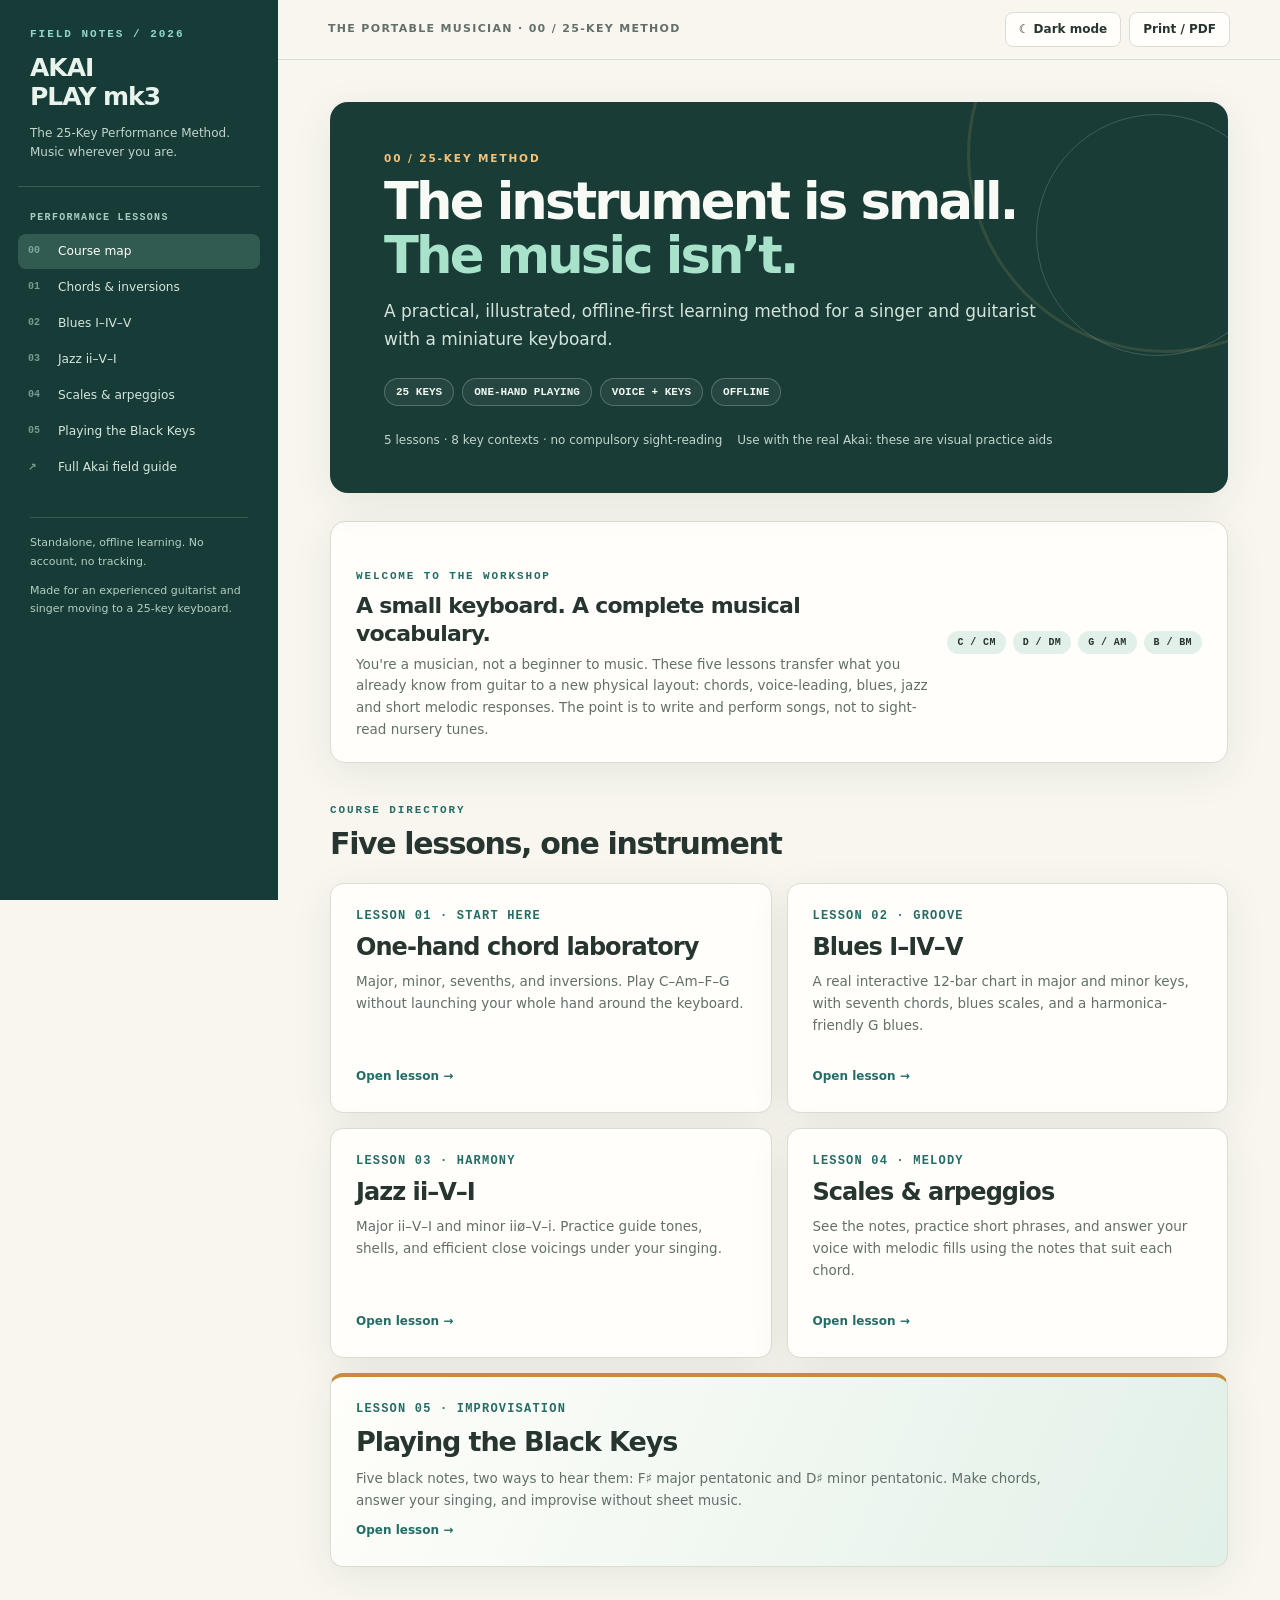
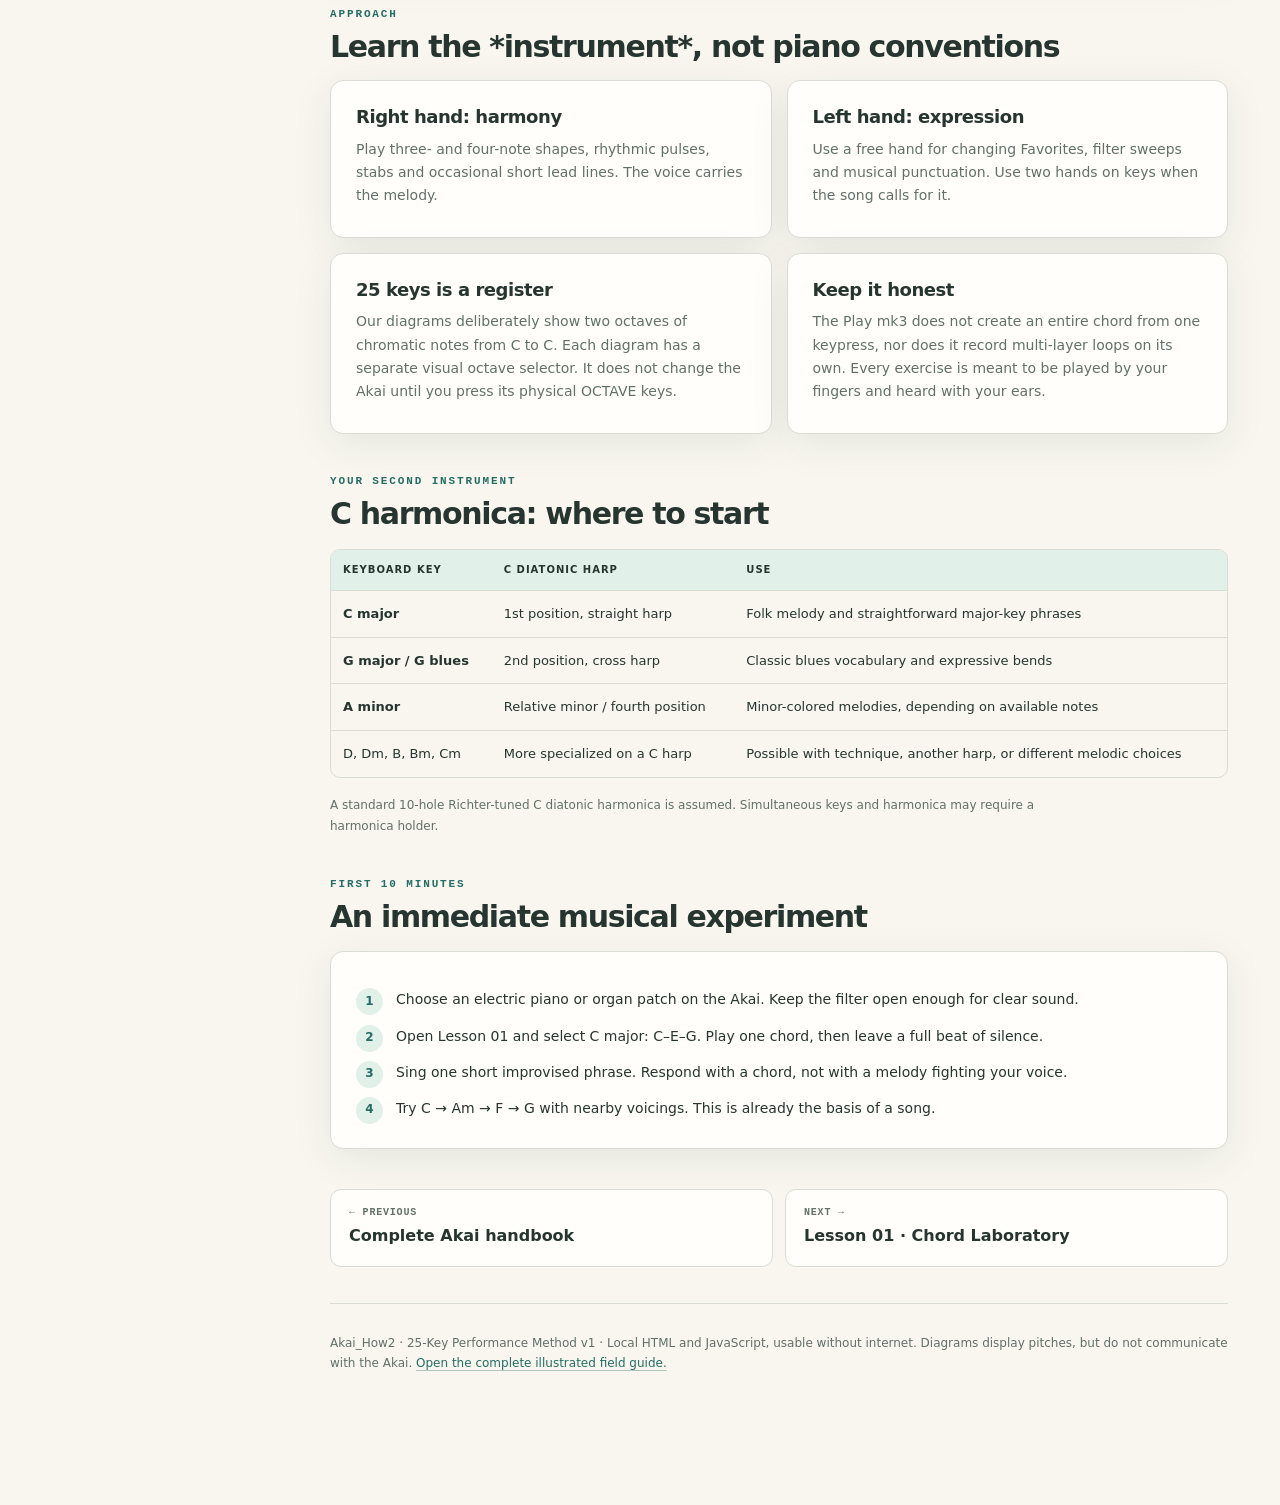
<file: index.html>
<!doctype html><html lang="en"><head><meta charset="utf-8"><meta name="viewport" content="width=device-width, initial-scale=1"><meta name="color-scheme" content="light dark"><meta name="description" content="Akai MPK Mini Play mk3 offline 25-key performance lessons for singers and guitarists: chords, blues, jazz, scales, arpeggios, pentatonic improvisation."><title>Akai 25-Key Performance Method | Chords, Blues and Jazz</title><link rel="stylesheet" href="lessons/assets/lessons.css"><link rel="stylesheet" href="lessons/assets/black-keys.css"></head>
<body data-page="index"><div class="page">
<aside class="side" id="side-nav" aria-label="Course navigation"><div class="brand"><div class="brand-label">FIELD NOTES / 2026</div><div class="brand-name">AKAI<br>PLAY mk3</div><p class="brand-desc">The 25-Key Performance Method.<br>Music wherever you are.</p></div><div class="site-nav-title">Performance lessons</div><nav class="nav-links"><a href="index.html"><span class="nav-num">00</span><span>Course map</span></a><a href="lessons/lesson_01_chord_laboratory.html"><span class="nav-num">01</span><span>Chords & inversions</span></a><a href="lessons/lesson_02_blues_lab.html"><span class="nav-num">02</span><span>Blues I–IV–V</span></a><a href="lessons/lesson_03_jazz_lab.html"><span class="nav-num">03</span><span>Jazz ii–V–I</span></a><a href="lessons/lesson_04_scales_arpeggios.html"><span class="nav-num">04</span><span>Scales & arpeggios</span></a><a href="lessons/lesson_05_playing_the_black_keys.html"><span class="nav-num">05</span><span>Playing the Black Keys</span></a><a href="akai_howto_v1_illustrated.html"><span class="nav-num">↗</span><span>Full Akai field guide</span></a></nav><div class="side-foot">Standalone, offline learning. No account, no tracking.<p>Made for an experienced guitarist and singer moving to a 25-key keyboard.</p></div></aside>
<div class="main"><div class="topbar"><div style="display:flex;align-items:center;gap:10px"><button class="small-btn menu-toggle" id="menu-toggle" aria-label="Open lesson menu" aria-expanded="false">☰ Lessons</button><span class="breadcrumb">THE PORTABLE MUSICIAN · 00 / 25-key method</span></div><div class="actions"><button class="small-btn" id="toggle-theme" type="button">☾ Dark mode</button><button class="small-btn" id="print-guide" type="button">Print / PDF</button></div></div>
<main class="paper"><header class="hero"><span class="eyebrow">00 / 25-key method</span><h1>The instrument is small.<br><em>The music isn’t.</em></h1><p>A practical, illustrated, offline-first learning method for a singer and guitarist with a miniature keyboard.</p><div class="hero-chips"><span>25 KEYS</span><span>ONE-HAND PLAYING</span><span>VOICE + KEYS</span><span>OFFLINE</span></div><div class="hero-footer"><span>5 lessons · 8 key contexts · no compulsory sight-reading</span><span>Use with the real Akai: these are visual practice aids</span></div></header>

<div class="course-lead"><div><div class="section-label">Welcome to the workshop</div><h2>A small keyboard. A complete musical vocabulary.</h2><p>You're a musician, not a beginner to music. These five lessons transfer what you already know from guitar to a new physical layout: chords, voice-leading, blues, jazz and short melodic responses. The point is to write and perform songs, not to sight-read nursery tunes.</p></div><div class="tag-stack"><span class="tag">C / Cm</span><span class="tag">D / Dm</span><span class="tag">G / Am</span><span class="tag">B / Bm</span></div></div>
<section class="lesson-section"><div class="section-label">Course directory</div><h2>Five lessons, one instrument</h2><div class="lessons-grid">
<a class="lesson-tile" href="lessons/lesson_01_chord_laboratory.html"><span class="ordinal">LESSON 01 · START HERE</span><h3>One-hand chord laboratory</h3><p>Major, minor, sevenths, and inversions. Play C–Am–F–G without launching your whole hand around the keyboard.</p><span class="arrow">Open lesson →</span></a>
<a class="lesson-tile" href="lessons/lesson_02_blues_lab.html"><span class="ordinal">LESSON 02 · GROOVE</span><h3>Blues I–IV–V</h3><p>A real interactive 12-bar chart in major and minor keys, with seventh chords, blues scales, and a harmonica-friendly G blues.</p><span class="arrow">Open lesson →</span></a>
<a class="lesson-tile" href="lessons/lesson_03_jazz_lab.html"><span class="ordinal">LESSON 03 · HARMONY</span><h3>Jazz ii–V–I</h3><p>Major ii–V–I and minor iiø–V–i. Practice guide tones, shells, and efficient close voicings under your singing.</p><span class="arrow">Open lesson →</span></a>
<a class="lesson-tile" href="lessons/lesson_04_scales_arpeggios.html"><span class="ordinal">LESSON 04 · MELODY</span><h3>Scales & arpeggios</h3><p>See the notes, practice short phrases, and answer your voice with melodic fills using the notes that suit each chord.</p><span class="arrow">Open lesson →</span></a>
<a class="lesson-tile black-keys-tile" href="lessons/lesson_05_playing_the_black_keys.html"><span class="ordinal">LESSON 05 · IMPROVISATION</span><h3>Playing the Black Keys</h3><p>Five black notes, two ways to hear them: F♯ major pentatonic and D♯ minor pentatonic. Make chords, answer your singing, and improvise without sheet music.</p><span class="arrow">Open lesson →</span></a>
</div></section>
<section class="lesson-section" ><div class="section-label">Approach</div><h2>Learn the *instrument*, not piano conventions</h2><div class="practice-grid-v2"><div class="section-card"><h3>Right hand: harmony</h3><p>Play three- and four-note shapes, rhythmic pulses, stabs and occasional short lead lines. The voice carries the melody.</p></div><div class="section-card"><h3>Left hand: expression</h3><p>Use a free hand for changing Favorites, filter sweeps and musical punctuation. Use two hands on keys when the song calls for it.</p></div><div class="section-card"><h3>25 keys is a register</h3><p>Our diagrams deliberately show two octaves of chromatic notes from C to C. Each diagram has a separate visual octave selector. It does not change the Akai until you press its physical OCTAVE keys.</p></div><div class="section-card"><h3>Keep it honest</h3><p>The Play mk3 does not create an entire chord from one keypress, nor does it record multi-layer loops on its own. Every exercise is meant to be played by your fingers and heard with your ears.</p></div></div></section><section class="lesson-section" ><div class="section-label">Your second instrument</div><h2>C harmonica: where to start</h2><div class="table-wrap"><table class="lesson-table"><thead><tr><th>Keyboard key</th><th>C diatonic harp</th><th>Use</th></tr></thead><tbody><tr><td><b>C major</b></td><td>1st position, straight harp</td><td>Folk melody and straightforward major-key phrases</td></tr><tr><td><b>G major / G blues</b></td><td>2nd position, cross harp</td><td>Classic blues vocabulary and expressive bends</td></tr><tr><td><b>A minor</b></td><td>Relative minor / fourth position</td><td>Minor-colored melodies, depending on available notes</td></tr><tr><td>D, Dm, B, Bm, Cm</td><td>More specialized on a C harp</td><td>Possible with technique, another harp, or different melodic choices</td></tr></tbody></table></div><p class="smallprint">A standard 10-hole Richter-tuned C diatonic harmonica is assumed. Simultaneous keys and harmonica may require a harmonica holder.</p></section><section class="lesson-section" ><div class="section-label">First 10 minutes</div><h2>An immediate musical experiment</h2><div class="section-card"><ol class="exercise-steps"><li>Choose an electric piano or organ patch on the Akai. Keep the filter open enough for clear sound.</li><li>Open Lesson 01 and select C major: C–E–G. Play one chord, then leave a full beat of silence.</li><li>Sing one short improvised phrase. Respond with a chord, not with a melody fighting your voice.</li><li>Try C → Am → F → G with nearby voicings. This is already the basis of a song.</li></ol></div></section><div class="chapter-pager"><a href="akai_howto_v1_illustrated.html"><small>← Previous</small>Complete Akai handbook</a><a href="lessons/lesson_01_chord_laboratory.html"><small>Next →</small>Lesson 01 · Chord Laboratory</a></div>
<footer class="footernote">Akai_How2 · 25-Key Performance Method v1 · Local HTML and JavaScript, usable without internet. Diagrams display pitches, but do not communicate with the Akai. <a href="akai_howto_v1_illustrated.html">Open the complete illustrated field guide.</a></footer></main></div></div>
<script src="lessons/assets/music-theory.js"></script><script src="lessons/assets/lessons.js"></script></body></html>
</file>
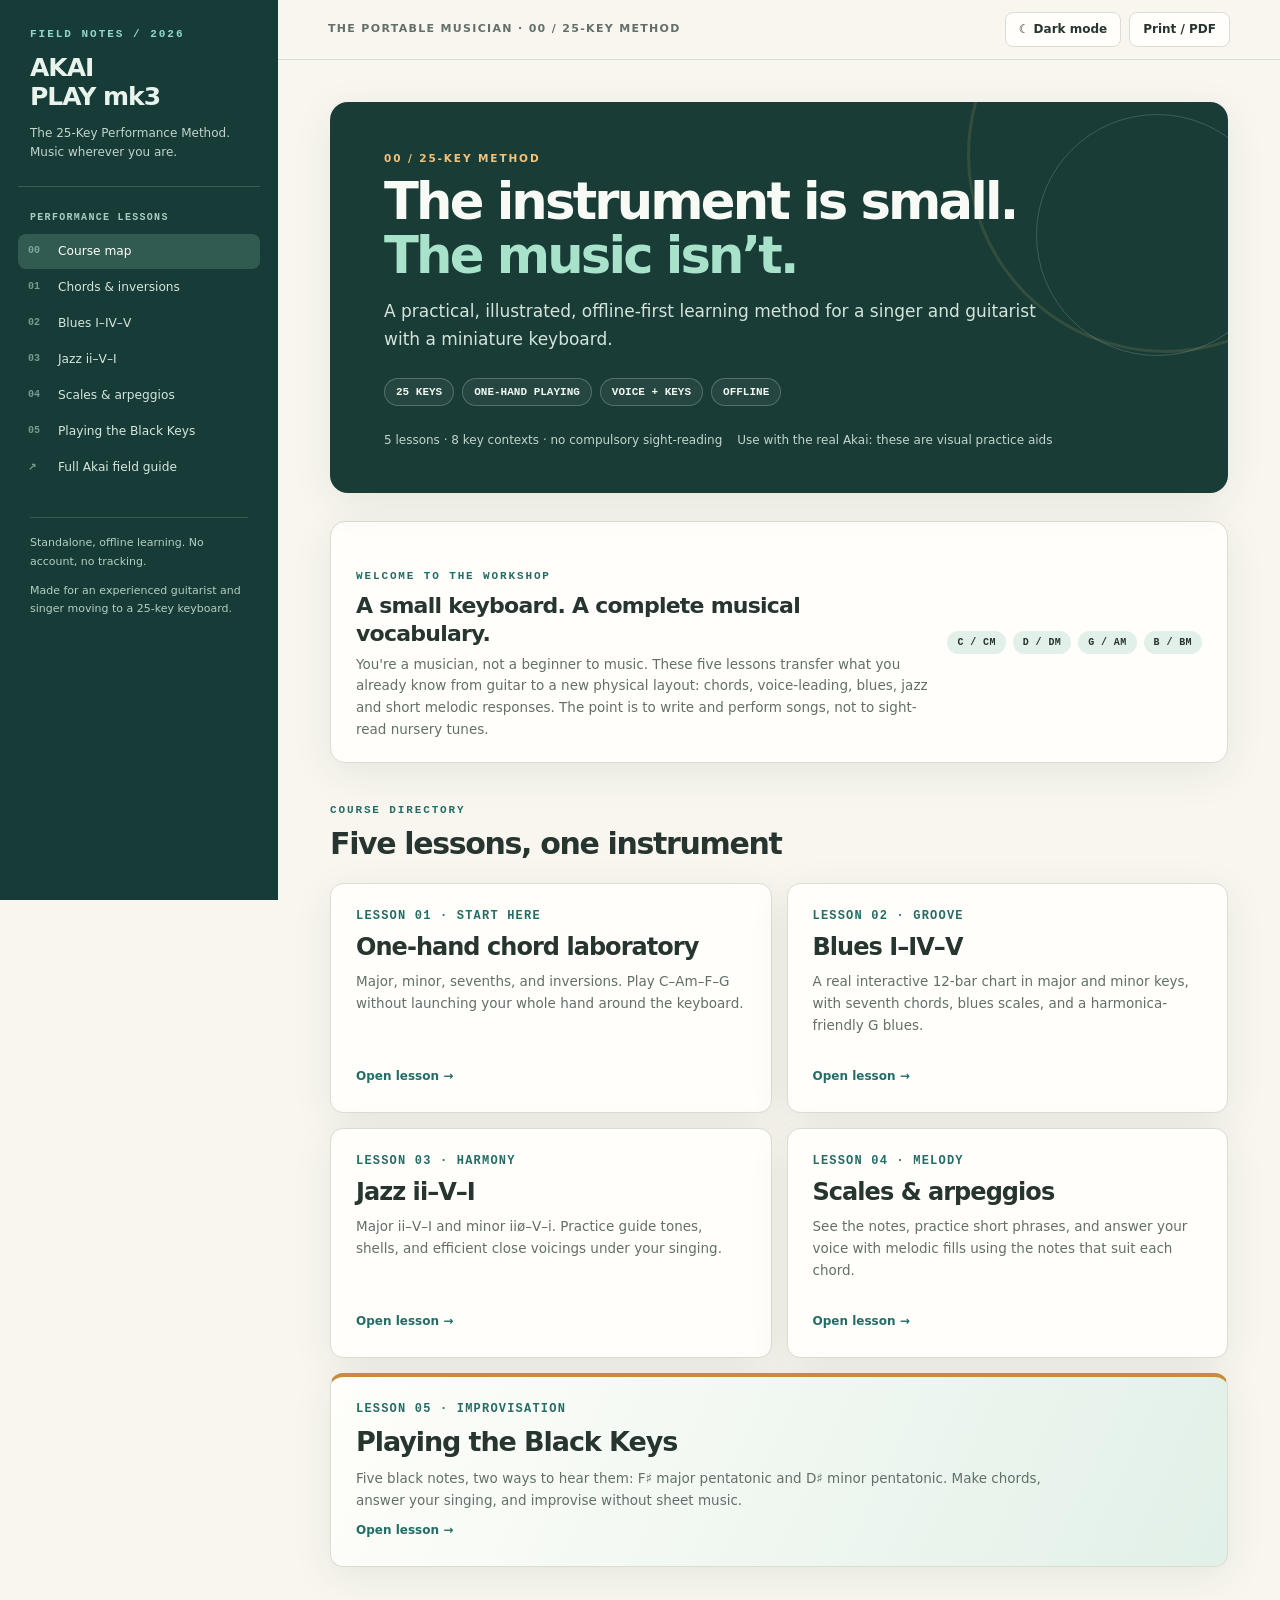
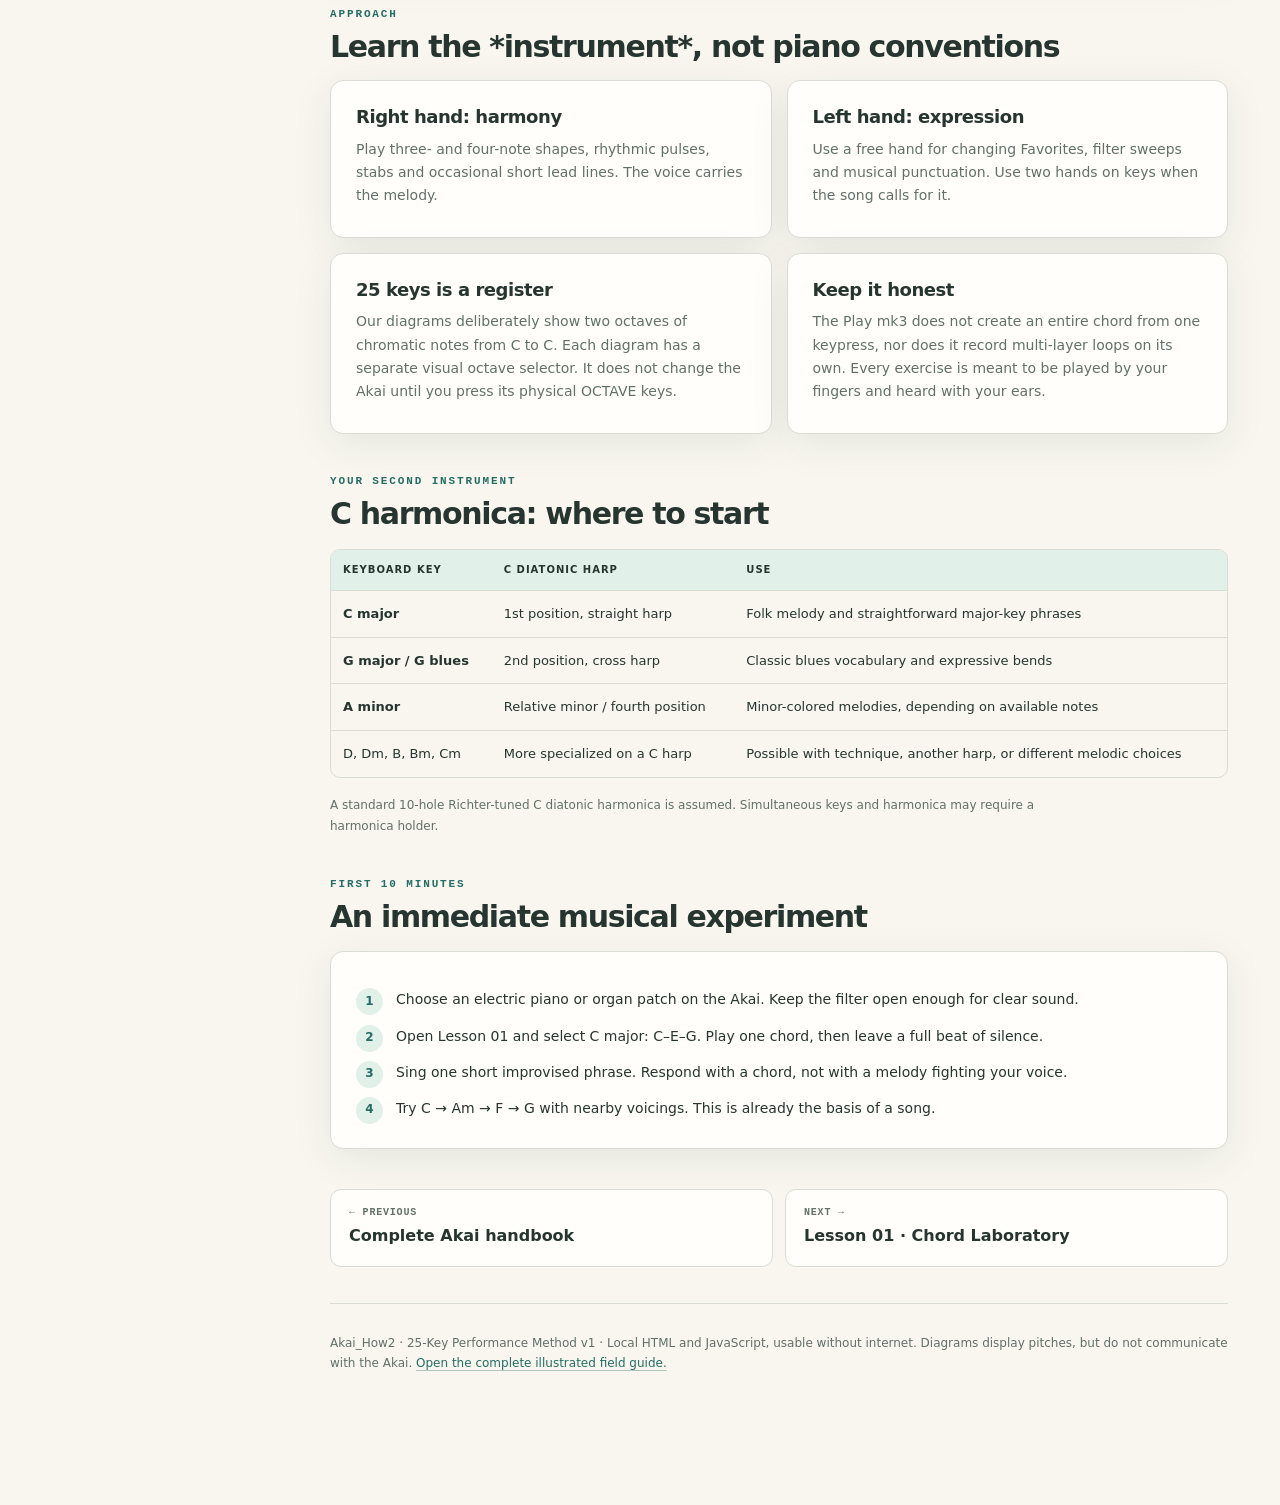
<file: lessons/index.html>
<!doctype html><html lang="en"><head><meta charset="utf-8"><meta name="viewport" content="width=device-width, initial-scale=1"><meta name="color-scheme" content="light dark"><meta name="description" content="Akai MPK Mini Play mk3 offline 25-key performance lessons for singers and guitarists: chords, blues, jazz, scales, arpeggios, pentatonic improvisation."><title>Course overview | Akai 25-Key Performance Method</title><link rel="stylesheet" href="assets/lessons.css"><link rel="stylesheet" href="assets/black-keys.css"></head>
<body data-page="index"><div class="page">
<aside class="side" id="side-nav" aria-label="Course navigation"><div class="brand"><div class="brand-label">FIELD NOTES / 2026</div><div class="brand-name">AKAI<br>PLAY mk3</div><p class="brand-desc">The 25-Key Performance Method.<br>Music wherever you are.</p></div><div class="site-nav-title">Performance lessons</div><nav class="nav-links"><a href="index.html"><span class="nav-num">00</span><span>Course map</span></a><a href="lesson_01_chord_laboratory.html"><span class="nav-num">01</span><span>Chords & inversions</span></a><a href="lesson_02_blues_lab.html"><span class="nav-num">02</span><span>Blues I–IV–V</span></a><a href="lesson_03_jazz_lab.html"><span class="nav-num">03</span><span>Jazz ii–V–I</span></a><a href="lesson_04_scales_arpeggios.html"><span class="nav-num">04</span><span>Scales & arpeggios</span></a><a href="lesson_05_playing_the_black_keys.html"><span class="nav-num">05</span><span>Playing the Black Keys</span></a><a href="../akai_howto_v1_illustrated.html"><span class="nav-num">↗</span><span>Full Akai field guide</span></a></nav><div class="side-foot">Standalone, offline learning. No account, no tracking.<p>Made for an experienced guitarist and singer moving to a 25-key keyboard.</p></div></aside>
<div class="main"><div class="topbar"><div style="display:flex;align-items:center;gap:10px"><button class="small-btn menu-toggle" id="menu-toggle" aria-label="Open lesson menu" aria-expanded="false">☰ Lessons</button><span class="breadcrumb">THE PORTABLE MUSICIAN · 00 / 25-key method</span></div><div class="actions"><button class="small-btn" id="toggle-theme" type="button">☾ Dark mode</button><button class="small-btn" id="print-guide" type="button">Print / PDF</button></div></div>
<main class="paper"><header class="hero"><span class="eyebrow">00 / 25-key method</span><h1>The instrument is small.<br><em>The music isn’t.</em></h1><p>A practical, illustrated, offline-first learning method for a singer and guitarist with a miniature keyboard.</p><div class="hero-chips"><span>25 KEYS</span><span>ONE-HAND PLAYING</span><span>VOICE + KEYS</span><span>OFFLINE</span></div><div class="hero-footer"><span>5 lessons · 8 key contexts · no compulsory sight-reading</span><span>Use with the real Akai: these are visual practice aids</span></div></header>

<div class="course-lead"><div><div class="section-label">Welcome to the workshop</div><h2>A small keyboard. A complete musical vocabulary.</h2><p>You're a musician, not a beginner to music. These five lessons transfer what you already know from guitar to a new physical layout: chords, voice-leading, blues, jazz and short melodic responses. The point is to write and perform songs, not to sight-read nursery tunes.</p></div><div class="tag-stack"><span class="tag">C / Cm</span><span class="tag">D / Dm</span><span class="tag">G / Am</span><span class="tag">B / Bm</span></div></div>
<section class="lesson-section"><div class="section-label">Course directory</div><h2>Five lessons, one instrument</h2><div class="lessons-grid">
<a class="lesson-tile" href="lesson_01_chord_laboratory.html"><span class="ordinal">LESSON 01 · START HERE</span><h3>One-hand chord laboratory</h3><p>Major, minor, sevenths, and inversions. Play C–Am–F–G without launching your whole hand around the keyboard.</p><span class="arrow">Open lesson →</span></a>
<a class="lesson-tile" href="lesson_02_blues_lab.html"><span class="ordinal">LESSON 02 · GROOVE</span><h3>Blues I–IV–V</h3><p>A real interactive 12-bar chart in major and minor keys, with seventh chords, blues scales, and a harmonica-friendly G blues.</p><span class="arrow">Open lesson →</span></a>
<a class="lesson-tile" href="lesson_03_jazz_lab.html"><span class="ordinal">LESSON 03 · HARMONY</span><h3>Jazz ii–V–I</h3><p>Major ii–V–I and minor iiø–V–i. Practice guide tones, shells, and efficient close voicings under your singing.</p><span class="arrow">Open lesson →</span></a>
<a class="lesson-tile" href="lesson_04_scales_arpeggios.html"><span class="ordinal">LESSON 04 · MELODY</span><h3>Scales & arpeggios</h3><p>See the notes, practice short phrases, and answer your voice with melodic fills using the notes that suit each chord.</p><span class="arrow">Open lesson →</span></a>
<a class="lesson-tile black-keys-tile" href="lesson_05_playing_the_black_keys.html"><span class="ordinal">LESSON 05 · IMPROVISATION</span><h3>Playing the Black Keys</h3><p>Five black notes, two ways to hear them: F♯ major pentatonic and D♯ minor pentatonic. Make chords, answer your singing, and improvise without sheet music.</p><span class="arrow">Open lesson →</span></a>
</div></section>
<section class="lesson-section" ><div class="section-label">Approach</div><h2>Learn the *instrument*, not piano conventions</h2><div class="practice-grid-v2"><div class="section-card"><h3>Right hand: harmony</h3><p>Play three- and four-note shapes, rhythmic pulses, stabs and occasional short lead lines. The voice carries the melody.</p></div><div class="section-card"><h3>Left hand: expression</h3><p>Use a free hand for changing Favorites, filter sweeps and musical punctuation. Use two hands on keys when the song calls for it.</p></div><div class="section-card"><h3>25 keys is a register</h3><p>Our diagrams deliberately show two octaves of chromatic notes from C to C. Each diagram has a separate visual octave selector. It does not change the Akai until you press its physical OCTAVE keys.</p></div><div class="section-card"><h3>Keep it honest</h3><p>The Play mk3 does not create an entire chord from one keypress, nor does it record multi-layer loops on its own. Every exercise is meant to be played by your fingers and heard with your ears.</p></div></div></section><section class="lesson-section" ><div class="section-label">Your second instrument</div><h2>C harmonica: where to start</h2><div class="table-wrap"><table class="lesson-table"><thead><tr><th>Keyboard key</th><th>C diatonic harp</th><th>Use</th></tr></thead><tbody><tr><td><b>C major</b></td><td>1st position, straight harp</td><td>Folk melody and straightforward major-key phrases</td></tr><tr><td><b>G major / G blues</b></td><td>2nd position, cross harp</td><td>Classic blues vocabulary and expressive bends</td></tr><tr><td><b>A minor</b></td><td>Relative minor / fourth position</td><td>Minor-colored melodies, depending on available notes</td></tr><tr><td>D, Dm, B, Bm, Cm</td><td>More specialized on a C harp</td><td>Possible with technique, another harp, or different melodic choices</td></tr></tbody></table></div><p class="smallprint">A standard 10-hole Richter-tuned C diatonic harmonica is assumed. Simultaneous keys and harmonica may require a harmonica holder.</p></section><section class="lesson-section" ><div class="section-label">First 10 minutes</div><h2>An immediate musical experiment</h2><div class="section-card"><ol class="exercise-steps"><li>Choose an electric piano or organ patch on the Akai. Keep the filter open enough for clear sound.</li><li>Open Lesson 01 and select C major: C–E–G. Play one chord, then leave a full beat of silence.</li><li>Sing one short improvised phrase. Respond with a chord, not with a melody fighting your voice.</li><li>Try C → Am → F → G with nearby voicings. This is already the basis of a song.</li></ol></div></section><div class="chapter-pager"><a href="../akai_howto_v1_illustrated.html"><small>← Previous</small>Complete Akai handbook</a><a href="lesson_01_chord_laboratory.html"><small>Next →</small>Lesson 01 · Chord Laboratory</a></div>
<footer class="footernote">Akai_How2 · 25-Key Performance Method v1 · Local HTML and JavaScript, usable without internet. Diagrams display pitches, but do not communicate with the Akai. <a href="../akai_howto_v1_illustrated.html">Open the complete illustrated field guide.</a></footer></main></div></div>
<script src="assets/music-theory.js"></script><script src="assets/lessons.js"></script></body></html>
</file>
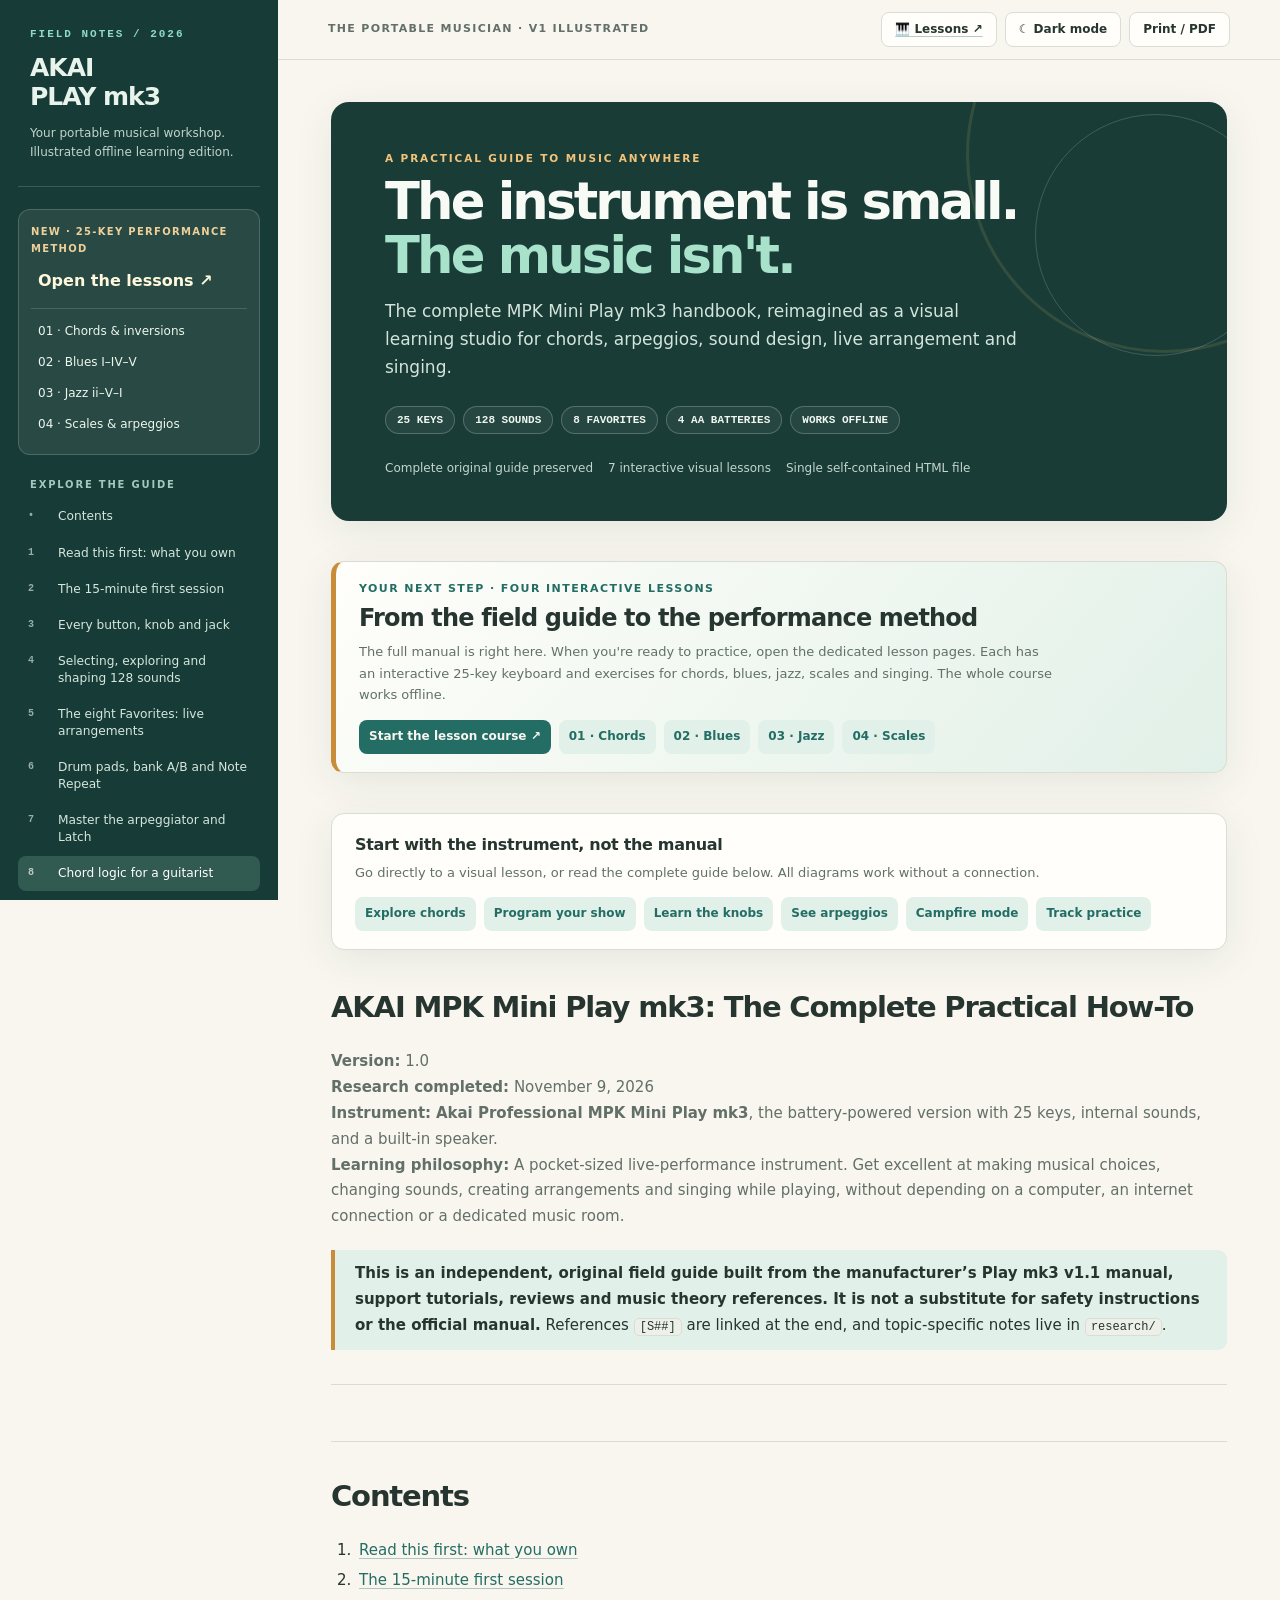
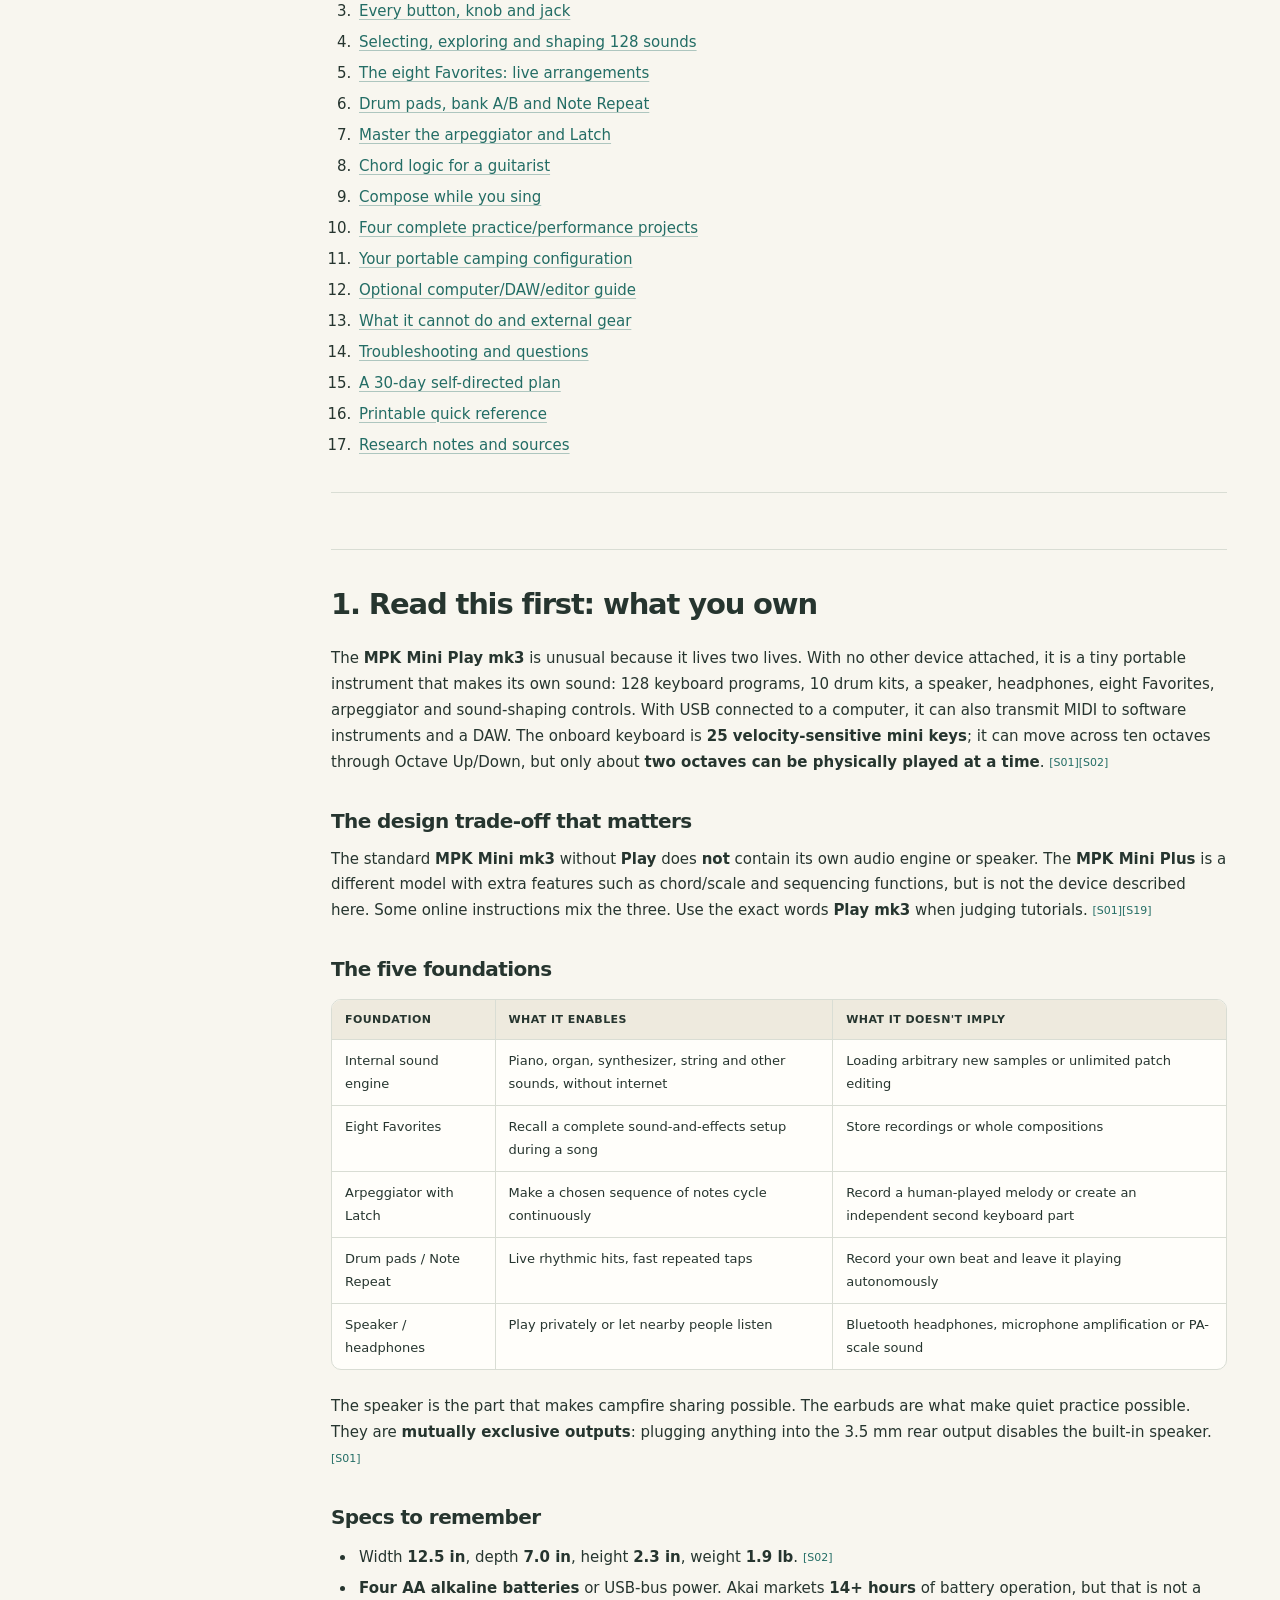
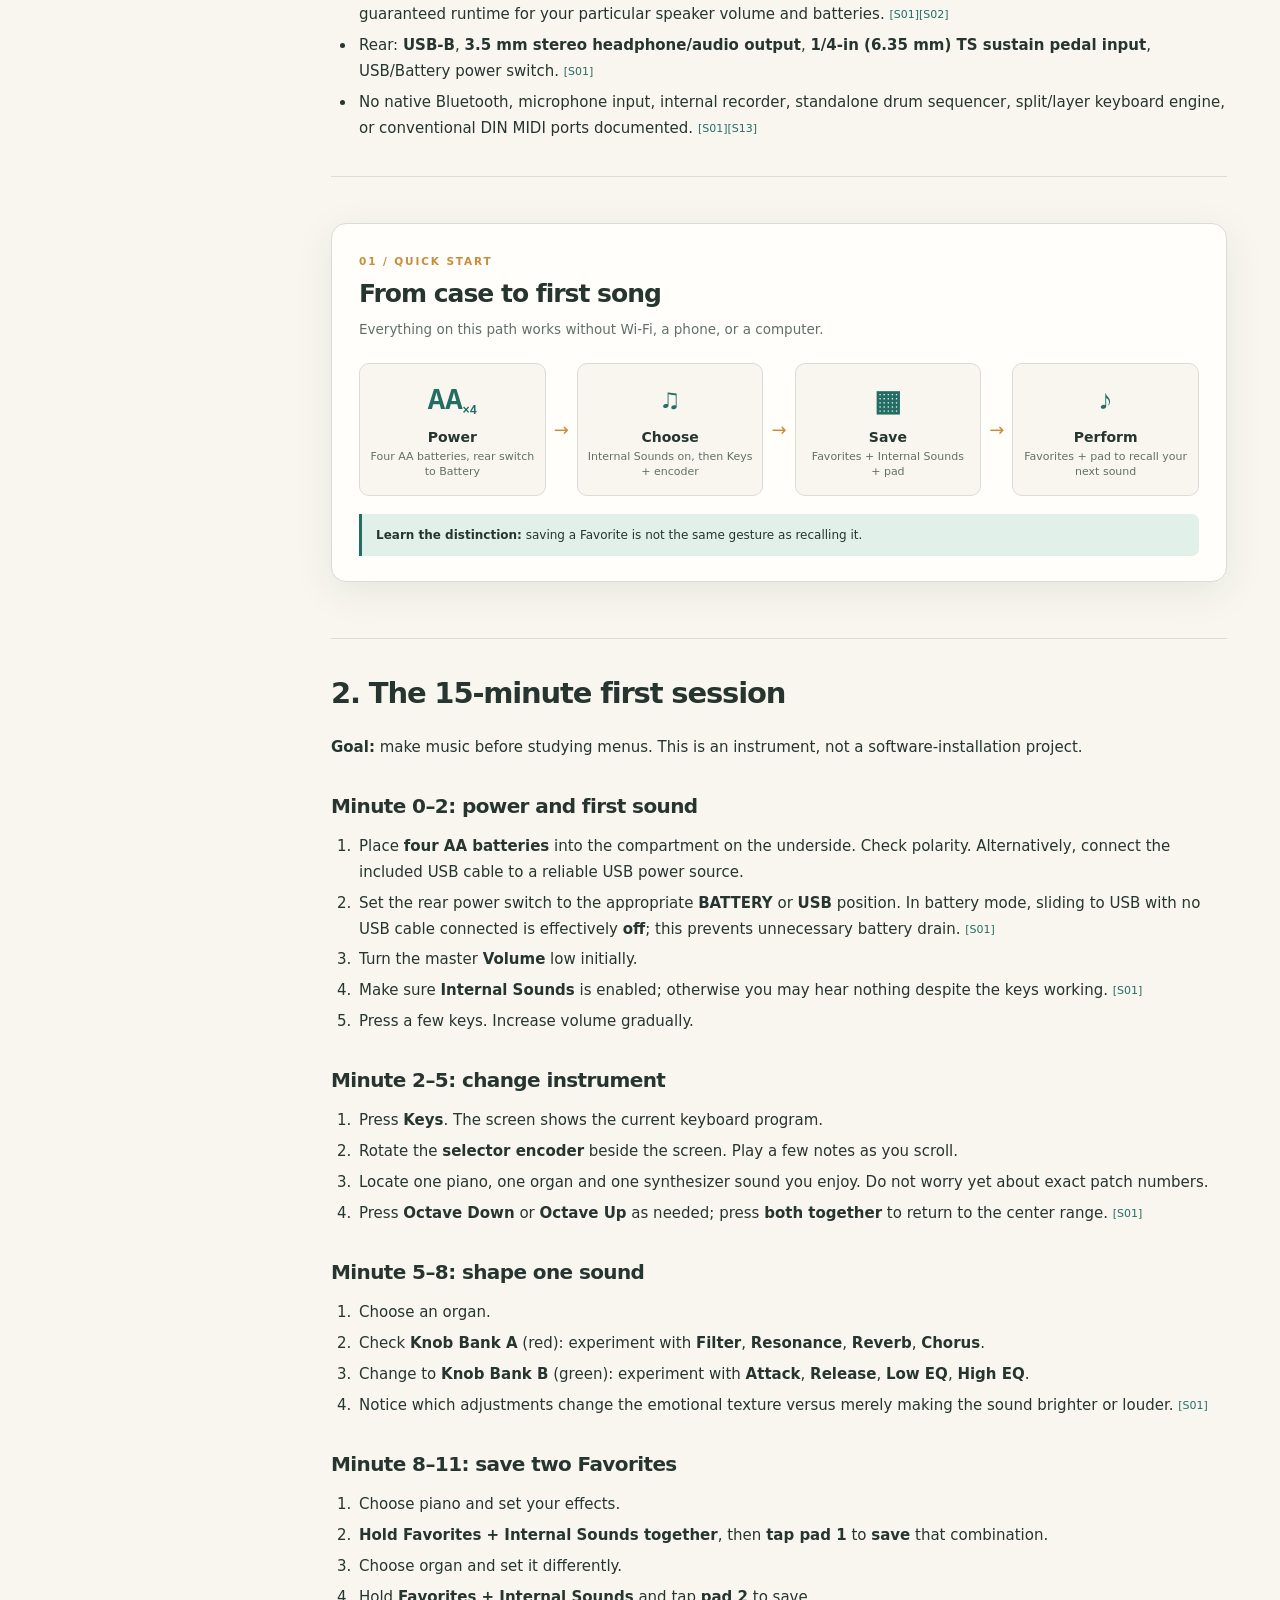
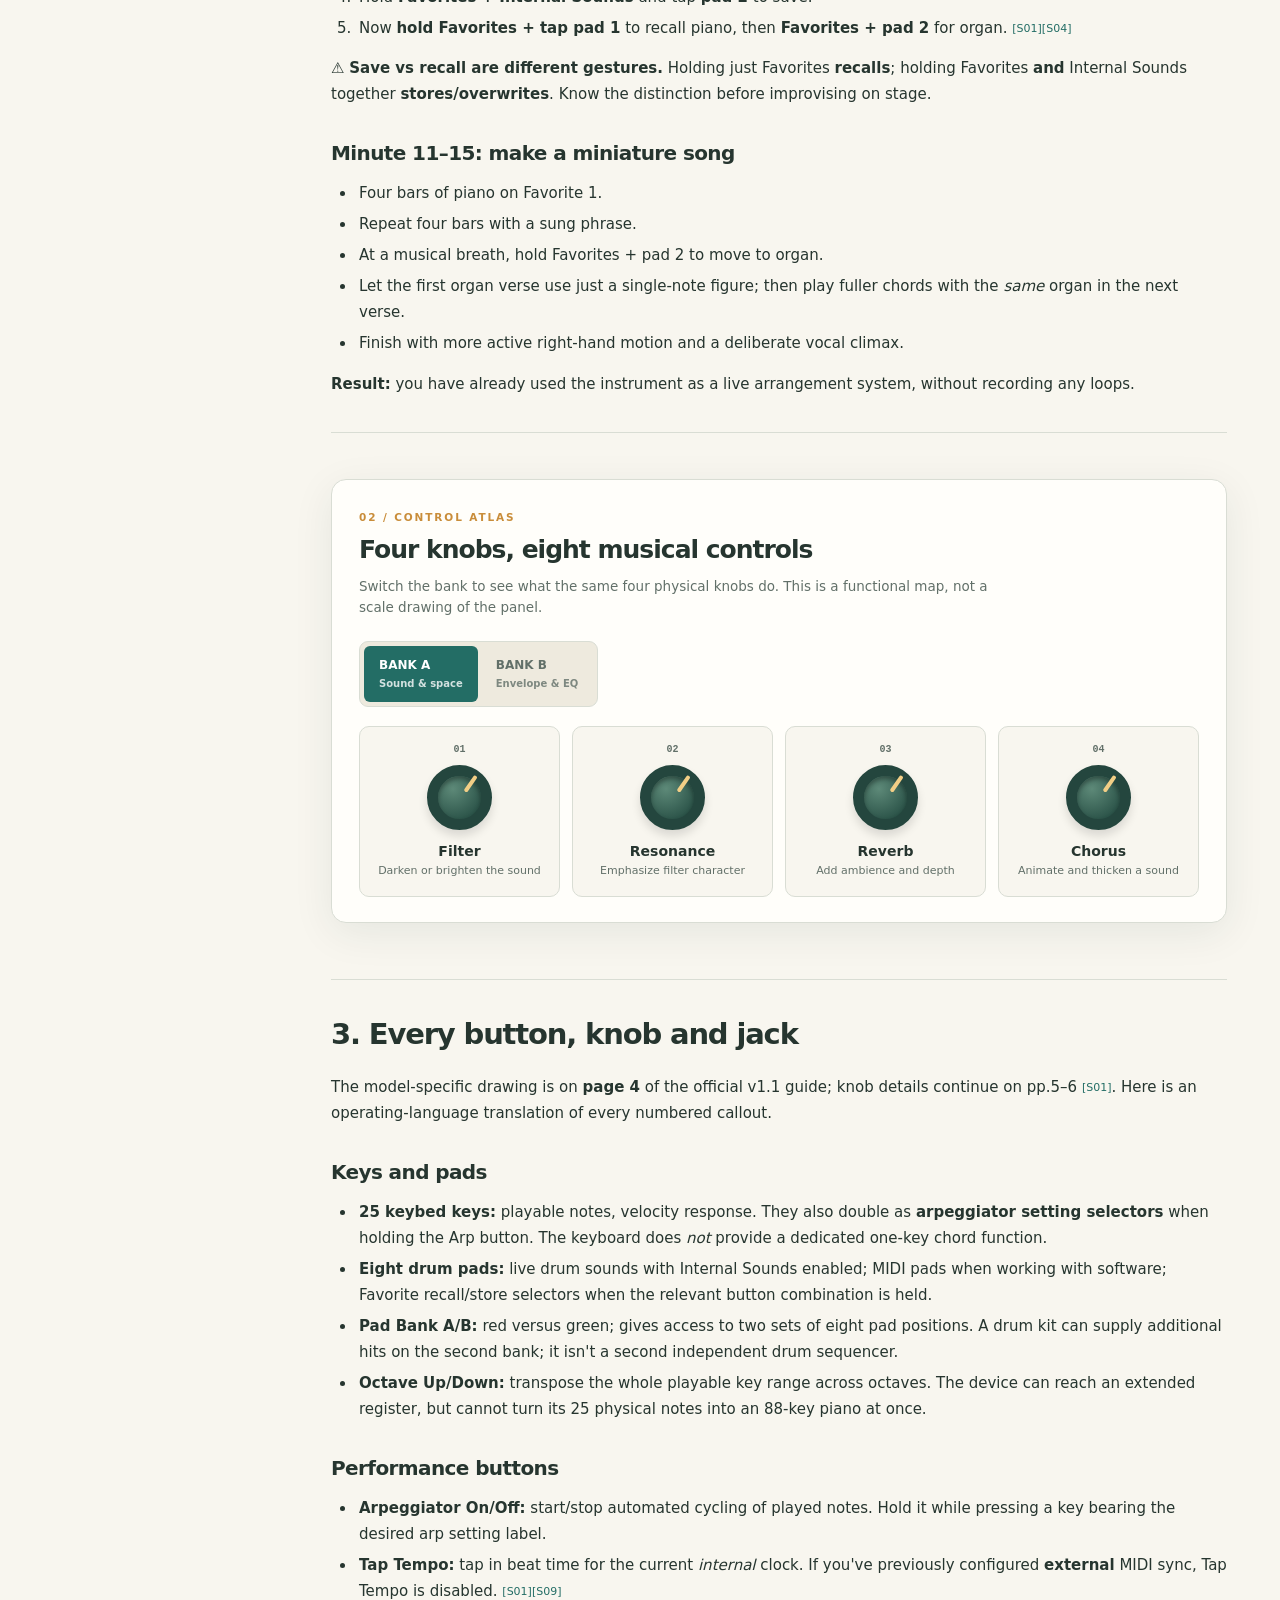
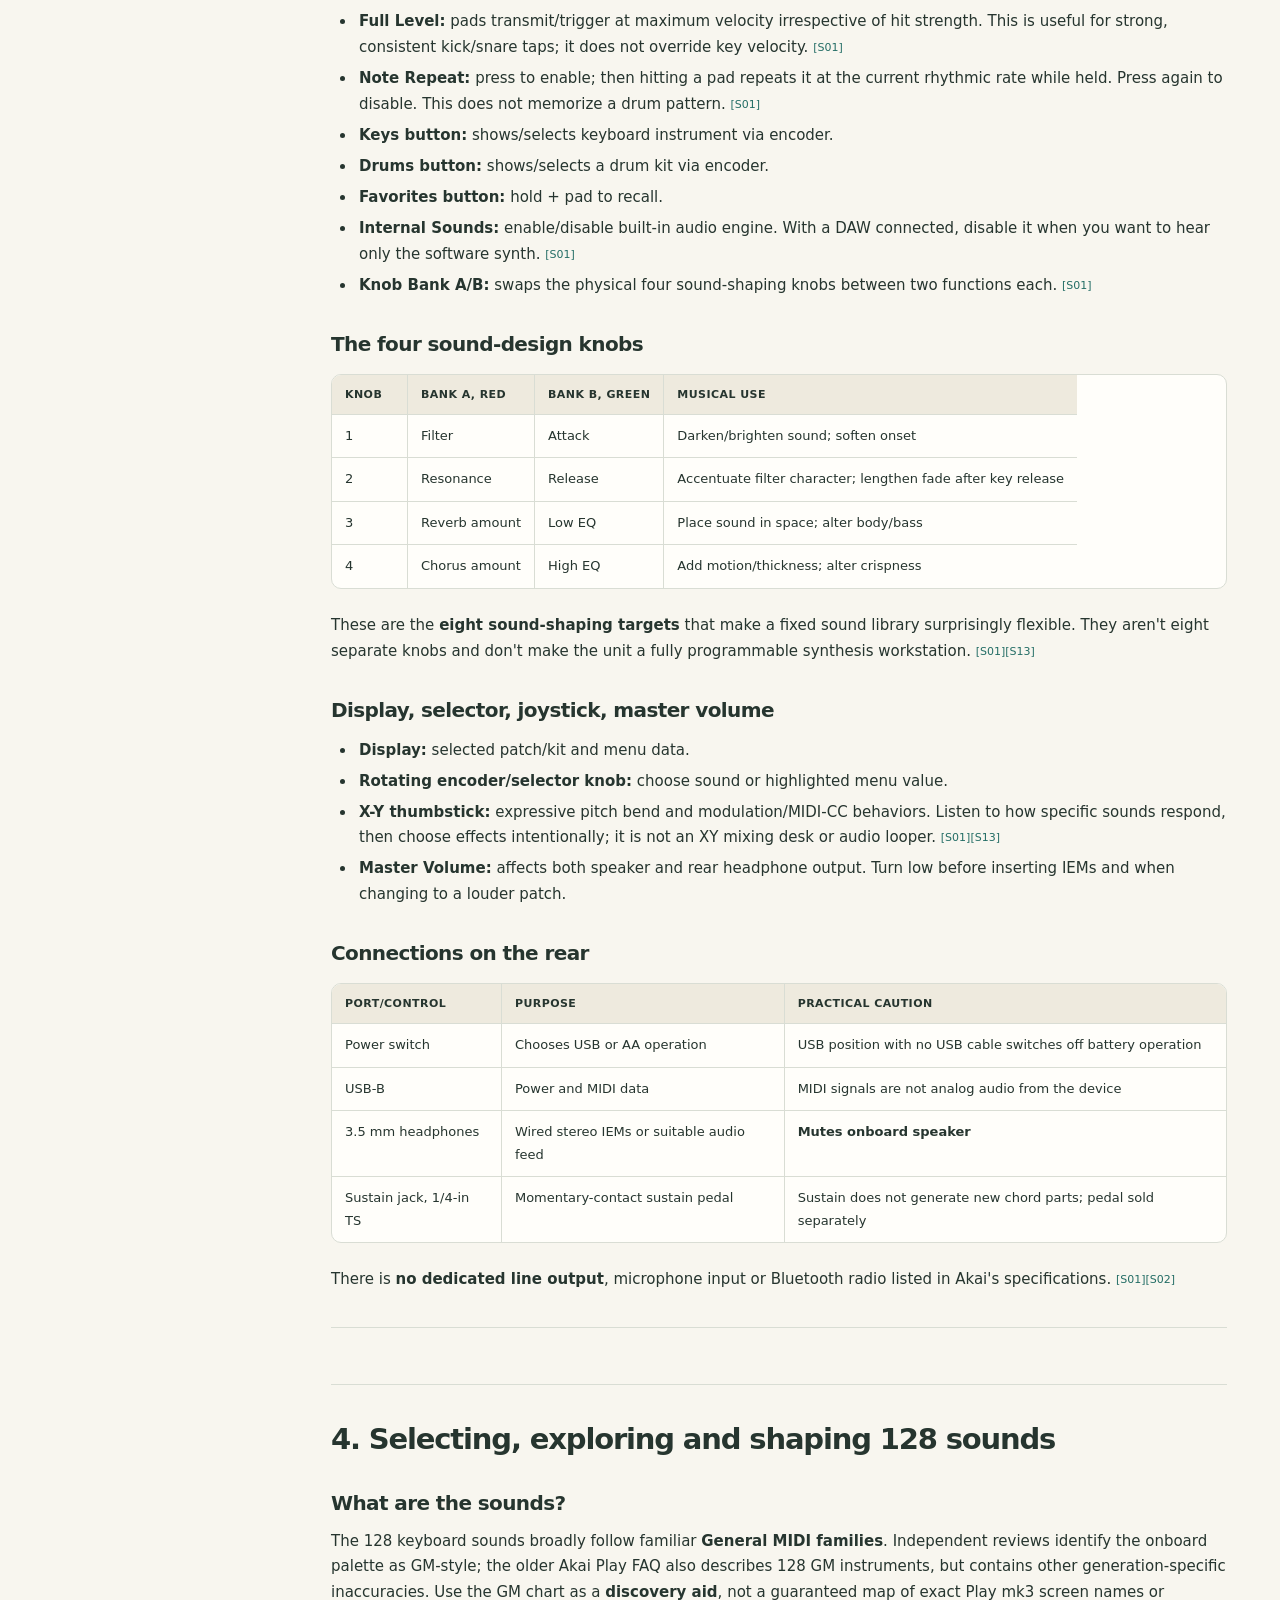
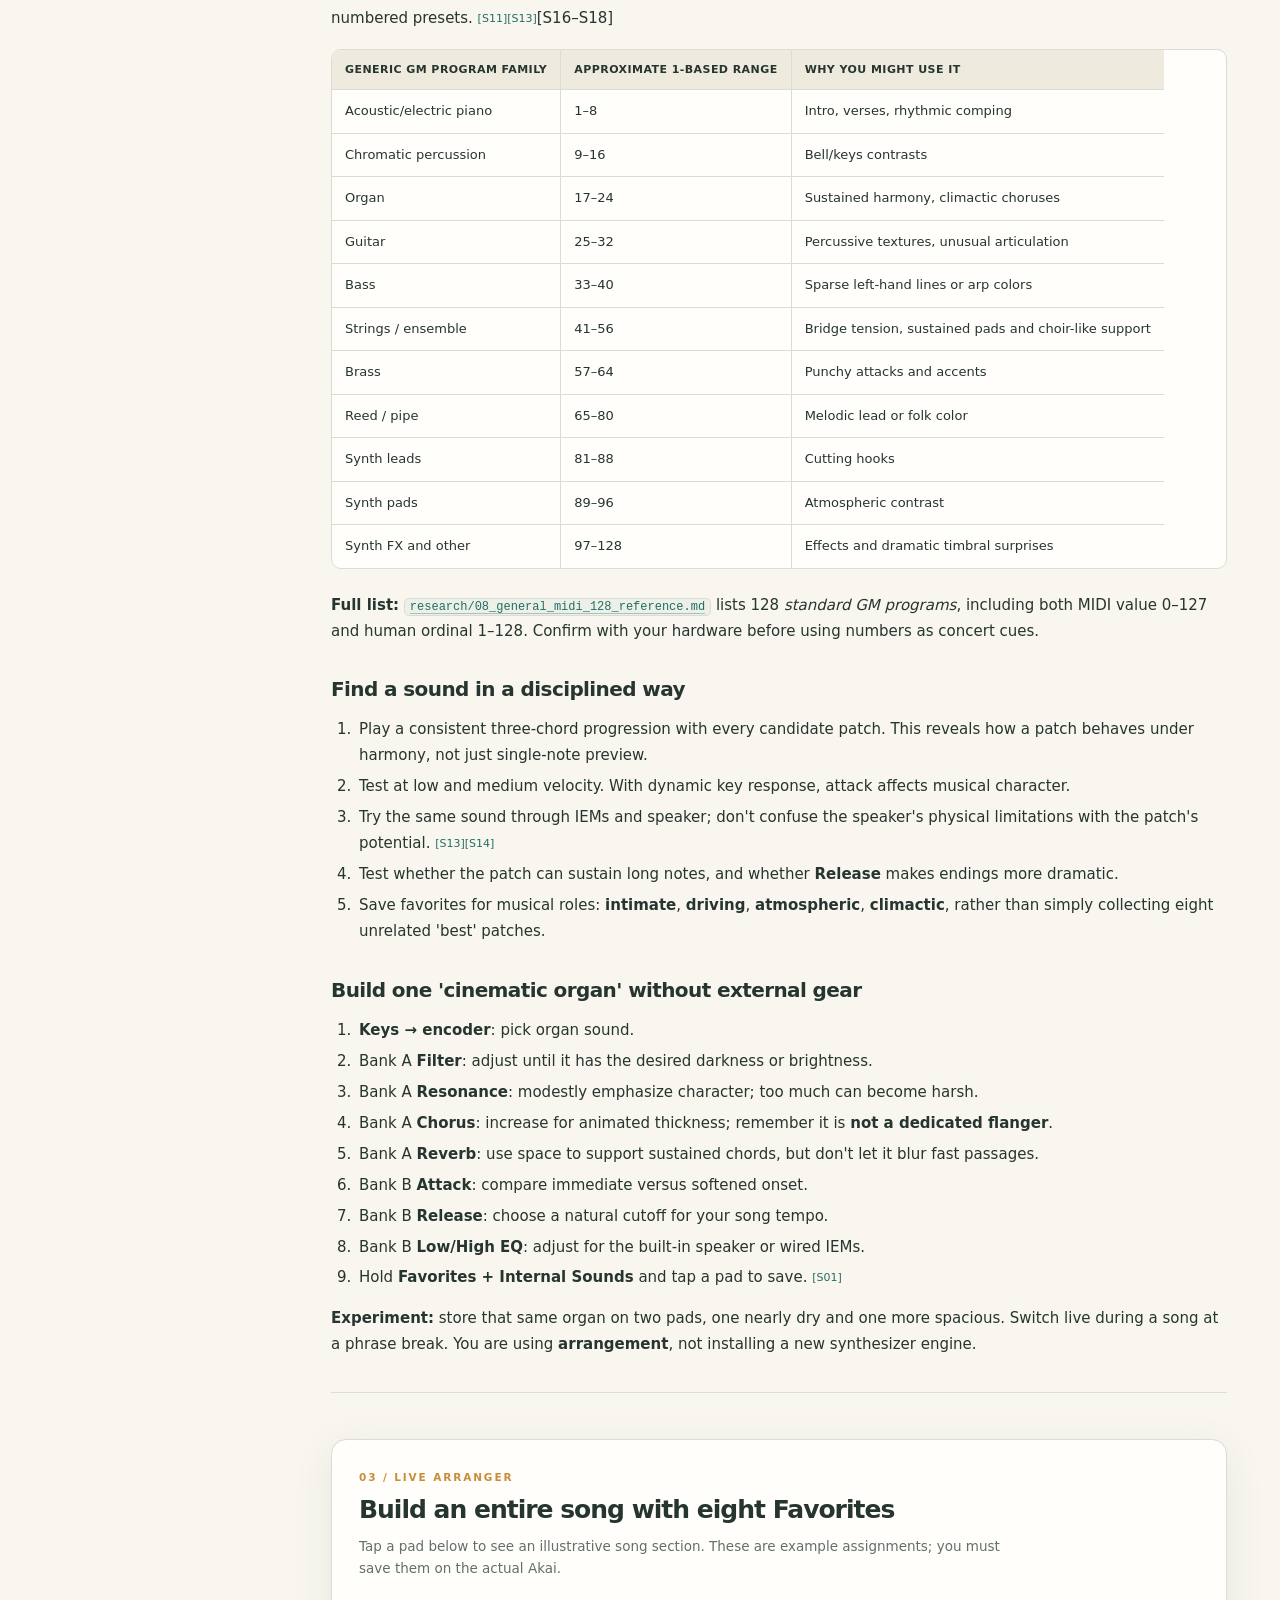
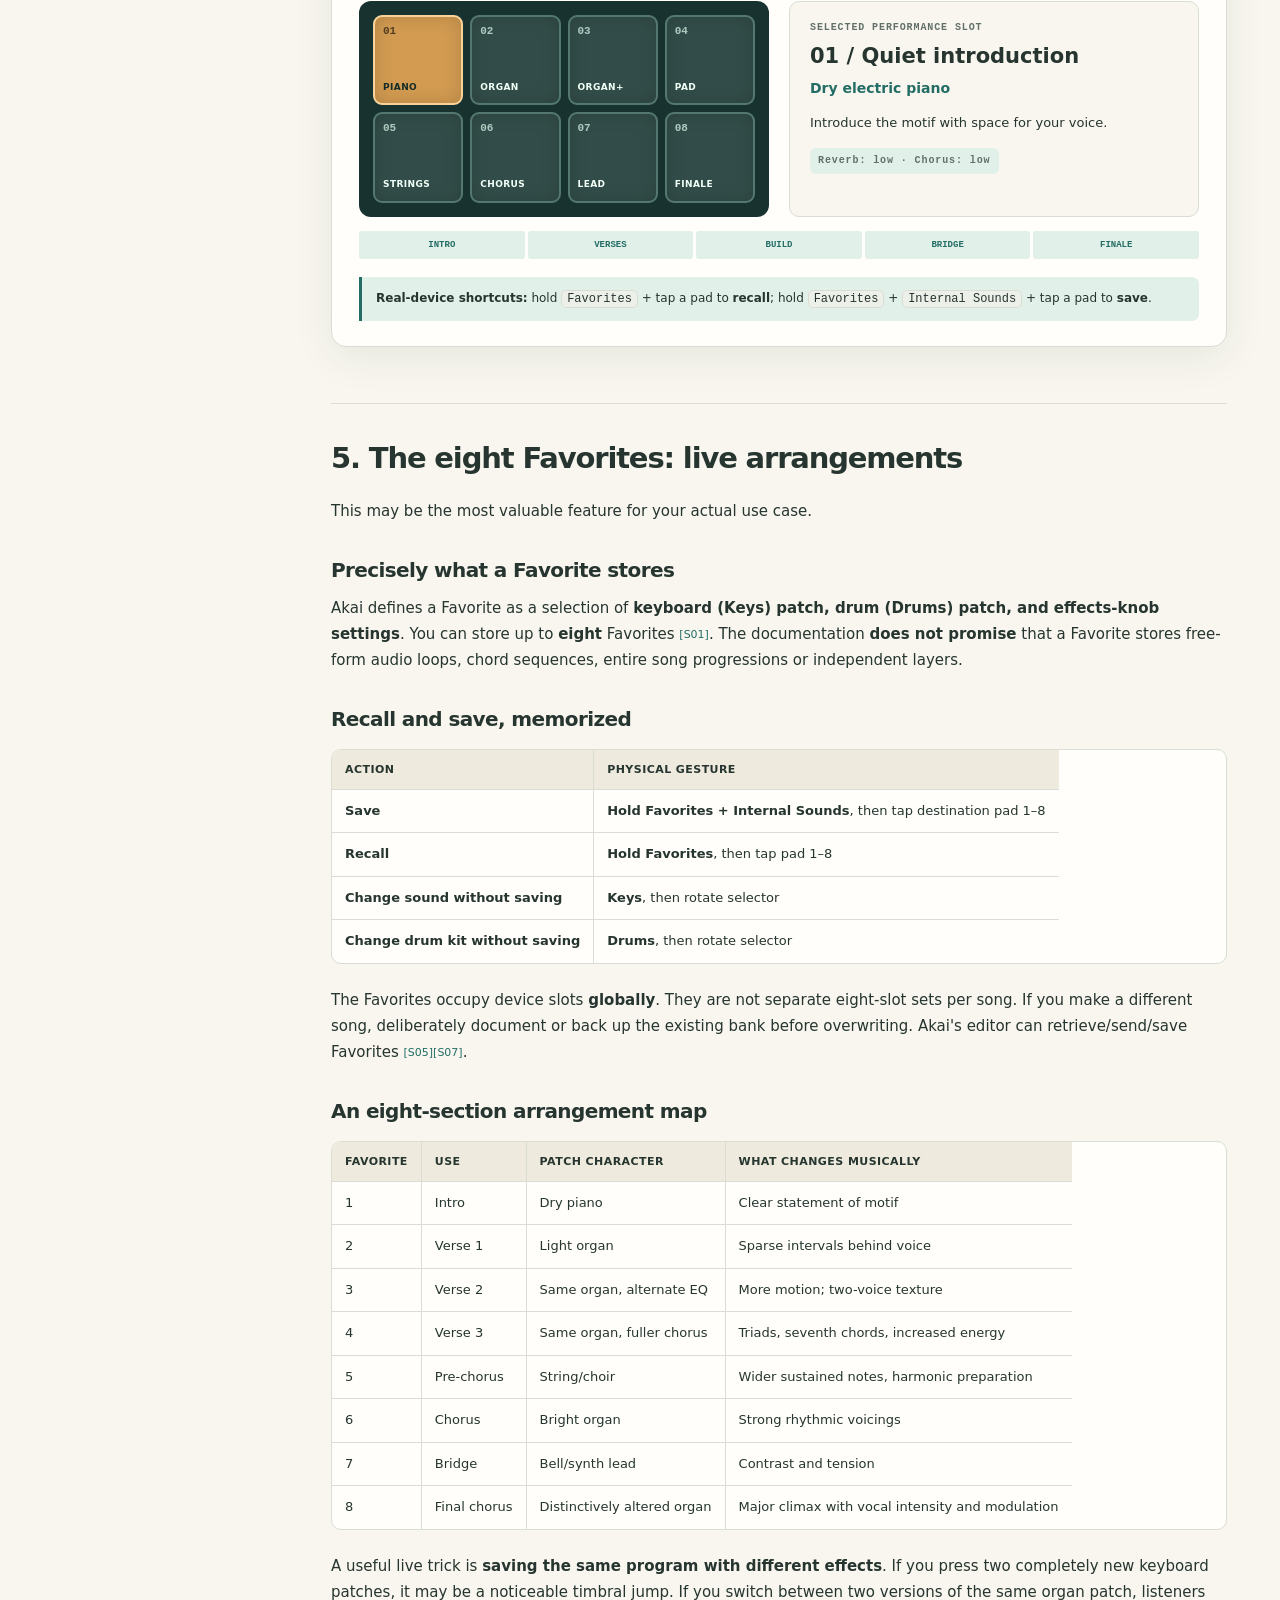
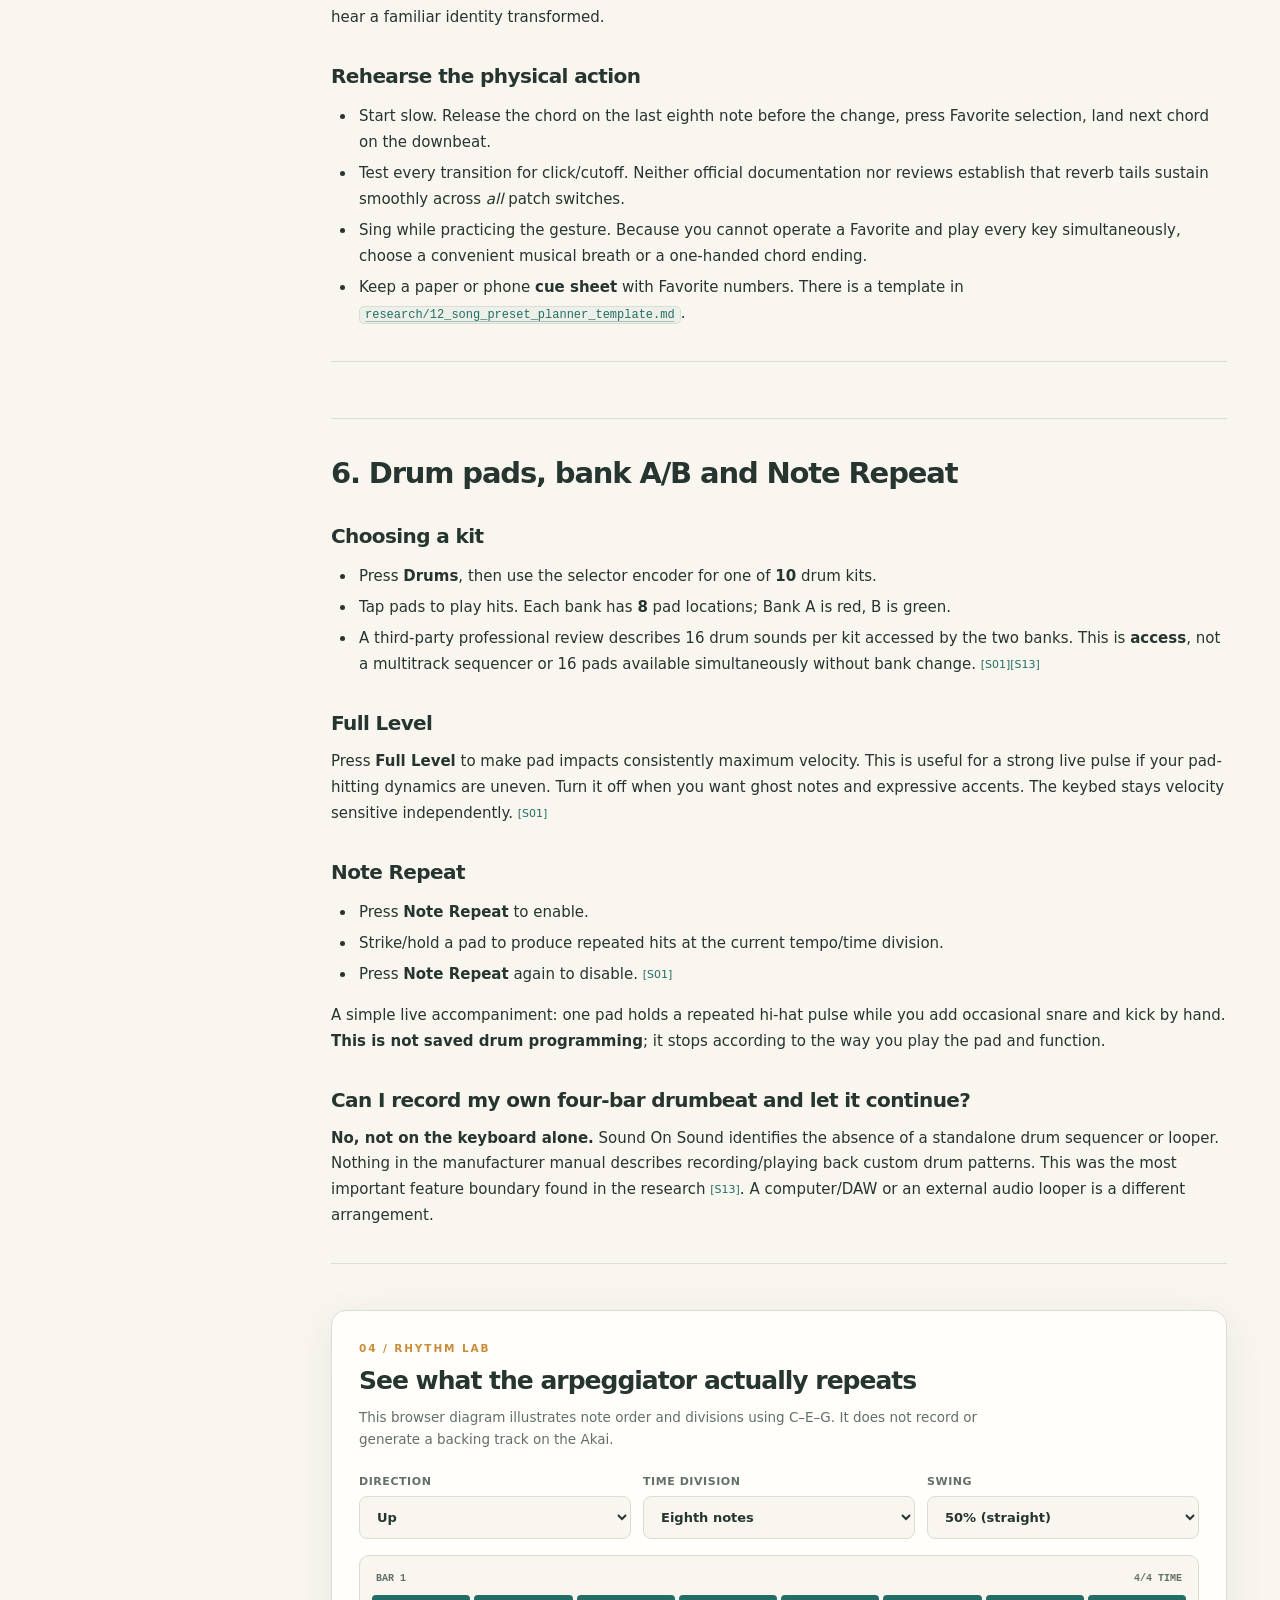
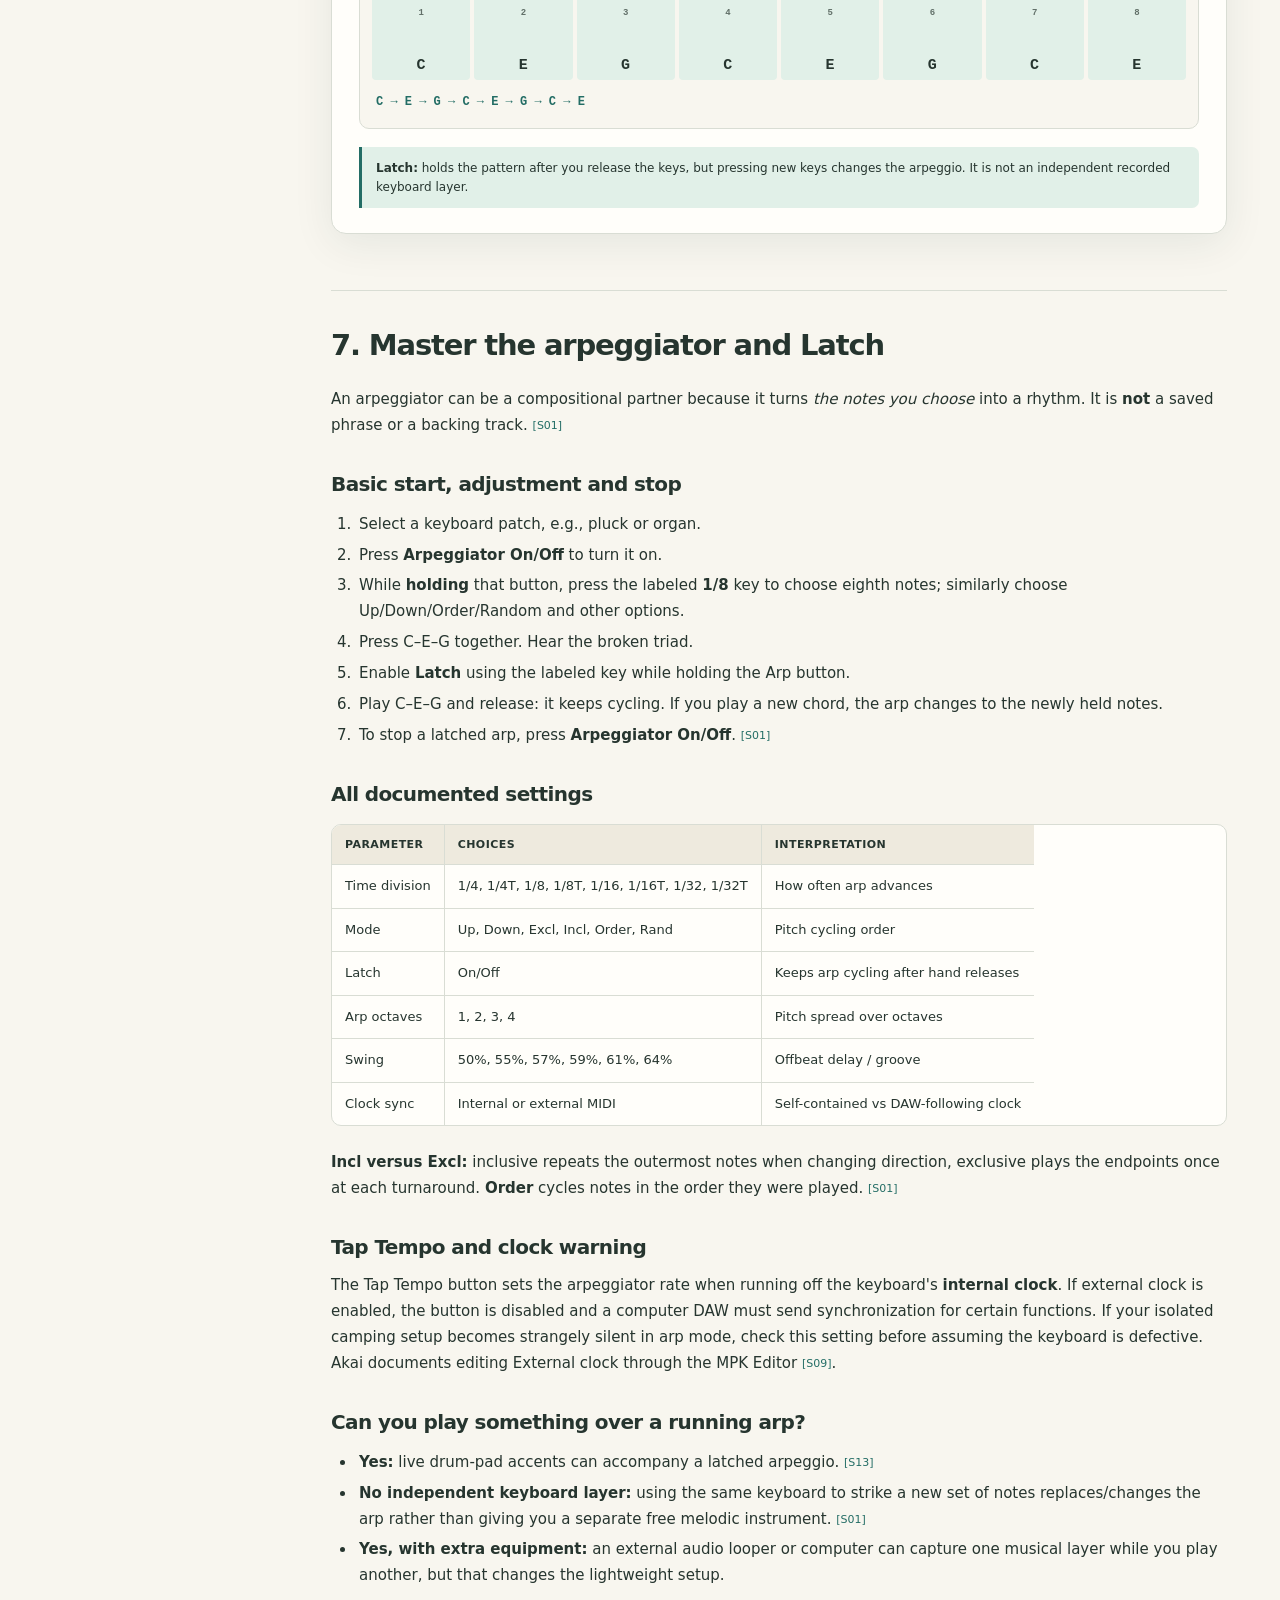
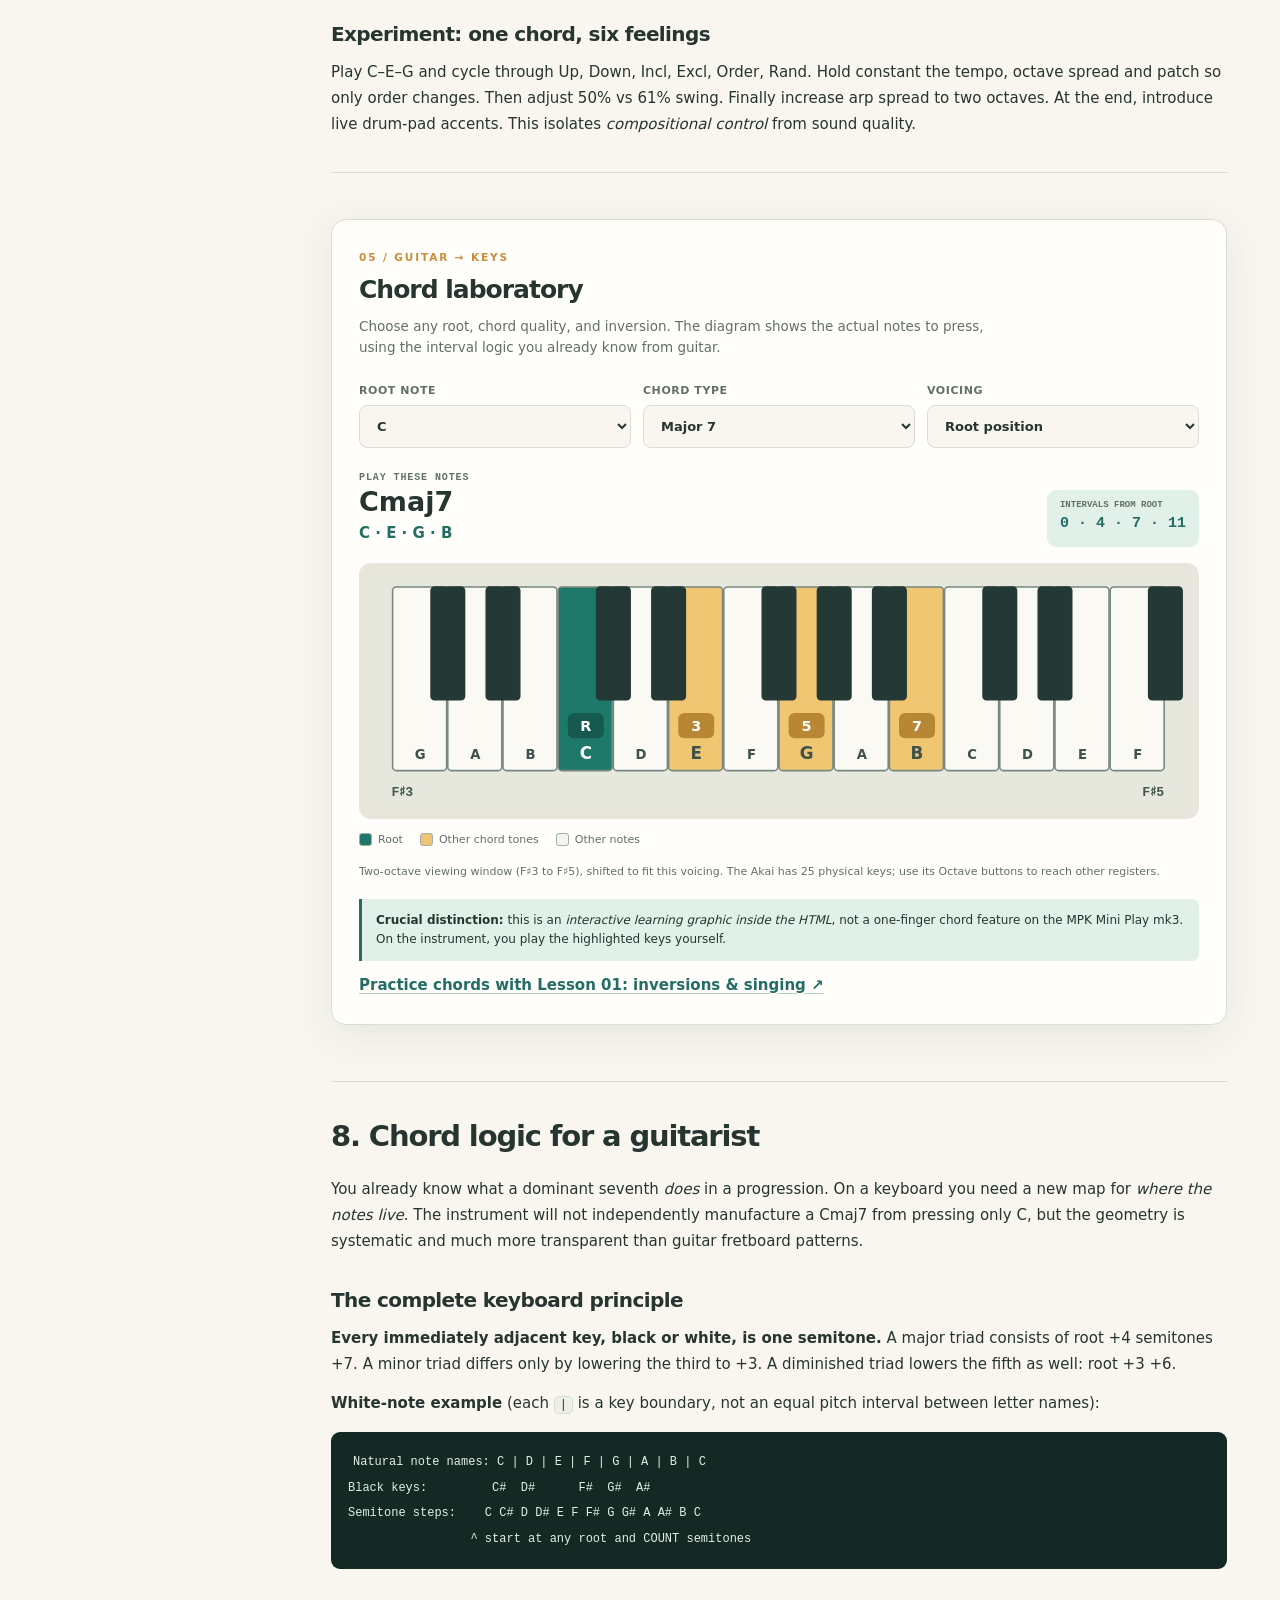
<file: akai_howto_v1_illustrated.html>
<!doctype html>
<html lang="en"><head><meta charset="utf-8"/><meta name="viewport" content="width=device-width,initial-scale=1"/>
<title>Akai MPK Mini Play mk3 | Illustrated Offline How-To</title>
<meta name="description" content="Illustrated and interactive offline field guide for the Akai MPK Mini Play mk3 with keyboard chord diagrams, Favorites, arpeggiator, control maps and camping setup."/>
<style>
:root{--paper:#f8f6ef;--paper-deep:#eeeade;--ink:#26352f;--muted:#627069;--accent:#236d65;--accent-soft:#e1f0e8;--gold:#c98d3a;--border:#d9ddd4;--card:#fffefa;--nav:#173b36;--nav-ink:#e8f3ec;--shadow:0 10px 40px rgba(19,51,45,.08);--code:#edf0e9;--hero:#193c37}
body.dark{--paper:#15211f;--paper-deep:#1e2d29;--ink:#e4eee5;--muted:#a3b8ad;--accent:#80d6c5;--accent-soft:#24463e;--gold:#f0bc6a;--border:#3c5550;--card:#1d302b;--nav:#101a18;--nav-ink:#eaf5ec;--shadow:none;--code:#233b35;--hero:#163a35}
*{box-sizing:border-box}html{scroll-behavior:smooth}body{margin:0;background:var(--paper);color:var(--ink);font:16px/1.66 ui-sans-serif,system-ui,-apple-system,BlinkMacSystemFont,"Segoe UI",Arial,sans-serif;-webkit-font-smoothing:antialiased}
a{color:var(--accent);text-decoration-color:rgba(35,109,101,.35);text-underline-offset:3px}a:hover{text-decoration-thickness:2px}button,select,input{font:inherit}button{cursor:pointer}button:focus-visible,select:focus-visible,a:focus-visible,input:focus-visible{outline:3px solid var(--gold);outline-offset:3px}::selection{background:#f5d49b;color:#20302a}
.page{display:grid;grid-template-columns:278px minmax(0,1fr);max-width:1800px;margin:0 auto}.side{background:var(--nav);color:var(--nav-ink);position:sticky;top:0;height:100vh;overflow-y:auto;padding:27px 18px;scrollbar-width:thin;z-index:2}.brand{padding:0 12px 24px;border-bottom:1px solid rgba(255,255,255,.16)}.brand-label{font:700 11px/1.4 ui-monospace,monospace;letter-spacing:.18em;color:#8fd8ca}.brand-name{font-weight:850;font-size:25px;line-height:1.15;letter-spacing:-.04em;margin:12px 0}.brand-desc{color:#c2d4cb;font-size:12px;line-height:1.6;margin:0}.side h2{font-size:10px;letter-spacing:.18em;text-transform:uppercase;color:#a3c8bc;font-weight:750;margin:22px 12px 6px}.side nav{display:grid;gap:1px}.side nav a{color:#d5e7dd;text-decoration:none;display:grid;grid-template-columns:22px 1fr;gap:8px;align-items:start;font-size:12.2px;line-height:1.4;padding:9px 10px;border-radius:8px}.side nav a:hover,.side nav a.current{background:#315a51;color:#fff}.nav-num{font:600 10px ui-monospace,monospace;opacity:.68;padding-top:2px}.side .side-foot{margin:32px 12px 5px;border-top:1px solid rgba(255,255,255,.14);padding-top:16px;font-size:11px;color:#b4d0c2}.side .side-foot a{color:#b4e7dd}
.main{min-width:0}.topbar{height:60px;position:sticky;top:0;background:color-mix(in srgb,var(--paper) 94%,transparent);backdrop-filter:blur(16px);z-index:2;border-bottom:1px solid var(--border);display:flex;align-items:center;justify-content:space-between;padding:0 50px;gap:15px}.breadcrumb{font-size:11px;font-weight:750;letter-spacing:.12em;text-transform:uppercase;color:var(--muted)}.actions{display:flex;gap:8px}.small-btn{border:1px solid var(--border);border-radius:8px;background:var(--card);color:var(--ink);padding:7px 13px;font-size:12px;font-weight:650}.small-btn:hover{border-color:var(--accent)}.menu-toggle{display:none}
.paper{max-width:1000px;margin:0 auto;padding:42px 52px 100px}.hero{border-radius:18px;background:var(--hero);color:#f8fbf5;padding:48px 54px 42px;position:relative;overflow:hidden;margin-bottom:40px;box-shadow:var(--shadow)}.hero:before{content:"";position:absolute;border:3px solid rgba(209,181,105,.15);height:390px;width:390px;border-radius:50%;right:-135px;top:-145px}.hero:after{content:"";position:absolute;border:1px solid rgba(255,255,255,.17);height:240px;width:240px;border-radius:50%;right:-50px;top:12px}.hero> *{position:relative;z-index:1}.eyebrow{display:block;text-transform:uppercase;letter-spacing:.18em;font-size:10.5px;font-weight:850;color:var(--gold);margin-bottom:8px}.hero .eyebrow{color:#f3c37a}.hero h1{font-size:clamp(35px,4vw,55px);line-height:1.04;max-width:700px;margin:8px 0 15px;letter-spacing:-.055em;font-weight:850}.hero h1 em{color:#a8e2cb;font-style:normal}.hero p{max-width:640px;color:#d4e4db;font-size:17px;line-height:1.65;margin:0 0 25px}.hero-chips{display:flex;gap:8px;flex-wrap:wrap}.hero-chips span{font:700 11px ui-monospace,monospace;border:1px solid rgba(255,255,255,.22);border-radius:25px;padding:7px 11px;color:#eff6ef;background:rgba(255,255,255,.055)}.hero-footer{font-size:12px;color:#c3d5cc;margin-top:25px;display:flex;gap:15px;flex-wrap:wrap}
.outline{background:var(--card);border:1px solid var(--border);border-radius:13px;padding:18px 23px;margin-bottom:40px;box-shadow:var(--shadow)}.outline h2{font-size:16px;letter-spacing:-.02em;margin:0 0 4px}.outline p{font-size:13px;color:var(--muted);margin:0}.outline .lesson-pills{display:flex;gap:8px;flex-wrap:wrap;margin-top:13px}.outline a{background:var(--accent-soft);padding:7px 10px;border-radius:8px;text-decoration:none;font-weight:750;font-size:12px}
.guide{font-size:15px;line-height:1.73}.guide>h1:first-child{font-size:29px;letter-spacing:-.04em;line-height:1.2;margin-top:20px}.guide h2{font-size:29px;line-height:1.22;letter-spacing:-.04em;border-top:1px solid var(--border);padding-top:37px;margin:56px 0 23px;scroll-margin-top:90px}.guide h3{font-size:20px;letter-spacing:-.03em;line-height:1.3;margin:32px 0 13px;scroll-margin-top:90px}.guide h4{font-size:17px;margin:20px 0 10px}.guide p{margin:13px 0}.guide ul,.guide ol{padding-left:25px}.guide li{padding-left:3px;margin:5px 0}.guide hr{border:0;border-top:1px solid var(--border);margin:34px 0}.guide blockquote{border-left:4px solid var(--gold);background:var(--accent-soft);padding:11px 20px;border-radius:0 9px 9px 0;margin:20px 0;color:var(--ink)}.guide blockquote p{margin:0}.guide table{border-collapse:separate;border-spacing:0;display:block;overflow-x:auto;border:1px solid var(--border);border-radius:10px;font-size:13px;background:var(--card);max-width:100%;margin:17px 0 24px}.guide th{text-align:left;background:var(--paper-deep);font-size:11px;text-transform:uppercase;letter-spacing:.04em;white-space:normal}.guide th,.guide td{border-bottom:1px solid var(--border);padding:10px 13px;vertical-align:top;min-width:75px}.guide tr:last-child td{border-bottom:0}.guide td+td,.guide th+th{border-left:1px solid var(--border)}.guide code,.guide kbd,kbd{background:var(--code);border:1px solid var(--border);border-radius:5px;padding:1px 5px;font:12px/1.6 ui-monospace,"SFMono-Regular",Consolas,monospace}.guide pre{background:#142923;color:#e1efe5;overflow-x:auto;border-radius:9px;padding:17px}.guide pre code{background:none;border:0;color:inherit}.source-ref{font-size:11px;white-space:nowrap;text-decoration:none;vertical-align:1px}.guide>p:first-of-type{color:var(--muted)}
.chapter-visual{border:1px solid var(--border);background:var(--card);border-radius:15px;margin:46px 0 33px;padding:28px 27px 25px;box-shadow:var(--shadow);scroll-margin-top:85px;overflow:hidden}.visual-heading h3{font-size:25px;letter-spacing:-.04em;margin:4px 0 9px}.visual-heading p{font-size:13.5px;line-height:1.6;color:var(--muted);margin:0 0 22px;max-width:660px}.visual-note{font-size:12px;line-height:1.55;background:var(--accent-soft);color:var(--ink);padding:12px 14px;border-left:3px solid var(--accent);border-radius:0 7px 7px 0;margin-top:18px}.visual-steps{display:flex;align-items:stretch;justify-content:space-between;gap:8px}.visual-step{flex:1;min-width:0;display:flex;flex-direction:column;align-items:center;text-align:center;background:var(--paper);padding:15px 10px;border:1px solid var(--border);border-radius:10px}.step-icon{font:850 29px ui-monospace,monospace;color:var(--accent);height:46px;display:flex;align-items:center}.step-icon span{font-size:12px;align-self:flex-end;margin-bottom:7px}.visual-step b{font-size:14px}.visual-step small{font-size:11px;color:var(--muted);line-height:1.4}.step-link{font-size:18px;align-self:center;color:var(--gold)}
.bank-switch{display:inline-flex;background:var(--paper-deep);border:1px solid var(--border);border-radius:9px;padding:4px;gap:3px;max-width:100%}.bank-switch button{border:0;background:none;color:var(--muted);padding:9px 15px;border-radius:6px;text-align:left;font-weight:800;font-size:12px;transition:background .15s}.bank-switch button span{display:block;font-size:10px;font-weight:550;opacity:.8}.bank-switch button.active{background:var(--accent);color:white}.knobs-grid{margin-top:19px;display:grid;grid-template-columns:repeat(4,1fr);gap:12px}.knob-tile{background:var(--paper);border:1px solid var(--border);padding:17px 10px;text-align:center;border-radius:10px;display:flex;align-items:center;flex-direction:column}.knob-num{font:700 10px ui-monospace,monospace;color:var(--muted)}.knob-face{height:65px;width:65px;border-radius:50%;border:11px solid #24463e;background:radial-gradient(circle at 35% 30%,#5d8978,#1d443b);margin:10px auto 9px;position:relative;box-shadow:0 6px 10px rgba(0,0,0,.12),inset 0 3px 4px rgba(0,0,0,.3)}.knob-face:after{content:"";position:absolute;height:19px;width:4px;background:#f2ce86;top:-5px;left:calc(50% - 2px);border-radius:4px;transform:rotate(35deg);transform-origin:2px 28px}.knob-tile b{font-size:14px}.knob-tile small{font-size:11px;color:var(--muted);line-height:1.45}
.fav-shell{display:grid;grid-template-columns:1fr 1fr;gap:20px}.fav-pads{display:grid;grid-template-columns:repeat(4,1fr);gap:7px;align-content:start;background:#18322f;padding:14px;border-radius:12px}.fav-pad{aspect-ratio:1/1;display:flex;flex-direction:column;justify-content:space-between;background:#324d49;border:2px solid #54786f;color:#f1fff7;border-radius:9px;text-align:left;padding:8px;box-shadow:inset 0 0 18px rgba(0,0,0,.15);font-size:10px}.fav-pad span{font:750 11px ui-monospace,monospace;color:#b0cac1}.fav-pad b{font-size:9px;letter-spacing:.045em}.fav-pad:hover,.fav-pad.selected{background:#d29b51;color:#152c29;border-color:#f7d29b}.fav-pad.selected span{color:#533c24}.fav-readout{background:var(--paper);padding:20px;border:1px solid var(--border);border-radius:10px}.tiny-label,.mini-capsule{display:block;font:800 10px ui-monospace,monospace;letter-spacing:.09em;color:var(--muted)}.fav-readout h4,.chord-heading h4{font-size:21px;line-height:1.1;margin:12px 0 8px}.fav-patch{font-weight:700;color:var(--accent);font-size:14px}.fav-readout p{font-size:13px;line-height:1.5}.mini-capsule{display:inline-block;border-radius:6px;background:var(--accent-soft);padding:6px 8px;line-height:1.4}.flow-band{margin-top:14px;display:grid;grid-template-columns:repeat(5,1fr);gap:3px}.flow-band span{background:var(--accent-soft);font:800 9px ui-monospace,monospace;color:var(--accent);padding:9px 5px;text-align:center;border-radius:3px}
.controls-row{display:flex;gap:12px;flex-wrap:wrap;margin:16px 0}.controls-row label{font-size:11px;font-weight:800;text-transform:uppercase;letter-spacing:.05em;display:flex;gap:5px;flex:1;min-width:140px;flex-direction:column;color:var(--muted)}select{border:1px solid var(--border);border-radius:8px;background:var(--paper);color:var(--ink);padding:10px 13px;min-height:43px;max-width:100%;font-size:13px}.arp-stage{border:1px solid var(--border);background:var(--paper);border-radius:10px;padding:17px 12px}.ruler{display:flex;justify-content:space-between;color:var(--muted);font:700 10px ui-monospace,monospace;margin:0 4px 11px}.arp-grid{display:grid;gap:4px}.arp-step{background:var(--accent-soft);border-top:5px solid var(--accent);min-height:85px;padding:8px 3px 6px;border-radius:4px;text-align:center;display:flex;flex-direction:column;justify-content:space-between;min-width:0}.arp-step.swung{transform:translateY(10px);border-top-color:var(--gold)}.arp-step b{font:850 15px ui-monospace,monospace}.arp-step small{font:650 9px ui-monospace,monospace;color:var(--muted)}.arp-sequence{font:750 12px/1.5 ui-monospace,monospace;color:var(--accent);margin:13px 4px 0;overflow-wrap:anywhere}
.chord-heading{display:flex;gap:16px;justify-content:space-between;align-items:end;margin:24px 0 16px}.chord-heading h4{font-size:27px;margin:4px 0}.chord-heading p{color:var(--accent);font-size:15px;font-weight:800;margin:0}.formula{background:var(--accent-soft);border-radius:9px;padding:10px 13px;max-width:200px}.formula span{display:block;font:800 9px ui-monospace,monospace;color:var(--muted)}.formula strong{font:850 15px/1.7 ui-monospace,monospace;color:var(--accent)}.piano-wrap{background:#e7e5dc;border-radius:12px;padding:12px;overflow-x:auto}.piano-wrap svg{width:100%;height:auto;display:block;min-width:510px}.legend{display:flex;flex-wrap:wrap;gap:17px;font-size:11px;color:var(--muted);margin-top:11px}.legend span{display:flex;align-items:center;gap:6px}.legend i{display:inline-block;width:13px;height:13px;border-radius:3px;border:1px solid #9dafa6}.legend-root{background:#1e7769}.legend-chord{background:#f0c475}.legend-other{background:#f5f5f0}.keyboard-footnote{font-size:11px;color:var(--muted);margin-top:8px}
.audio-route{display:flex;align-items:center;gap:10px;flex-wrap:wrap;margin-top:20px}.route-device{flex:1;min-width:140px;min-height:125px;border:2px solid var(--border);border-radius:10px;background:var(--paper);text-align:center;padding:14px 7px;display:flex;flex-direction:column;align-items:center;justify-content:center;transition:.25s}.route-device b{font-size:13px}.route-device small{font-size:10px;color:var(--muted)}.route-icon{font-size:30px;color:var(--accent)}.route-device.is-live{border-color:var(--accent);background:var(--accent-soft)}.route-device.is-muted{opacity:.43;filter:grayscale(1)}.route-arrow,.route-or{font:800 16px ui-monospace,monospace;color:var(--accent)}.route-or{font-size:10px;color:var(--muted)}.route-comment{font-weight:700;font-size:13px;color:var(--accent)}
.practice-grid{display:grid;grid-template-columns:repeat(2,1fr);gap:11px}.practice-card{display:grid;grid-template-columns:24px 1fr;grid-template-rows:auto auto auto;column-gap:8px;align-items:start;border:1px solid var(--border);background:var(--paper);padding:15px;border-radius:10px;cursor:pointer}.practice-card input{grid-column:1;grid-row:1/4;width:17px;height:17px;margin:2px 0 0;accent-color:var(--accent)}.practice-number{font:850 10px ui-monospace,monospace;color:var(--accent)}.practice-card b{font-size:15px}.practice-card small{font-size:12px;line-height:1.45;color:var(--muted)}.practice-card:has(input:checked){background:var(--accent-soft);border-color:var(--accent)}.progress-readout{display:flex;gap:14px;align-items:center;margin-top:16px;font:750 11px ui-monospace,monospace;color:var(--muted)}.progress-track{flex:1;background:var(--paper-deep);border-radius:999px;height:9px;overflow:hidden}.progress-fill{height:100%;background:var(--accent);border-radius:999px;transition:width .3s}
.footer{margin-top:55px;border-top:1px solid var(--border);padding-top:26px;color:var(--muted);font-size:12px}.footer strong{color:var(--ink)}
@media(max-width:1100px){.page{grid-template-columns:238px minmax(0,1fr)}.topbar{padding:0 30px}.paper{padding:30px 32px 80px}.hero{padding:42px 38px}}
@media(max-width:780px){.page{display:block}.side{position:fixed;left:0;top:0;transform:translateX(-105%);transition:transform .25s;width:min(290px,86vw);box-shadow:0 12px 35px rgba(0,0,0,.27)}.side.open{transform:none}.menu-toggle{display:inline-block}.topbar{padding:0 16px;height:56px}.paper{padding:21px 16px 75px}.hero{padding:33px 24px;border-radius:12px}.hero h1{font-size:37px}.visual-steps{display:grid;grid-template-columns:repeat(2,1fr)}.step-link{display:none}.knobs-grid{grid-template-columns:repeat(2,1fr)}.fav-shell{grid-template-columns:1fr}.audio-route{display:grid;grid-template-columns:1fr 30px 1fr}.route-device{min-width:0}.route-or{display:none}.route-device:last-child{grid-column:3}.chord-heading{align-items:start;flex-direction:column}.guide h2{font-size:26px}.practice-grid{grid-template-columns:1fr}.chapter-visual{padding:23px 17px}.guide table{font-size:12px}.guide th,.guide td{padding:8px}}
@media(max-width:410px){.hero h1{font-size:32px}.hero p{font-size:15px}.breadcrumb{font-size:10px}.small-btn{padding:6px 9px}.bank-switch{width:100%}.bank-switch button{flex:1;padding:9px}.controls-row label{min-width:100%}.fav-pad{padding:5px}.fav-pad b{font-size:8px}.audio-route{grid-template-columns:1fr}.route-arrow,.route-or{display:none}.route-device:last-child{grid-column:1}}
@media print{body{background:white!important;color:black!important;font-size:10pt!important}.page{display:block}.side,.topbar,.outline,.small-btn,.controls-row,.bank-switch,.practice-card input{display:none!important}.paper{max-width:none;padding:0}.hero{background:#183b34!important;color:white!important;print-color-adjust:exact;-webkit-print-color-adjust:exact;break-after:avoid}.hero h1{font-size:29pt!important}.guide{font-size:10pt!important}.guide h2{font-size:17pt;break-after:avoid}.guide h3{font-size:13pt;break-after:avoid}.chapter-visual{break-inside:avoid;box-shadow:none;margin:24px 0}.guide table{break-inside:auto;display:table;width:100%}.guide tr{break-inside:avoid}.guide a{color:#165b50;text-decoration:none}.footer{font-size:9pt}.piano-wrap svg{min-width:0}.practice-card{break-inside:avoid}.visual-note{border:1px solid #aaa}}

/* PERFORMANCE COURSE CONNECTION • Links remain relative so the complete project works offline. */
.side-course{background:rgba(255,255,255,.075);border:1px solid rgba(231,243,236,.19);border-radius:12px;padding:14px 12px;margin:22px 0 18px}
.side-course .side-course-kicker{color:#efd099;font-size:10px;font-weight:800;letter-spacing:.13em;text-transform:uppercase;margin-bottom:5px}
.side-course a{color:#eef7ed;display:block;text-decoration:none;border-radius:7px;padding:5px 7px;font-size:12px}
.side-course a:hover,.side-course a:focus-visible{background:rgba(255,255,255,.13)}
.side-course a.course-main{font-size:16px;line-height:1.3;font-weight:800;color:#fff8dd;padding:9px 7px}
.side-course .course-subnav{display:grid;gap:1px;border-top:1px solid rgba(231,243,236,.16);margin-top:7px;padding-top:8px}
.course-launch{border-left:5px solid var(--gold);background:linear-gradient(130deg,var(--card),var(--accent-soft));}
.course-launch .course-kicker{display:block;color:var(--accent);font-weight:800;text-transform:uppercase;letter-spacing:.13em;font-size:11px;margin-bottom:5px}
.course-launch h2{font-size:24px;line-height:1.25;letter-spacing:-.035em;margin:0 0 8px}
.course-launch p{margin:0 0 14px;max-width:700px}
.course-launch .lesson-pills a:first-child{background:var(--accent);color:var(--paper);border-color:var(--accent);font-weight:800;text-decoration:none}
.course-launch .lesson-pills a:first-child:hover{filter:brightness(.92)}
.course-link-inline{display:inline-flex;align-items:center;gap:6px;color:var(--accent);font-weight:800;margin-top:12px}
@media(max-width:780px){.course-launch{margin-top:10px}.course-top-link{font-size:12px;padding:6px 8px}}
@media(max-width:440px){.course-launch h2{font-size:21px}.course-top-link{font-size:11px}}
@media print{.side-course,.course-launch,.course-top-link,.course-link-inline{display:none!important}}
</style></head>
<body><div class="page">
<aside class="side" id="side-nav" aria-label="Guide navigation"><div class="brand"><div class="brand-label">FIELD NOTES / 2026</div><div class="brand-name">AKAI<br/>PLAY mk3</div><p class="brand-desc">Your portable musical workshop.<br/>Illustrated offline learning edition.</p></div><div class="side-course" aria-label="Performance lesson navigation"><div class="side-course-kicker">New · 25-key performance method</div><a class="course-main" href="lessons/index.html">Open the lessons ↗</a><div class="course-subnav"><a href="lessons/lesson_01_chord_laboratory.html">01 · Chords & inversions</a><a href="lessons/lesson_02_blues_lab.html">02 · Blues I–IV–V</a><a href="lessons/lesson_03_jazz_lab.html">03 · Jazz ii–V–I</a><a href="lessons/lesson_04_scales_arpeggios.html">04 · Scales & arpeggios</a></div></div><h2>Explore the guide</h2><nav><a href="#contents"><span class="nav-num">•</span><span>Contents</span></a><a href="#1-read-this-first-what-you-own"><span class="nav-num">1</span><span>Read this first: what you own</span></a><a href="#2-the-15-minute-first-session"><span class="nav-num">2</span><span>The 15-minute first session</span></a><a href="#3-every-button-knob-and-jack"><span class="nav-num">3</span><span>Every button, knob and jack</span></a><a href="#4-selecting-exploring-and-shaping-128-sounds"><span class="nav-num">4</span><span>Selecting, exploring and shaping 128 sounds</span></a><a href="#5-the-eight-favorites-live-arrangements"><span class="nav-num">5</span><span>The eight Favorites: live arrangements</span></a><a href="#6-drum-pads-bank-ab-and-note-repeat"><span class="nav-num">6</span><span>Drum pads, bank A/B and Note Repeat</span></a><a href="#7-master-the-arpeggiator-and-latch"><span class="nav-num">7</span><span>Master the arpeggiator and Latch</span></a><a href="#8-chord-logic-for-a-guitarist"><span class="nav-num">8</span><span>Chord logic for a guitarist</span></a><a href="#9-compose-while-you-sing"><span class="nav-num">9</span><span>Compose while you sing</span></a><a href="#10-four-complete-practiceperformance-projects"><span class="nav-num">10</span><span>Four complete practice/performance projects</span></a><a href="#11-your-portable-camping-configuration"><span class="nav-num">11</span><span>Your portable camping configuration</span></a><a href="#12-optional-computerdaweditor-guide"><span class="nav-num">12</span><span>Optional computer/DAW/editor guide</span></a><a href="#13-what-it-cannot-do-and-external-gear"><span class="nav-num">13</span><span>What it cannot do and external gear</span></a><a href="#14-troubleshooting-and-questions"><span class="nav-num">14</span><span>Troubleshooting and questions</span></a><a href="#15-a-30-day-self-directed-plan"><span class="nav-num">15</span><span>A 30-day self-directed plan</span></a><a href="#16-printable-quick-reference"><span class="nav-num">16</span><span>Printable quick reference</span></a><a href="#17-research-notes-and-sources"><span class="nav-num">17</span><span>Research notes and sources</span></a></nav><div class="side-foot">Source: akai_howto_v1.md<br/>Original authoring: November 9, 2026.<p><a href="https://drive.google.com/drive/folders/1LgVGYQbc2RsVMF7agHYYcPm4Yt-NNztz">Open research folder online</a></p></div></aside>
<div class="main"><div class="topbar"><div style="display:flex;gap:9px;align-items:center"><button class="small-btn menu-toggle" id="menu-toggle" aria-label="Toggle chapter menu" aria-expanded="false">☰ Chapters</button><span class="breadcrumb">THE PORTABLE MUSICIAN · V1 ILLUSTRATED</span></div><div class="actions"><a class="small-btn course-top-link" href="lessons/index.html" aria-label="Open the new 25-Key Performance Method lessons">🎹 Lessons ↗</a><button class="small-btn" id="toggle-theme">☾ Dark mode</button><button class="small-btn" id="print-guide">Print / PDF</button></div></div>
<main class="paper"><header class="hero"><span class="eyebrow">A practical guide to music anywhere</span><h1>The instrument is small.<br/><em>The music isn't.</em></h1><p>The complete MPK Mini Play mk3 handbook, reimagined as a visual learning studio for chords, arpeggios, sound design, live arrangement and singing.</p><div class="hero-chips"><span>25 KEYS</span><span>128 SOUNDS</span><span>8 FAVORITES</span><span>4 AA BATTERIES</span><span>WORKS OFFLINE</span></div><div class="hero-footer"><span>Complete original guide preserved</span><span>7 interactive visual lessons</span><span>Single self-contained HTML file</span></div></header>
<section class="outline course-launch" id="performance-lessons" aria-label="New 25-key performance lessons"><span class="course-kicker">Your next step · Four interactive lessons</span><h2>From the field guide to the performance method</h2><p>The full manual is right here. When you're ready to practice, open the dedicated lesson pages. Each has an interactive 25-key keyboard and exercises for chords, blues, jazz, scales and singing. The whole course works offline.</p><div class="lesson-pills"><a href="lessons/index.html">Start the lesson course ↗</a><a href="lessons/lesson_01_chord_laboratory.html">01 · Chords</a><a href="lessons/lesson_02_blues_lab.html">02 · Blues</a><a href="lessons/lesson_03_jazz_lab.html">03 · Jazz</a><a href="lessons/lesson_04_scales_arpeggios.html">04 · Scales</a></div></section><section class="outline" aria-label="Interactive visual lesson shortcuts"><h2>Start with the instrument, not the manual</h2><p>Go directly to a visual lesson, or read the complete guide below. All diagrams work without a connection.</p><div class="lesson-pills"><a href="#visual-chords">Explore chords</a><a href="#visual-favorites">Program your show</a><a href="#visual-knobs">Learn the knobs</a><a href="#visual-arp">See arpeggios</a><a href="#visual-routing">Campfire mode</a><a href="#visual-practice">Track practice</a></div></section>
<article class="guide" id="complete-guide"><h1 id="akai-mpk-mini-play-mk3-the-complete-practical-how-to">AKAI MPK Mini Play mk3: The Complete Practical How-To</h1>
<p><strong>Version:</strong> 1.0<br>
<strong>Research completed:</strong> November 9, 2026<br>
<strong>Instrument:</strong> <strong>Akai Professional MPK Mini Play mk3</strong>, the battery-powered version with 25 keys, internal sounds, and a built-in speaker.<br>
<strong>Learning philosophy:</strong> A pocket-sized live-performance instrument. Get excellent at making musical choices, changing sounds, creating arrangements and singing while playing, without depending on a computer, an internet connection or a dedicated music room.</p>
<blockquote>
<p><strong>This is an independent, original field guide built from the manufacturer’s Play mk3 v1.1 manual, support tutorials, reviews and music theory references. It is not a substitute for safety instructions or the official manual.</strong> References <code>[S##]</code> are linked at the end, and topic-specific notes live in <code>research/</code>.</p>
</blockquote>
<hr>
<h2 id="contents">Contents</h2>
<ol>
<li><a href="#1-read-this-first-what-you-own">Read this first: what you own</a></li>
<li><a href="#2-the-15-minute-first-session">The 15-minute first session</a></li>
<li><a href="#3-every-button-knob-and-jack">Every button, knob and jack</a></li>
<li><a href="#4-selecting-exploring-and-shaping-128-sounds">Selecting, exploring and shaping 128 sounds</a></li>
<li><a href="#5-the-eight-favorites-live-arrangements">The eight Favorites: live arrangements</a></li>
<li><a href="#6-drum-pads-bank-ab-and-note-repeat">Drum pads, bank A/B and Note Repeat</a></li>
<li><a href="#7-master-the-arpeggiator-and-latch">Master the arpeggiator and Latch</a></li>
<li><a href="#8-chord-logic-for-a-guitarist">Chord logic for a guitarist</a></li>
<li><a href="#9-compose-while-you-sing">Compose while you sing</a></li>
<li><a href="#10-four-complete-practiceperformance-projects">Four complete practice/performance projects</a></li>
<li><a href="#11-your-portable-camping-configuration">Your portable camping configuration</a></li>
<li><a href="#12-optional-computerdaweditor-guide">Optional computer/DAW/editor guide</a></li>
<li><a href="#13-what-it-cannot-do-and-external-gear">What it cannot do and external gear</a></li>
<li><a href="#14-troubleshooting-and-questions">Troubleshooting and questions</a></li>
<li><a href="#15-a-30-day-self-directed-plan">A 30-day self-directed plan</a></li>
<li><a href="#16-printable-quick-reference">Printable quick reference</a></li>
<li><a href="#17-research-notes-and-sources">Research notes and sources</a></li>
</ol>
<hr>
<h2 id="1-read-this-first-what-you-own">1. Read this first: what you own</h2>
<p>The <strong>MPK Mini Play mk3</strong> is unusual because it lives two lives. With no other device attached, it is a tiny portable instrument that makes its own sound: 128 keyboard programs, 10 drum kits, a speaker, headphones, eight Favorites, arpeggiator and sound-shaping controls. With USB connected to a computer, it can also transmit MIDI to software instruments and a DAW. The onboard keyboard is <strong>25 velocity-sensitive mini keys</strong>; it can move across ten octaves through Octave Up/Down, but only about <strong>two octaves can be physically played at a time</strong>. <a class="source-ref" href="#17-research-notes-and-sources" title="See source S01">[S01]</a><a class="source-ref" href="#17-research-notes-and-sources" title="See source S02">[S02]</a></p>
<h3 id="the-design-trade-off-that-matters">The design trade-off that matters</h3>
<p>The standard <strong>MPK Mini mk3</strong> without <strong>Play</strong> does <strong>not</strong> contain its own audio engine or speaker. The <strong>MPK Mini Plus</strong> is a different model with extra features such as chord/scale and sequencing functions, but is not the device described here. Some online instructions mix the three. Use the exact words <strong>Play mk3</strong> when judging tutorials. <a class="source-ref" href="#17-research-notes-and-sources" title="See source S01">[S01]</a><a class="source-ref" href="#17-research-notes-and-sources" title="See source S19">[S19]</a></p>
<h3 id="the-five-foundations">The five foundations</h3>
<table>
<thead>
<tr>
<th>Foundation</th>
<th>What it enables</th>
<th>What it doesn't imply</th>
</tr>
</thead>
<tbody>
<tr>
<td>Internal sound engine</td>
<td>Piano, organ, synthesizer, string and other sounds, without internet</td>
<td>Loading arbitrary new samples or unlimited patch editing</td>
</tr>
<tr>
<td>Eight Favorites</td>
<td>Recall a complete sound-and-effects setup during a song</td>
<td>Store recordings or whole compositions</td>
</tr>
<tr>
<td>Arpeggiator with Latch</td>
<td>Make a chosen sequence of notes cycle continuously</td>
<td>Record a human-played melody or create an independent second keyboard part</td>
</tr>
<tr>
<td>Drum pads / Note Repeat</td>
<td>Live rhythmic hits, fast repeated taps</td>
<td>Record your own beat and leave it playing autonomously</td>
</tr>
<tr>
<td>Speaker / headphones</td>
<td>Play privately or let nearby people listen</td>
<td>Bluetooth headphones, microphone amplification or PA-scale sound</td>
</tr>
</tbody>
</table>
<p>The speaker is the part that makes campfire sharing possible. The earbuds are what make quiet practice possible. They are <strong>mutually exclusive outputs</strong>: plugging anything into the 3.5 mm rear output disables the built-in speaker. <a class="source-ref" href="#17-research-notes-and-sources" title="See source S01">[S01]</a></p>
<h3 id="specs-to-remember">Specs to remember</h3>
<ul>
<li>Width <strong>12.5 in</strong>, depth <strong>7.0 in</strong>, height <strong>2.3 in</strong>, weight <strong>1.9 lb</strong>. <a class="source-ref" href="#17-research-notes-and-sources" title="See source S02">[S02]</a></li>
<li><strong>Four AA alkaline batteries</strong> or USB-bus power. Akai markets <strong>14+ hours</strong> of battery operation, but that is not a guaranteed runtime for your particular speaker volume and batteries. <a class="source-ref" href="#17-research-notes-and-sources" title="See source S01">[S01]</a><a class="source-ref" href="#17-research-notes-and-sources" title="See source S02">[S02]</a></li>
<li>Rear: <strong>USB-B</strong>, <strong>3.5 mm stereo headphone/audio output</strong>, <strong>1/4-in (6.35 mm) TS sustain pedal input</strong>, USB/Battery power switch. <a class="source-ref" href="#17-research-notes-and-sources" title="See source S01">[S01]</a></li>
<li>No native Bluetooth, microphone input, internal recorder, standalone drum sequencer, split/layer keyboard engine, or conventional DIN MIDI ports documented. <a class="source-ref" href="#17-research-notes-and-sources" title="See source S01">[S01]</a><a class="source-ref" href="#17-research-notes-and-sources" title="See source S13">[S13]</a></li>
</ul>
<hr>

<section class="chapter-visual" aria-label="First-session visual guide">
  <div class="visual-heading"><span class="eyebrow">01 / QUICK START</span><h3>From case to first song</h3><p>Everything on this path works without Wi-Fi, a phone, or a computer.</p></div>
  <div class="visual-steps">
    <div class="visual-step"><div class="step-icon">AA<span>×4</span></div><b>Power</b><small>Four AA batteries, rear switch to Battery</small></div>
    <div class="step-link">→</div>
    <div class="visual-step"><div class="step-icon">♫</div><b>Choose</b><small>Internal Sounds on, then Keys + encoder</small></div>
    <div class="step-link">→</div>
    <div class="visual-step"><div class="step-icon">▦</div><b>Save</b><small>Favorites + Internal Sounds + pad</small></div>
    <div class="step-link">→</div>
    <div class="visual-step"><div class="step-icon">♪</div><b>Perform</b><small>Favorites + pad to recall your next sound</small></div>
  </div>
  <div class="visual-note"><strong>Learn the distinction:</strong> saving a Favorite is not the same gesture as recalling it.</div>
</section>
<h2 id="2-the-15-minute-first-session">2. The 15-minute first session</h2>
<p><strong>Goal:</strong> make music before studying menus. This is an instrument, not a software-installation project.</p>
<h3 id="minute-02-power-and-first-sound">Minute 0–2: power and first sound</h3>
<ol>
<li>Place <strong>four AA batteries</strong> into the compartment on the underside. Check polarity. Alternatively, connect the included USB cable to a reliable USB power source.</li>
<li>Set the rear power switch to the appropriate <strong>BATTERY</strong> or <strong>USB</strong> position. In battery mode, sliding to USB with no USB cable connected is effectively <strong>off</strong>; this prevents unnecessary battery drain. <a class="source-ref" href="#17-research-notes-and-sources" title="See source S01">[S01]</a></li>
<li>Turn the master <strong>Volume</strong> low initially.</li>
<li>Make sure <strong>Internal Sounds</strong> is enabled; otherwise you may hear nothing despite the keys working. <a class="source-ref" href="#17-research-notes-and-sources" title="See source S01">[S01]</a></li>
<li>Press a few keys. Increase volume gradually.</li>
</ol>
<h3 id="minute-25-change-instrument">Minute 2–5: change instrument</h3>
<ol>
<li>Press <strong>Keys</strong>. The screen shows the current keyboard program.</li>
<li>Rotate the <strong>selector encoder</strong> beside the screen. Play a few notes as you scroll.</li>
<li>Locate one piano, one organ and one synthesizer sound you enjoy. Do not worry yet about exact patch numbers.</li>
<li>Press <strong>Octave Down</strong> or <strong>Octave Up</strong> as needed; press <strong>both together</strong> to return to the center range. <a class="source-ref" href="#17-research-notes-and-sources" title="See source S01">[S01]</a></li>
</ol>
<h3 id="minute-58-shape-one-sound">Minute 5–8: shape one sound</h3>
<ol>
<li>Choose an organ.</li>
<li>Check <strong>Knob Bank A</strong> (red): experiment with <strong>Filter</strong>, <strong>Resonance</strong>, <strong>Reverb</strong>, <strong>Chorus</strong>.</li>
<li>Change to <strong>Knob Bank B</strong> (green): experiment with <strong>Attack</strong>, <strong>Release</strong>, <strong>Low EQ</strong>, <strong>High EQ</strong>.</li>
<li>Notice which adjustments change the emotional texture versus merely making the sound brighter or louder. <a class="source-ref" href="#17-research-notes-and-sources" title="See source S01">[S01]</a></li>
</ol>
<h3 id="minute-811-save-two-favorites">Minute 8–11: save two Favorites</h3>
<ol>
<li>Choose piano and set your effects.</li>
<li><strong>Hold Favorites + Internal Sounds together</strong>, then <strong>tap pad 1</strong> to <strong>save</strong> that combination.</li>
<li>Choose organ and set it differently.</li>
<li>Hold <strong>Favorites + Internal Sounds</strong> and tap <strong>pad 2</strong> to save.</li>
<li>Now <strong>hold Favorites + tap pad 1</strong> to recall piano, then <strong>Favorites + pad 2</strong> for organ. <a class="source-ref" href="#17-research-notes-and-sources" title="See source S01">[S01]</a><a class="source-ref" href="#17-research-notes-and-sources" title="See source S04">[S04]</a></li>
</ol>
<p>⚠️ <strong>Save vs recall are different gestures.</strong> Holding just Favorites <strong>recalls</strong>; holding Favorites <strong>and</strong> Internal Sounds together <strong>stores/overwrites</strong>. Know the distinction before improvising on stage.</p>
<h3 id="minute-1115-make-a-miniature-song">Minute 11–15: make a miniature song</h3>
<ul>
<li>Four bars of piano on Favorite 1.</li>
<li>Repeat four bars with a sung phrase.</li>
<li>At a musical breath, hold Favorites + pad 2 to move to organ.</li>
<li>Let the first organ verse use just a single-note figure; then play fuller chords with the <em>same</em> organ in the next verse.</li>
<li>Finish with more active right-hand motion and a deliberate vocal climax.</li>
</ul>
<p><strong>Result:</strong> you have already used the instrument as a live arrangement system, without recording any loops.</p>
<hr>

<section class="chapter-visual" id="visual-knobs" aria-label="Interactive knob bank function map">
 <div class="visual-heading"><span class="eyebrow">02 / CONTROL ATLAS</span><h3>Four knobs, eight musical controls</h3><p>Switch the bank to see what the same four physical knobs do. This is a functional map, not a scale drawing of the panel.</p></div>
 <div class="bank-switch" role="group" aria-label="Choose knob bank"><button class="bank-btn active" data-bank="A" aria-pressed="true">BANK A <span>Sound & space</span></button><button class="bank-btn" data-bank="B" aria-pressed="false">BANK B <span>Envelope & EQ</span></button></div>
 <div class="knobs-grid" id="knob-grid" aria-live="polite">
  <div class="knob-tile"><span class="knob-num">01</span><div class="knob-face"></div><b>Filter</b><small>Darken or brighten the sound</small></div>
  <div class="knob-tile"><span class="knob-num">02</span><div class="knob-face"></div><b>Resonance</b><small>Emphasize filter character</small></div>
  <div class="knob-tile"><span class="knob-num">03</span><div class="knob-face"></div><b>Reverb</b><small>Add ambience and depth</small></div>
  <div class="knob-tile"><span class="knob-num">04</span><div class="knob-face"></div><b>Chorus</b><small>Animate and thicken a sound</small></div>
 </div>
</section>
<h2 id="3-every-button-knob-and-jack">3. Every button, knob and jack</h2>
<p>The model-specific drawing is on <strong>page 4</strong> of the official v1.1 guide; knob details continue on pp.5–6 <a class="source-ref" href="#17-research-notes-and-sources" title="See source S01">[S01]</a>. Here is an operating-language translation of every numbered callout.</p>
<h3 id="keys-and-pads">Keys and pads</h3>
<ul>
<li><strong>25 keybed keys:</strong> playable notes, velocity response. They also double as <strong>arpeggiator setting selectors</strong> when holding the Arp button. The keyboard does <em>not</em> provide a dedicated one-key chord function.</li>
<li><strong>Eight drum pads:</strong> live drum sounds with Internal Sounds enabled; MIDI pads when working with software; Favorite recall/store selectors when the relevant button combination is held.</li>
<li><strong>Pad Bank A/B:</strong> red versus green; gives access to two sets of eight pad positions. A drum kit can supply additional hits on the second bank; it isn't a second independent drum sequencer.</li>
<li><strong>Octave Up/Down:</strong> transpose the whole playable key range across octaves. The device can reach an extended register, but cannot turn its 25 physical notes into an 88-key piano at once.</li>
</ul>
<h3 id="performance-buttons">Performance buttons</h3>
<ul>
<li><strong>Arpeggiator On/Off:</strong> start/stop automated cycling of played notes. Hold it while pressing a key bearing the desired arp setting label.</li>
<li><strong>Tap Tempo:</strong> tap in beat time for the current <em>internal</em> clock. If you've previously configured <strong>external</strong> MIDI sync, Tap Tempo is disabled. <a class="source-ref" href="#17-research-notes-and-sources" title="See source S01">[S01]</a><a class="source-ref" href="#17-research-notes-and-sources" title="See source S09">[S09]</a></li>
<li><strong>Full Level:</strong> pads transmit/trigger at maximum velocity irrespective of hit strength. This is useful for strong, consistent kick/snare taps; it does not override key velocity. <a class="source-ref" href="#17-research-notes-and-sources" title="See source S01">[S01]</a></li>
<li><strong>Note Repeat:</strong> press to enable; then hitting a pad repeats it at the current rhythmic rate while held. Press again to disable. This does not memorize a drum pattern. <a class="source-ref" href="#17-research-notes-and-sources" title="See source S01">[S01]</a></li>
<li><strong>Keys button:</strong> shows/selects keyboard instrument via encoder.</li>
<li><strong>Drums button:</strong> shows/selects a drum kit via encoder.</li>
<li><strong>Favorites button:</strong> hold + pad to recall.</li>
<li><strong>Internal Sounds:</strong> enable/disable built-in audio engine. With a DAW connected, disable it when you want to hear only the software synth. <a class="source-ref" href="#17-research-notes-and-sources" title="See source S01">[S01]</a></li>
<li><strong>Knob Bank A/B:</strong> swaps the physical four sound-shaping knobs between two functions each. <a class="source-ref" href="#17-research-notes-and-sources" title="See source S01">[S01]</a></li>
</ul>
<h3 id="the-four-sound-design-knobs">The four sound-design knobs</h3>
<table>
<thead>
<tr>
<th>Knob</th>
<th>Bank A, red</th>
<th>Bank B, green</th>
<th>Musical use</th>
</tr>
</thead>
<tbody>
<tr>
<td>1</td>
<td>Filter</td>
<td>Attack</td>
<td>Darken/brighten sound; soften onset</td>
</tr>
<tr>
<td>2</td>
<td>Resonance</td>
<td>Release</td>
<td>Accentuate filter character; lengthen fade after key release</td>
</tr>
<tr>
<td>3</td>
<td>Reverb amount</td>
<td>Low EQ</td>
<td>Place sound in space; alter body/bass</td>
</tr>
<tr>
<td>4</td>
<td>Chorus amount</td>
<td>High EQ</td>
<td>Add motion/thickness; alter crispness</td>
</tr>
</tbody>
</table>
<p>These are the <strong>eight sound-shaping targets</strong> that make a fixed sound library surprisingly flexible. They aren't eight separate knobs and don't make the unit a fully programmable synthesis workstation. <a class="source-ref" href="#17-research-notes-and-sources" title="See source S01">[S01]</a><a class="source-ref" href="#17-research-notes-and-sources" title="See source S13">[S13]</a></p>
<h3 id="display-selector-joystick-master-volume">Display, selector, joystick, master volume</h3>
<ul>
<li><strong>Display:</strong> selected patch/kit and menu data.</li>
<li><strong>Rotating encoder/selector knob:</strong> choose sound or highlighted menu value.</li>
<li><strong>X-Y thumbstick:</strong> expressive pitch bend and modulation/MIDI-CC behaviors. Listen to how specific sounds respond, then choose effects intentionally; it is not an XY mixing desk or audio looper. <a class="source-ref" href="#17-research-notes-and-sources" title="See source S01">[S01]</a><a class="source-ref" href="#17-research-notes-and-sources" title="See source S13">[S13]</a></li>
<li><strong>Master Volume:</strong> affects both speaker and rear headphone output. Turn low before inserting IEMs and when changing to a louder patch.</li>
</ul>
<h3 id="connections-on-the-rear">Connections on the rear</h3>
<table>
<thead>
<tr>
<th>Port/control</th>
<th>Purpose</th>
<th>Practical caution</th>
</tr>
</thead>
<tbody>
<tr>
<td>Power switch</td>
<td>Chooses USB or AA operation</td>
<td>USB position with no USB cable switches off battery operation</td>
</tr>
<tr>
<td>USB-B</td>
<td>Power and MIDI data</td>
<td>MIDI signals are not analog audio from the device</td>
</tr>
<tr>
<td>3.5 mm headphones</td>
<td>Wired stereo IEMs or suitable audio feed</td>
<td><strong>Mutes onboard speaker</strong></td>
</tr>
<tr>
<td>Sustain jack, 1/4-in TS</td>
<td>Momentary-contact sustain pedal</td>
<td>Sustain does not generate new chord parts; pedal sold separately</td>
</tr>
</tbody>
</table>
<p>There is <strong>no dedicated line output</strong>, microphone input or Bluetooth radio listed in Akai's specifications. <a class="source-ref" href="#17-research-notes-and-sources" title="See source S01">[S01]</a><a class="source-ref" href="#17-research-notes-and-sources" title="See source S02">[S02]</a></p>
<hr>
<h2 id="4-selecting-exploring-and-shaping-128-sounds">4. Selecting, exploring and shaping 128 sounds</h2>
<h3 id="what-are-the-sounds">What are the sounds?</h3>
<p>The 128 keyboard sounds broadly follow familiar <strong>General MIDI families</strong>. Independent reviews identify the onboard palette as GM-style; the older Akai Play FAQ also describes 128 GM instruments, but contains other generation-specific inaccuracies. Use the GM chart as a <strong>discovery aid</strong>, not a guaranteed map of exact Play mk3 screen names or numbered presets. <a class="source-ref" href="#17-research-notes-and-sources" title="See source S11">[S11]</a><a class="source-ref" href="#17-research-notes-and-sources" title="See source S13">[S13]</a>[S16–S18]</p>
<table>
<thead>
<tr>
<th>Generic GM program family</th>
<th>Approximate 1-based range</th>
<th>Why you might use it</th>
</tr>
</thead>
<tbody>
<tr>
<td>Acoustic/electric piano</td>
<td>1–8</td>
<td>Intro, verses, rhythmic comping</td>
</tr>
<tr>
<td>Chromatic percussion</td>
<td>9–16</td>
<td>Bell/keys contrasts</td>
</tr>
<tr>
<td>Organ</td>
<td>17–24</td>
<td>Sustained harmony, climactic choruses</td>
</tr>
<tr>
<td>Guitar</td>
<td>25–32</td>
<td>Percussive textures, unusual articulation</td>
</tr>
<tr>
<td>Bass</td>
<td>33–40</td>
<td>Sparse left-hand lines or arp colors</td>
</tr>
<tr>
<td>Strings / ensemble</td>
<td>41–56</td>
<td>Bridge tension, sustained pads and choir-like support</td>
</tr>
<tr>
<td>Brass</td>
<td>57–64</td>
<td>Punchy attacks and accents</td>
</tr>
<tr>
<td>Reed / pipe</td>
<td>65–80</td>
<td>Melodic lead or folk color</td>
</tr>
<tr>
<td>Synth leads</td>
<td>81–88</td>
<td>Cutting hooks</td>
</tr>
<tr>
<td>Synth pads</td>
<td>89–96</td>
<td>Atmospheric contrast</td>
</tr>
<tr>
<td>Synth FX and other</td>
<td>97–128</td>
<td>Effects and dramatic timbral surprises</td>
</tr>
</tbody>
</table>
<p><strong>Full list:</strong> <a href="https://drive.google.com/drive/folders/1jmNNLqu5Z8ITBsw-YQEslLYjlSqRSzX2"><code>research/08_general_midi_128_reference.md</code></a> lists 128 <em>standard GM programs</em>, including both MIDI value 0–127 and human ordinal 1–128. Confirm with your hardware before using numbers as concert cues.</p>
<h3 id="find-a-sound-in-a-disciplined-way">Find a sound in a disciplined way</h3>
<ol>
<li>Play a consistent three-chord progression with every candidate patch. This reveals how a patch behaves under harmony, not just single-note preview.</li>
<li>Test at low and medium velocity. With dynamic key response, attack affects musical character.</li>
<li>Try the same sound through IEMs and speaker; don't confuse the speaker's physical limitations with the patch's potential. <a class="source-ref" href="#17-research-notes-and-sources" title="See source S13">[S13]</a><a class="source-ref" href="#17-research-notes-and-sources" title="See source S14">[S14]</a></li>
<li>Test whether the patch can sustain long notes, and whether <strong>Release</strong> makes endings more dramatic.</li>
<li>Save favorites for musical roles: <strong>intimate</strong>, <strong>driving</strong>, <strong>atmospheric</strong>, <strong>climactic</strong>, rather than simply collecting eight unrelated 'best' patches.</li>
</ol>
<h3 id="build-one-cinematic-organ-without-external-gear">Build one 'cinematic organ' without external gear</h3>
<ol>
<li><strong>Keys → encoder</strong>: pick organ sound.</li>
<li>Bank A <strong>Filter</strong>: adjust until it has the desired darkness or brightness.</li>
<li>Bank A <strong>Resonance</strong>: modestly emphasize character; too much can become harsh.</li>
<li>Bank A <strong>Chorus</strong>: increase for animated thickness; remember it is <strong>not a dedicated flanger</strong>.</li>
<li>Bank A <strong>Reverb</strong>: use space to support sustained chords, but don't let it blur fast passages.</li>
<li>Bank B <strong>Attack</strong>: compare immediate versus softened onset.</li>
<li>Bank B <strong>Release</strong>: choose a natural cutoff for your song tempo.</li>
<li>Bank B <strong>Low/High EQ</strong>: adjust for the built-in speaker or wired IEMs.</li>
<li>Hold <strong>Favorites + Internal Sounds</strong> and tap a pad to save. <a class="source-ref" href="#17-research-notes-and-sources" title="See source S01">[S01]</a></li>
</ol>
<p><strong>Experiment:</strong> store that same organ on two pads, one nearly dry and one more spacious. Switch live during a song at a phrase break. You are using <strong>arrangement</strong>, not installing a new synthesizer engine.</p>
<hr>

<section class="chapter-visual" id="visual-favorites" aria-label="Eight favorites live song planning diagram">
 <div class="visual-heading"><span class="eyebrow">03 / LIVE ARRANGER</span><h3>Build an entire song with eight Favorites</h3><p>Tap a pad below to see an illustrative song section. These are example assignments; you must save them on the actual Akai.</p></div>
 <div class="fav-shell"><div class="fav-pads" role="group" aria-label="Demo favorites pads">
  <button class="fav-pad selected" data-fav="0"><span>01</span><b>PIANO</b></button><button class="fav-pad" data-fav="1"><span>02</span><b>ORGAN</b></button>
  <button class="fav-pad" data-fav="2"><span>03</span><b>ORGAN+</b></button><button class="fav-pad" data-fav="3"><span>04</span><b>PAD</b></button>
  <button class="fav-pad" data-fav="4"><span>05</span><b>STRINGS</b></button><button class="fav-pad" data-fav="5"><span>06</span><b>CHORUS</b></button>
  <button class="fav-pad" data-fav="6"><span>07</span><b>LEAD</b></button><button class="fav-pad" data-fav="7"><span>08</span><b>FINALE</b></button>
 </div><div class="fav-readout" aria-live="polite"><span class="tiny-label">SELECTED PERFORMANCE SLOT</span><h4 id="fav-title">01 / Quiet introduction</h4><div class="fav-patch" id="fav-patch">Dry electric piano</div><p id="fav-description">Introduce the motif with space for your voice.</p><span class="mini-capsule" id="fav-effect">Reverb: low · Chorus: low</span></div></div>
 <div class="flow-band"><span>INTRO</span><span>VERSES</span><span>BUILD</span><span>BRIDGE</span><span>FINALE</span></div>
 <div class="visual-note"><strong>Real-device shortcuts:</strong> hold <kbd>Favorites</kbd> + tap a pad to <strong>recall</strong>; hold <kbd>Favorites</kbd> + <kbd>Internal Sounds</kbd> + tap a pad to <strong>save</strong>.</div>
</section>
<h2 id="5-the-eight-favorites-live-arrangements">5. The eight Favorites: live arrangements</h2>
<p>This may be the most valuable feature for your actual use case.</p>
<h3 id="precisely-what-a-favorite-stores">Precisely what a Favorite stores</h3>
<p>Akai defines a Favorite as a selection of <strong>keyboard (Keys) patch, drum (Drums) patch, and effects-knob settings</strong>. You can store up to <strong>eight</strong> Favorites <a class="source-ref" href="#17-research-notes-and-sources" title="See source S01">[S01]</a>. The documentation <strong>does not promise</strong> that a Favorite stores free-form audio loops, chord sequences, entire song progressions or independent layers.</p>
<h3 id="recall-and-save-memorized">Recall and save, memorized</h3>
<table>
<thead>
<tr>
<th>Action</th>
<th>Physical gesture</th>
</tr>
</thead>
<tbody>
<tr>
<td><strong>Save</strong></td>
<td><strong>Hold Favorites + Internal Sounds</strong>, then tap destination pad 1–8</td>
</tr>
<tr>
<td><strong>Recall</strong></td>
<td><strong>Hold Favorites</strong>, then tap pad 1–8</td>
</tr>
<tr>
<td><strong>Change sound without saving</strong></td>
<td><strong>Keys</strong>, then rotate selector</td>
</tr>
<tr>
<td><strong>Change drum kit without saving</strong></td>
<td><strong>Drums</strong>, then rotate selector</td>
</tr>
</tbody>
</table>
<p>The Favorites occupy device slots <strong>globally</strong>. They are not separate eight-slot sets per song. If you make a different song, deliberately document or back up the existing bank before overwriting. Akai's editor can retrieve/send/save Favorites <a class="source-ref" href="#17-research-notes-and-sources" title="See source S05">[S05]</a><a class="source-ref" href="#17-research-notes-and-sources" title="See source S07">[S07]</a>.</p>
<h3 id="an-eight-section-arrangement-map">An eight-section arrangement map</h3>
<table>
<thead>
<tr>
<th>Favorite</th>
<th>Use</th>
<th>Patch character</th>
<th>What changes musically</th>
</tr>
</thead>
<tbody>
<tr>
<td>1</td>
<td>Intro</td>
<td>Dry piano</td>
<td>Clear statement of motif</td>
</tr>
<tr>
<td>2</td>
<td>Verse 1</td>
<td>Light organ</td>
<td>Sparse intervals behind voice</td>
</tr>
<tr>
<td>3</td>
<td>Verse 2</td>
<td>Same organ, alternate EQ</td>
<td>More motion; two-voice texture</td>
</tr>
<tr>
<td>4</td>
<td>Verse 3</td>
<td>Same organ, fuller chorus</td>
<td>Triads, seventh chords, increased energy</td>
</tr>
<tr>
<td>5</td>
<td>Pre-chorus</td>
<td>String/choir</td>
<td>Wider sustained notes, harmonic preparation</td>
</tr>
<tr>
<td>6</td>
<td>Chorus</td>
<td>Bright organ</td>
<td>Strong rhythmic voicings</td>
</tr>
<tr>
<td>7</td>
<td>Bridge</td>
<td>Bell/synth lead</td>
<td>Contrast and tension</td>
</tr>
<tr>
<td>8</td>
<td>Final chorus</td>
<td>Distinctively altered organ</td>
<td>Major climax with vocal intensity and modulation</td>
</tr>
</tbody>
</table>
<p>A useful live trick is <strong>saving the same program with different effects</strong>. If you press two completely new keyboard patches, it may be a noticeable timbral jump. If you switch between two versions of the same organ patch, listeners hear a familiar identity transformed.</p>
<h3 id="rehearse-the-physical-action">Rehearse the physical action</h3>
<ul>
<li>Start slow. Release the chord on the last eighth note before the change, press Favorite selection, land next chord on the downbeat.</li>
<li>Test every transition for click/cutoff. Neither official documentation nor reviews establish that reverb tails sustain smoothly across <em>all</em> patch switches.</li>
<li>Sing while practicing the gesture. Because you cannot operate a Favorite and play every key simultaneously, choose a convenient musical breath or a one-handed chord ending.</li>
<li>Keep a paper or phone <strong>cue sheet</strong> with Favorite numbers. There is a template in <a href="https://drive.google.com/drive/folders/1jmNNLqu5Z8ITBsw-YQEslLYjlSqRSzX2"><code>research/12_song_preset_planner_template.md</code></a>.</li>
</ul>
<hr>
<h2 id="6-drum-pads-bank-ab-and-note-repeat">6. Drum pads, bank A/B and Note Repeat</h2>
<h3 id="choosing-a-kit">Choosing a kit</h3>
<ul>
<li>Press <strong>Drums</strong>, then use the selector encoder for one of <strong>10</strong> drum kits.</li>
<li>Tap pads to play hits. Each bank has <strong>8</strong> pad locations; Bank A is red, B is green.</li>
<li>A third-party professional review describes 16 drum sounds per kit accessed by the two banks. This is <strong>access</strong>, not a multitrack sequencer or 16 pads available simultaneously without bank change. <a class="source-ref" href="#17-research-notes-and-sources" title="See source S01">[S01]</a><a class="source-ref" href="#17-research-notes-and-sources" title="See source S13">[S13]</a></li>
</ul>
<h3 id="full-level">Full Level</h3>
<p>Press <strong>Full Level</strong> to make pad impacts consistently maximum velocity. This is useful for a strong live pulse if your pad-hitting dynamics are uneven. Turn it off when you want ghost notes and expressive accents. The keybed stays velocity sensitive independently. <a class="source-ref" href="#17-research-notes-and-sources" title="See source S01">[S01]</a></p>
<h3 id="note-repeat">Note Repeat</h3>
<ul>
<li>Press <strong>Note Repeat</strong> to enable.</li>
<li>Strike/hold a pad to produce repeated hits at the current tempo/time division.</li>
<li>Press <strong>Note Repeat</strong> again to disable. <a class="source-ref" href="#17-research-notes-and-sources" title="See source S01">[S01]</a></li>
</ul>
<p>A simple live accompaniment: one pad holds a repeated hi-hat pulse while you add occasional snare and kick by hand. <strong>This is not saved drum programming</strong>; it stops according to the way you play the pad and function.</p>
<h3 id="can-i-record-my-own-four-bar-drumbeat-and-let-it-continue">Can I record my own four-bar drumbeat and let it continue?</h3>
<p><strong>No, not on the keyboard alone.</strong> Sound On Sound identifies the absence of a standalone drum sequencer or looper. Nothing in the manufacturer manual describes recording/playing back custom drum patterns. This was the most important feature boundary found in the research <a class="source-ref" href="#17-research-notes-and-sources" title="See source S13">[S13]</a>. A computer/DAW or an external audio looper is a different arrangement.</p>
<hr>

<section class="chapter-visual" id="visual-arp" aria-label="Interactive arpeggiator note sequence illustration">
 <div class="visual-heading"><span class="eyebrow">04 / RHYTHM LAB</span><h3>See what the arpeggiator actually repeats</h3><p>This browser diagram illustrates note order and divisions using C–E–G. It does not record or generate a backing track on the Akai.</p></div>
 <div class="controls-row"><label>Direction<select id="arp-direction"><option value="up">Up</option><option value="down">Down</option><option value="incl">Inclusive</option><option value="excl">Exclusive</option><option value="order">Order</option></select></label><label>Time division<select id="arp-division"><option value="4">Quarter notes</option><option value="8" selected>Eighth notes</option><option value="16">Sixteenth notes</option><option value="8t">Eighth triplets</option></select></label><label>Swing<select id="arp-swing"><option value="50">50% (straight)</option><option value="61">61% (swung)</option></select></label></div>
 <div class="arp-stage"><div class="ruler" id="arp-ruler"><span>BAR 1</span><span>4/4 TIME</span></div><div id="arp-grid" class="arp-grid" aria-live="polite"></div><div class="arp-sequence" id="arp-sequence">C → E → G</div></div>
 <div class="visual-note"><strong>Latch:</strong> holds the pattern after you release the keys, but pressing new keys changes the arpeggio. It is not an independent recorded keyboard layer.</div>
</section>
<h2 id="7-master-the-arpeggiator-and-latch">7. Master the arpeggiator and Latch</h2>
<p>An arpeggiator can be a compositional partner because it turns <em>the notes you choose</em> into a rhythm. It is <strong>not</strong> a saved phrase or a backing track. <a class="source-ref" href="#17-research-notes-and-sources" title="See source S01">[S01]</a></p>
<h3 id="basic-start-adjustment-and-stop">Basic start, adjustment and stop</h3>
<ol>
<li>Select a keyboard patch, e.g., pluck or organ.</li>
<li>Press <strong>Arpeggiator On/Off</strong> to turn it on.</li>
<li>While <strong>holding</strong> that button, press the labeled <strong>1/8</strong> key to choose eighth notes; similarly choose Up/Down/Order/Random and other options.</li>
<li>Press C–E–G together. Hear the broken triad.</li>
<li>Enable <strong>Latch</strong> using the labeled key while holding the Arp button.</li>
<li>Play C–E–G and release: it keeps cycling. If you play a new chord, the arp changes to the newly held notes.</li>
<li>To stop a latched arp, press <strong>Arpeggiator On/Off</strong>. <a class="source-ref" href="#17-research-notes-and-sources" title="See source S01">[S01]</a></li>
</ol>
<h3 id="all-documented-settings">All documented settings</h3>
<table>
<thead>
<tr>
<th>Parameter</th>
<th>Choices</th>
<th>Interpretation</th>
</tr>
</thead>
<tbody>
<tr>
<td>Time division</td>
<td>1/4, 1/4T, 1/8, 1/8T, 1/16, 1/16T, 1/32, 1/32T</td>
<td>How often arp advances</td>
</tr>
<tr>
<td>Mode</td>
<td>Up, Down, Excl, Incl, Order, Rand</td>
<td>Pitch cycling order</td>
</tr>
<tr>
<td>Latch</td>
<td>On/Off</td>
<td>Keeps arp cycling after hand releases</td>
</tr>
<tr>
<td>Arp octaves</td>
<td>1, 2, 3, 4</td>
<td>Pitch spread over octaves</td>
</tr>
<tr>
<td>Swing</td>
<td>50%, 55%, 57%, 59%, 61%, 64%</td>
<td>Offbeat delay / groove</td>
</tr>
<tr>
<td>Clock sync</td>
<td>Internal or external MIDI</td>
<td>Self-contained vs DAW-following clock</td>
</tr>
</tbody>
</table>
<p><strong>Incl versus Excl:</strong> inclusive repeats the outermost notes when changing direction, exclusive plays the endpoints once at each turnaround. <strong>Order</strong> cycles notes in the order they were played. <a class="source-ref" href="#17-research-notes-and-sources" title="See source S01">[S01]</a></p>
<h3 id="tap-tempo-and-clock-warning">Tap Tempo and clock warning</h3>
<p>The Tap Tempo button sets the arpeggiator rate when running off the keyboard's <strong>internal clock</strong>. If external clock is enabled, the button is disabled and a computer DAW must send synchronization for certain functions. If your isolated camping setup becomes strangely silent in arp mode, check this setting before assuming the keyboard is defective. Akai documents editing External clock through the MPK Editor <a class="source-ref" href="#17-research-notes-and-sources" title="See source S09">[S09]</a>.</p>
<h3 id="can-you-play-something-over-a-running-arp">Can you play something over a running arp?</h3>
<ul>
<li><strong>Yes:</strong> live drum-pad accents can accompany a latched arpeggio. <a class="source-ref" href="#17-research-notes-and-sources" title="See source S13">[S13]</a></li>
<li><strong>No independent keyboard layer:</strong> using the same keyboard to strike a new set of notes replaces/changes the arp rather than giving you a separate free melodic instrument. <a class="source-ref" href="#17-research-notes-and-sources" title="See source S01">[S01]</a></li>
<li><strong>Yes, with extra equipment:</strong> an external audio looper or computer can capture one musical layer while you play another, but that changes the lightweight setup.</li>
</ul>
<h3 id="experiment-one-chord-six-feelings">Experiment: one chord, six feelings</h3>
<p>Play C–E–G and cycle through Up, Down, Incl, Excl, Order, Rand. Hold constant the tempo, octave spread and patch so only order changes. Then adjust 50% vs 61% swing. Finally increase arp spread to two octaves. At the end, introduce live drum-pad accents. This isolates <em>compositional control</em> from sound quality.</p>
<hr>

<section class="chapter-visual chord-lab" id="visual-chords" aria-label="Interactive keyboard chord explorer">
 <div class="visual-heading"><span class="eyebrow">05 / GUITAR → KEYS</span><h3>Chord laboratory</h3><p>Choose any root, chord quality, and inversion. The diagram shows the actual notes to press, using the interval logic you already know from guitar.</p></div>
 <div class="controls-row"><label>Root note<select id="chord-root"><option value="0">C</option><option value="1">C♯</option><option value="2">D</option><option value="3">E♭</option><option value="4">E</option><option value="5">F</option><option value="6">F♯</option><option value="7">G</option><option value="8">A♭</option><option value="9">A</option><option value="10">B♭</option><option value="11">B</option></select></label><label>Chord type<select id="chord-quality"><option value="maj">Major</option><option value="min">Minor</option><option value="dim">Diminished</option><option value="aug">Augmented</option><option value="sus2">Sus2</option><option value="sus4">Sus4</option><option value="maj7" selected>Major 7</option><option value="7">Dominant 7</option><option value="min7">Minor 7</option><option value="m7b5">Half-diminished 7</option><option value="dim7">Diminished 7</option><option value="6">Major 6</option><option value="add9">Add9</option></select></label><label>Voicing<select id="chord-inversion"><option value="0">Root position</option><option value="1">First inversion</option><option value="2">Second inversion</option><option value="3">Third inversion</option></select></label></div>
 <div class="chord-heading"><div><span class="tiny-label">PLAY THESE NOTES</span><h4 id="chord-name">Cmaj7</h4><p id="chord-notes">C · E · G · B</p></div><div class="formula"><span>INTERVALS FROM ROOT</span><strong id="chord-formula">0 · 4 · 7 · 11</strong></div></div>
 <div class="piano-wrap"><svg id="chord-keyboard" role="img" aria-label="Two-octave keyboard diagram with chord tones highlighted" viewBox="0 0 730 194" xmlns="http://www.w3.org/2000/svg"><title>Keyboard diagram</title><rect x="0" y="0" width="730" height="194" rx="12" fill="#ece6d7"/></svg></div>
 <div class="legend"><span><i class="legend-root"></i>Root</span><span><i class="legend-chord"></i>Other chord tones</span><span><i class="legend-other"></i>Other notes</span></div>
 <p class="keyboard-footnote" id="chord-caption">This is a two-octave keyboard window, shifted to fit the voicing. Octave labels are illustrative, not a guarantee of your Akai's current octave setting.</p>
 <div class="visual-note"><strong>Crucial distinction:</strong> this is an <em>interactive learning graphic inside the HTML</em>, not a one-finger chord feature on the MPK Mini Play mk3. On the instrument, you play the highlighted keys yourself.</div><a class="course-link-inline" href="lessons/lesson_01_chord_laboratory.html">Practice chords with Lesson 01: inversions & singing ↗</a>
</section>
<h2 id="8-chord-logic-for-a-guitarist">8. Chord logic for a guitarist</h2>
<p>You already know what a dominant seventh <em>does</em> in a progression. On a keyboard you need a new map for <em>where the notes live</em>. The instrument will not independently manufacture a Cmaj7 from pressing only C, but the geometry is systematic and much more transparent than guitar fretboard patterns.</p>
<h3 id="the-complete-keyboard-principle">The complete keyboard principle</h3>
<p><strong>Every immediately adjacent key, black or white, is one semitone.</strong> A major triad consists of root +4 semitones +7. A minor triad differs only by lowering the third to +3. A diminished triad lowers the fifth as well: root +3 +6.</p>
<p><strong>White-note example</strong> (each <code>|</code> is a key boundary, not an equal pitch interval between letter names):</p>
<pre><code class="language-text">Natural note names: C | D | E | F | G | A | B | C
Black keys:         C#  D#      F#  G#  A#
Semitone steps:    C C# D D# E F F# G G# A A# B C
                 ^ start at any root and COUNT semitones
</code></pre>
<h3 id="chord-formula-cheat-sheet">Chord formula cheat sheet</h3>
<table>
<thead>
<tr>
<th>Name</th>
<th>Semitone recipe from root</th>
<th>Example root C</th>
</tr>
</thead>
<tbody>
<tr>
<td>Major</td>
<td>0–4–7</td>
<td>C E G</td>
</tr>
<tr>
<td>Minor</td>
<td>0–3–7</td>
<td>C E♭ G</td>
</tr>
<tr>
<td>Diminished</td>
<td>0–3–6</td>
<td>C E♭ G♭</td>
</tr>
<tr>
<td>Augmented</td>
<td>0–4–8</td>
<td>C E G♯</td>
</tr>
<tr>
<td>Sus2</td>
<td>0–2–7</td>
<td>C D G</td>
</tr>
<tr>
<td>Sus4</td>
<td>0–5–7</td>
<td>C F G</td>
</tr>
<tr>
<td>Major 7</td>
<td>0–4–7–11</td>
<td>C E G B</td>
</tr>
<tr>
<td>Dominant 7</td>
<td>0–4–7–10</td>
<td>C E G B♭</td>
</tr>
<tr>
<td>Minor 7</td>
<td>0–3–7–10</td>
<td>C E♭ G B♭</td>
</tr>
<tr>
<td>Half-diminished 7</td>
<td>0–3–6–10</td>
<td>C E♭ G♭ B♭</td>
</tr>
<tr>
<td>Diminished 7</td>
<td>0–3–6–9</td>
<td>C E♭ G♭ A</td>
</tr>
<tr>
<td>Major 6</td>
<td>0–4–7–9</td>
<td>C E G A</td>
</tr>
<tr>
<td>Add9</td>
<td>0–4–7–14</td>
<td>C E G D, usually D above root octave</td>
</tr>
</tbody>
</table>
<p><strong>A correction to a common phrasing:</strong> A <em>major seventh chord</em> (<code>Cmaj7</code>) is not a “major-seven scale chord” in the sense of pressing one note to create a new scale. It is a chord assembled from scale degrees 1–3–5–7: in C, <strong>C–E–G–B</strong>. The major scale is <strong>C–D–E–F–G–A–B</strong>, with semitone pattern <strong>2–2–1–2–2–2–1</strong>.</p>
<h3 id="the-progression-exercise-that-replaces-tedious-sight-reading">The progression exercise that replaces tedious sight-reading</h3>
<p>Start with <code>C – G – Am – F</code>:</p>
<ol>
<li>Play root-position triads with the right hand. This gets you accustomed to key geography.</li>
<li>Next, invert each chord to <strong>minimize movement</strong>: keep common tones and move other fingers to nearest notes.</li>
<li>Turn the same progression into <code>Cmaj7 – G7 – Am7 – Fmaj7</code> and listen for color changes.</li>
<li>Try 3-note <em>shell voicings</em> instead of full four-note chords:
<ul>
<li>Cmaj7 → <code>C–E–B</code> (omit G)</li>
<li>G7 → <code>G–B–F</code> (omit D)</li>
<li>Am7 → <code>A–C–G</code> (omit E)</li>
<li>Fmaj7 → <code>F–A–E</code> (omit C)</li>
</ul>
</li>
<li>Sing an original melody while sustaining, pulsing or syncopating these chords. The melody is the compositional test.</li>
</ol>
<h3 id="why-inversions-are-more-useful-than-giant-spans">Why inversions are more useful than giant spans</h3>
<p>A 25-key instrument cannot hold an enormous left-hand bass + right-hand four-octave arrangement. Inversions let you <em>suggest</em> harmonic richness while staying close to where your hand already is.</p>
<p><code>C–E–G</code> (root), <code>E–G–C</code> (first inversion), and <code>G–C–E</code> (second inversion) are the same major triad. A sensible inversion may save several inches of motion and free mental capacity for singing.</p>
<h3 id="for-your-organ-arrangement">For your organ arrangement</h3>
<ul>
<li><strong>Verse 1:</strong> C alone, or C + G. Let your voice tell the story.</li>
<li><strong>Verse 2:</strong> C–E (two-note identity) or C–E–G (triad).</li>
<li><strong>Verse 3:</strong> C–E–B (maj7 shell) or stronger C7 for dominant tension.</li>
<li><strong>Final chorus:</strong> fuller rhythms and voicings plus alternate Favorite with stronger chorus/reverb, without exceeding what the small speaker can cleanly reproduce.</li>
</ul>
<p>A highly expressive composition can emerge from <strong>one timbre undergoing harmonic development</strong>. There is no need to change programs at every section.</p>
<hr>
<h2 id="9-compose-while-you-sing">9. Compose while you sing</h2>
<p>The keyboard is an <strong>accompaniment</strong> instrument here. Your voice is an independent melodic line, not a MIDI track. The unit has no built-in microphone and cannot amplify or record your vocal by itself. <a class="source-ref" href="#17-research-notes-and-sources" title="See source S01">[S01]</a></p>
<h3 id="a-practical-songwriting-loop-without-any-electronic-looper">A practical songwriting loop without any electronic looper</h3>
<ol>
<li>Choose a comfortable key and an organ/piano Favorite.</li>
<li>Hum one melodic sentence. Find a 2–4-chord progression that supports it.</li>
<li>Play the same progression in three textures: single notes, two-note shells, full chords.</li>
<li>Keep the vocal melody unchanged and determine which arrangement supports the words best.</li>
<li>Create <strong>verse</strong> and <strong>chorus</strong> Favorites with deliberately different timbres or effects.</li>
<li>Practice the sound change with a one-beat gap. A short silence can be <strong>dramatic</strong>, not a failure.</li>
<li>Use an external notebook or, when available, a phone recorder to preserve ideas. The keyboard doesn't retain a song recording independently.</li>
</ol>
<h3 id="five-useful-arrangement-dimensions">Five useful arrangement dimensions</h3>
<table>
<thead>
<tr>
<th>Dimension</th>
<th>Less intense</th>
<th>More intense</th>
</tr>
</thead>
<tbody>
<tr>
<td>Voicing density</td>
<td>Single notes</td>
<td>Triads / 7ths</td>
</tr>
<tr>
<td>Register</td>
<td>Tight middle range</td>
<td>Higher or lower octave accent</td>
</tr>
<tr>
<td>Rhythm</td>
<td>Long sustained chords</td>
<td>Rhythmic repeated stabs</td>
</tr>
<tr>
<td>Timbre</td>
<td>Soft piano / filtered organ</td>
<td>Bright organ / synth lead</td>
</tr>
<tr>
<td>Space</td>
<td>Minimal reverb/chorus</td>
<td>More spatial/revolving effect</td>
</tr>
</tbody>
</table>
<p>You don't need all five to change at once. Save the biggest texture for the final chorus. Be especially alert to voice-to-keyboard balance: a solo, unplugged human voice may not compete with every patch at maximum speaker volume outdoors.</p>
<h3 id="a-first-performance-arc">A first performance arc</h3>
<p>Intro: calm piano, establish a motif.<br>
Verse 1: organ responds between sung phrases.<br>
Verse 2: same organ, intervals underneath singing.<br>
Verse 3: chords reveal harmonic depth.<br>
Bridge: strings or synth pad, different harmonic color.<br>
Final chorus: stronger organ voicings, adjusted effect amount, your strongest vocal phrase.<br>
Outro: recover the original quiet piano motif.</p>
<p>That is a <em>composition and performance</em>, not a product demo.</p>
<hr>
<h2 id="10-four-complete-practiceperformance-projects">10. Four complete practice/performance projects</h2>
<h3 id="project-a-a-piano-becomes-an-organ-20-minutes">Project A: 'A piano becomes an organ' (20 minutes)</h3>
<p><strong>Objective:</strong> fluent Favorite recall while keeping song time.</p>
<ol>
<li>Program Favorite 1 as dry electric piano, Favorite 2 as clean organ, Favorite 3 as chorused/reverberant version of Favorite 2.</li>
<li>Play one eight-bar progression, slowly, using one Favorite per section.</li>
<li>Count beats aloud and change only at bar boundaries.</li>
<li>Sing a two-line melody over it.</li>
<li>Record the cues in a paper song map.</li>
<li>Don't increase tempo until preset changes stop interrupting the sung line.</li>
</ol>
<h3 id="project-b-the-chord-grows-up-20-minutes">Project B: 'The chord grows up' (20 minutes)</h3>
<p><strong>Objective:</strong> make the <strong>same</strong> organ sonically more powerful through harmony.</p>
<ol>
<li>Pick a chord progression you already know on guitar, e.g., <code>Am–F–C–G</code>.</li>
<li>Verse 1: one note per chord, played in a clear rhythmic figure.</li>
<li>Verse 2: root+third / two-voice harmony.</li>
<li>Verse 3: triads with nearest inversion.</li>
<li>Final chorus: add one 7th or suspension at strategic moments; sing strongly, but stay in control of breathing.</li>
<li>Try the same architecture on a completely different patch. What remains effective is composition, not patch novelty.</li>
</ol>
<h3 id="project-c-a-rhythmic-illusion-not-a-recorded-backing-track-15-minutes">Project C: 'A rhythmic illusion, not a recorded backing track' (15 minutes)</h3>
<p><strong>Objective:</strong> understand arp + pads boundaries.</p>
<ol>
<li>Choose pluck patch; set arp <code>Up</code>, <code>1/8</code>, <code>Latch</code>, <code>1 octave</code>.</li>
<li>Play <code>C–E–G</code> and release; it cycles.</li>
<li>Tap snare and kick on the pads; try Full Level or Note Repeat on hi-hat.</li>
<li>Change arpeggio to <code>Am</code> or <code>F</code> when desired. Hear how replacing its notes affects groove.</li>
<li>Try <strong>not</strong> to play a keyboard melody atop it. Instead, sing the melody: your voice is already your independent part.</li>
<li>Stop the arp explicitly using the Arp button.</li>
</ol>
<h3 id="project-d-campfire-ready-3-minutes-30-minutes">Project D: 'Campfire-ready 3 minutes' (30 minutes)</h3>
<p><strong>Objective:</strong> one musical story from first note to final silence.</p>
<ol>
<li>Arrange 3 min: 15 s intro, 40 s verse, 40 s second verse, 30 s bridge, 45 s final chorus, 10 s finish.</li>
<li>Use no more than 4–5 Favorites; complexity should serve the composition.</li>
<li>Rehearse once on wired IEMs; keep the small speaker off while private.</li>
<li>Stop; unplug IEMs, lower master volume and listen on speaker.</li>
<li>Adjust voicings/effect density for the actual miniature speaker. Lower bass can be perceived less strongly outside.</li>
<li>Rehearse a complete take <em>without internet or screen</em> and without touching a computer.</li>
<li>Decide which bars deserve silence. Your final ending is part of the composition.</li>
</ol>
<hr>

<section class="chapter-visual" id="visual-routing" aria-label="Interactive Akai audio signal route">
 <div class="visual-heading"><span class="eyebrow">06 / CAMPFIRE SETUP</span><h3>One jack, two ways of playing</h3><p>Choose your output to see why the speaker and earbuds cannot play simultaneously.</p></div>
 <div class="bank-switch output-choices" role="group" aria-label="Audio output mode"><button class="route-btn active" data-route="private" aria-pressed="true">Private practice <span>Earphones plugged in</span></button><button class="route-btn" data-route="shared" aria-pressed="false">Share a song <span>Earphones unplugged</span></button></div>
 <div class="audio-route"><div class="route-device"><span class="route-icon">▤</span><b>Akai sound engine</b><small>25 keys · 128 sounds · 4 AA batteries</small></div><div class="route-arrow">→</div><div id="route-ear" class="route-device is-live"><span class="route-icon">◉</span><b>3.5 mm earbuds</b><small>Your 7Hz Zero:3</small></div><div class="route-or">OR</div><div id="route-speaker" class="route-device is-muted"><span class="route-icon">◖)))</span><b>Built-in speaker</b><small>Automatically muted while plugged in</small></div></div>
 <p class="route-comment" id="route-comment">Headphones connected: practice silently and keep the speaker muted.</p>
 <div class="visual-note"><strong>Before unplugging:</strong> lower the master volume, unplug your earbuds, then bring up the speaker slowly. A plugged-in looper also mutes the keyboard speaker.</div>
</section>
<h2 id="11-your-portable-camping-configuration">11. Your portable camping configuration</h2>
<h3 id="what-goes-in-the-case">What goes in the case</h3>
<ul>
<li>Akai MPK Mini Play mk3.</li>
<li>Wired <strong>7Hz Zero:3</strong> in-ear monitors with <strong>3.5 mm, no-mic</strong> plug.</li>
<li>Four installed AA alkalines and a protected spare set.</li>
<li>A simple chord/Favorite cue card.</li>
<li>Optional: USB-B cable and power bank <strong>tested in advance</strong> with this particular keyboard, if you want a backup power source.</li>
<li>Optional later: momentary sustain pedal, but it reduces setup simplicity.</li>
</ul>
<h3 id="use-the-keyboard-quietly">Use the keyboard quietly</h3>
<p>Connect the 3.5 mm IEMs to the rear headphone output. This <strong>automatically mutes the internal speaker</strong>, so practice doesn't broadcast to your neighbors. Start the volume low and increase gradually. Remember that in-ear monitors reduce environmental awareness, important on a campsite. <a class="source-ref" href="#17-research-notes-and-sources" title="See source S01">[S01]</a></p>
<h3 id="share-a-song-with-people-nearby">Share a song with people nearby</h3>
<ol>
<li>Finish practicing and let the last note fade.</li>
<li><strong>Reduce master volume</strong> before changing outputs.</li>
<li>Unplug the 3.5 mm earphones. The speaker is available again.</li>
<li>Select Favorite 1. Begin your song at a modest level.</li>
<li>Balance voice with speaker rather than turning the speaker to distortion. MusicTech found the speaker can distort near its upper output levels. <a class="source-ref" href="#17-research-notes-and-sources" title="See source S14">[S14]</a></li>
</ol>
<h3 id="protecting-the-instrument">Protecting the instrument</h3>
<p>The carrying case is for transport protection, not permission to expose electronics to water, dust or heat. Keep the keyboard inside the case while moving; take it out to play on a stable dry surface. Avoid sparks, embers, morning dew, wet grass and sand in the keybed. Don't crush the spring-mounted thumbstick under other gear. Protect spare batteries from contact with keys, coins or other metal. Remove them for extended storage.</p>
<h3 id="battery-facts-vs-assumptions">Battery facts vs assumptions</h3>
<ul>
<li>Akai specifies <strong>4 AA alkaline batteries</strong> or USB power for the <strong>mk3</strong>. <a class="source-ref" href="#17-research-notes-and-sources" title="See source S01">[S01]</a></li>
<li>Its <strong>14+ hour</strong> claim is marketing, not an independent guarantee of uninterrupted loudspeaker operation. <a class="source-ref" href="#17-research-notes-and-sources" title="See source S02">[S02]</a></li>
<li>A popular Akai FAQ talking about <strong>3 AA</strong> describes the <em>older Play</em>. Do <strong>not</strong> follow that for the mk3. <a class="source-ref" href="#17-research-notes-and-sources" title="See source S11">[S11]</a></li>
<li>The USB connector is not described as charging your AA batteries. A USB power bank may power the device, but compatibility with any specific bank's auto-off behavior needs testing.</li>
</ul>
<hr>
<h2 id="12-optional-computerdaweditor-guide">12. Optional computer/DAW/editor guide</h2>
<p><strong>You do not need any of this for the primary experience you described.</strong> It becomes useful for saving backup Favorite sets, creating recordings, applying software effects, sequencing drums or exploring one-key chord generation in third-party software.</p>
<h3 id="register-and-find-the-right-software">Register and find the right software</h3>
<ol>
<li>Go to the Akai/inMusic account portal from the [Akai website]<a class="source-ref" href="#17-research-notes-and-sources" title="See source S08">[S08]</a>.</li>
<li>Register the <strong>Play mk3</strong> using its serial number.</li>
<li>Download the appropriate <strong>MPK Mini Play MK3</strong> editor from the current official downloads list <a class="source-ref" href="#17-research-notes-and-sources" title="See source S20">[S20]</a>, and any bundled software currently offered in your account. Product marketing and software bundles can change over time.</li>
<li>Follow the official setup walkthrough <a class="source-ref" href="#17-research-notes-and-sources" title="See source S08">[S08]</a>; use modern software menus where they differ from older screenshots.</li>
</ol>
<h3 id="how-to-connect-as-a-midi-controller">How to connect as a MIDI controller</h3>
<ol>
<li>Rear power switch to <strong>USB</strong>.</li>
<li>Connect USB-B cable to PC/Mac.</li>
<li>Disable <strong>Internal Sounds</strong> to avoid triggering the onboard audio engine at the same time as a software synth. <a class="source-ref" href="#17-research-notes-and-sources" title="See source S01">[S01]</a></li>
<li>Select MPK Mini Play mk3 (it can appear under a generic USB device name) as input in MPC Beats, GarageBand or another DAW. <a class="source-ref" href="#17-research-notes-and-sources" title="See source S01">[S01]</a></li>
<li>Listen via the <strong>computer's audio output</strong>, not expecting DAW audio to magically play out of the Akai's onboard speaker.</li>
</ol>
<h3 id="editor-backing-up-favorites">Editor: backing up Favorites</h3>
<p>Akai's model-specific DAW article and restore guide describe the relevant actions [S05–S07]:</p>
<ul>
<li><strong>File &gt; Get Favorite:</strong> retrieve settings from the keyboard.</li>
<li><strong>File &gt; Send Favorite:</strong> write current settings back to a selected Favorite slot.</li>
<li><strong>File &gt; Save Favorite:</strong> save a backup preset file on the computer.</li>
<li><strong>File &gt; Open Favorite:</strong> load a previously saved preset or Akai's defaults.</li>
</ul>
<p><strong>Close other MIDI-using apps before opening the Editor</strong>, otherwise the MIDI port may be unavailable. <a class="source-ref" href="#17-research-notes-and-sources" title="See source S05">[S05]</a></p>
<h3 id="different-midi-channels-for-keys-and-pads">Different MIDI channels for keys and pads</h3>
<p>For software only, assign <strong>Keybed &amp; Controls to MIDI Channel 1</strong>, <strong>Pads to MIDI Channel 10</strong>, send the result as a Favorite, close editor, create/arm separate DAW tracks on those channels, then recall that Favorite. Akai publishes a Play mk3-specific procedure. <a class="source-ref" href="#17-research-notes-and-sources" title="See source S05">[S05]</a></p>
<h3 id="when-software-actually-adds-capability">When software actually adds capability</h3>
<ul>
<li>Record a four-bar beat or keyboard line, loop it and overdub.</li>
<li>Play separate software instruments through key and drum tracks.</li>
<li>Make MIDI-generated chords/scales using software plugins.</li>
<li>Add <strong>real dedicated flanger, delay, compressor, phaser, amp simulation</strong> etc. in a DAW.</li>
<li>Record vocals into a separate microphone/audio input.</li>
</ul>
<p>This is a second, computer-dependent musical mode. Your standalone Akai does not inherit all DAW features when unplugged.</p>
<hr>
<h2 id="13-what-it-cannot-do-and-external-gear">13. What it cannot do and external gear</h2>
<h3 id="reality-check-table">Reality check table</h3>
<table>
<thead>
<tr>
<th>Request</th>
<th>Standalone answer</th>
<th>Best alternative</th>
</tr>
</thead>
<tbody>
<tr>
<td>Press C, automatically hear Cmaj7</td>
<td><strong>No built-in one-finger chord mode documented</strong></td>
<td>Learn C–E–G–B, use 3-note shell, or use software chord generator <a class="source-ref" href="#17-research-notes-and-sources" title="See source S19">[S19]</a></td>
</tr>
<tr>
<td>Make a backing track loop and play another keyboard melody</td>
<td><strong>No onboard phrase recorder or sequencer</strong></td>
<td>DAW or an external looper <a class="source-ref" href="#17-research-notes-and-sources" title="See source S13">[S13]</a></td>
</tr>
<tr>
<td>Generate independently looping drums</td>
<td><strong>No drum-pattern sequencer</strong></td>
<td>Live pads/Note Repeat, external looper or DAW</td>
</tr>
<tr>
<td>Layer piano and organ together on keyboard</td>
<td><strong>No documented internal multi-patch key split/layer</strong></td>
<td>Software instruments / other hardware</td>
</tr>
<tr>
<td>Keep arp and independently improvise on same keyboard</td>
<td><strong>No independent second keyboard part</strong></td>
<td>Sing over the arp or use an external looper/DAW</td>
</tr>
<tr>
<td>Add exact tape delay or flanging</td>
<td><strong>No dedicated onboard effects</strong></td>
<td>Use onboard Chorus/Reverb creatively or add external audio FX</td>
</tr>
<tr>
<td>Plug microphone directly into Akai</td>
<td><strong>No mic input</strong></td>
<td>Sing acoustically, or separate mic/mixer</td>
</tr>
<tr>
<td>Pair Bluetooth earbuds</td>
<td><strong>No built-in Bluetooth</strong></td>
<td>Wired 3.5 mm IEMs; wireless transmitter adds latency</td>
</tr>
<tr>
<td>Loudly amplify campfire for a large crowd</td>
<td><strong>Mini speaker only</strong></td>
<td>Powered speaker with compatible audio input; note speaker mute</td>
</tr>
</tbody>
</table>
<h3 id="about-a-looper-pedal">About a looper pedal</h3>
<p>You <strong>can</strong> connect the analog headphone output to a compatible looper's input and layer recordings externally. But note: the keyboard's speaker <strong>mutes when any plug is inserted</strong>, and many guitar pedals have instrument/line-level outputs rather than headphone amplifiers. A real portable solution may need a looper with its own headphone jack or a separate powered mini speaker/headphone amplifier, compatible cable, battery/power and careful stereo-to-mono handling. It is possible, but significantly more gear than your original delightful one-instrument idea. <a class="source-ref" href="#17-research-notes-and-sources" title="See source S01">[S01]</a></p>
<h3 id="effect-distinction-chorus-vs-flanger-vs-delay">Effect distinction: chorus vs flanger vs delay</h3>
<ul>
<li><strong>Chorus (onboard):</strong> copies or modulates pitch/time slightly to create thickness and animation.</li>
<li><strong>Reverb (onboard):</strong> places notes in a space with diffuse reflections.</li>
<li><strong>Delay (not dedicated onboard):</strong> repeats a distinct echo at a time interval.</li>
<li><strong>Flanger (not dedicated onboard):</strong> creates a moving comb-filter sweep by mixing with a short changing delay.</li>
</ul>
<p>Do not claim you've selected a 'flanger' preset just because the Chorus knob creates a similar swirling sensation. It's a musical analogy, not the same effect algorithm. <a class="source-ref" href="#17-research-notes-and-sources" title="See source S01">[S01]</a></p>
<hr>
<h2 id="14-troubleshooting-and-questions">14. Troubleshooting and questions</h2>
<p><strong>Q: No sound when I press keys.</strong><br>
A: Check battery switch/AA direction or USB power, master volume, and <strong>Internal Sounds enabled</strong>. If earbuds are connected, speaker should be silent by design. Select Keys and confirm you have a keyboard program <a class="source-ref" href="#17-research-notes-and-sources" title="See source S01">[S01]</a>.</p>
<p><strong>Q: My built-in speaker was working, then stopped.</strong><br>
A: Check whether anything is plugged into the <strong>3.5 mm</strong> output. That intentionally disables the speaker <a class="source-ref" href="#17-research-notes-and-sources" title="See source S01">[S01]</a>.</p>
<p><strong>Q: Why can't I see the piano I saved?</strong><br>
A: Recall it using <strong>Favorites + pad</strong>. If you overwrote that pad using <strong>Favorites + Internal Sounds + pad</strong>, use editor backup or factory Favorite restore, if available <a class="source-ref" href="#17-research-notes-and-sources" title="See source S01">[S01]</a><a class="source-ref" href="#17-research-notes-and-sources" title="See source S07">[S07]</a>.</p>
<p><strong>Q: Can I hold a chord with a foot pedal?</strong><br>
A: A standard <strong>momentary</strong> sustain footswitch can sustain notes while depressed <a class="source-ref" href="#17-research-notes-and-sources" title="See source S01">[S01]</a>. It is not a loop pedal and doesn't keep recording or layering notes.</p>
<p><strong>Q: I have only four knobs, yet guides mention eight effects.</strong><br>
A: That's correct: Knob Bank <strong>A</strong> chooses Filter/Resonance/Reverb/Chorus and Bank <strong>B</strong> chooses Attack/Release/Low EQ/High EQ <a class="source-ref" href="#17-research-notes-and-sources" title="See source S01">[S01]</a>.</p>
<p><strong>Q: How many notes can I play?</strong><br>
A: It is a polyphonic keyboard. An Akai mixed-generation FAQ cites 32 internal voices <a class="source-ref" href="#17-research-notes-and-sources" title="See source S11">[S11]</a>, but this shouldn't be interpreted as 32 independent multitimbral parts. The exact note-stealing behavior may depend on patch and sustain.</p>
<p><strong>Q: Does Favorites recall happen instantly without cutting held sounds?</strong><br>
A: The manual confirms the recall gesture, <strong>not the precise audio crossfade/held-note behavior</strong>. Test the transition, including reverb tails, and leave a phrase boundary if needed.</p>
<p><strong>Q: Can I program drum loops?</strong><br>
A: <strong>No, not standalone.</strong> You can play pads with Note Repeat, but there's no recorded beat sequencer <a class="source-ref" href="#17-research-notes-and-sources" title="See source S13">[S13]</a>.</p>
<p><strong>Q: Can one key automatically trigger major/minor/diminished/maj7?</strong><br>
A: <strong>No Play mk3 standalone chord mode is documented</strong>. The MPK Mini Plus has dedicated Chords and Scales modes <a class="source-ref" href="#17-research-notes-and-sources" title="See source S19">[S19]</a>. On your Play, play appropriate notes yourself or connect software.</p>
<p><strong>Q: My Arp stopped when I disconnected from computer.</strong><br>
A: Check for <strong>External</strong> sync; without incoming DAW clock, the arpeggiator may not have a pulse. Restore Internal sync through editor and recheck <a class="source-ref" href="#17-research-notes-and-sources" title="See source S09">[S09]</a>.</p>
<p><strong>Q: Is the headphone jack a stereo line output?</strong><br>
A: It is explicitly a <strong>headphone output</strong> suitable for earbuds and potentially an audio feed to compatible speakers. It is not labeled a dedicated line output; use appropriate level and impedance matching <a class="source-ref" href="#17-research-notes-and-sources" title="See source S01">[S01]</a>.</p>
<p><strong>Q: Can I load new sound samples into the internal 128?</strong><br>
A: No standalone sample-loading workflow is documented. 'Pads trigger samples in software' refers to a computer instrument, not to replacing the onboard ROM sound library <a class="source-ref" href="#17-research-notes-and-sources" title="See source S01">[S01]</a>.</p>
<p><strong>Q: How do I turn it completely off on a camping trip?</strong><br>
A: With no USB plugged in, slide rear switch to USB position to disconnect battery operation. Check that screen and sound are off <a class="source-ref" href="#17-research-notes-and-sources" title="See source S01">[S01]</a>.</p>
<hr>

<section class="chapter-visual" id="visual-practice" aria-label="30 day learning milestones">
 <div class="visual-heading"><span class="eyebrow">07 / SELF-DIRECTED PRACTICE</span><h3>Four weeks, one musical goal</h3><p>Track your progress in the browser. The guide gives the full exercises; these are their performance milestones.</p></div>
 <div class="practice-grid"><label class="practice-card"><input type="checkbox" class="practice-check" data-task="week1"/><span class="practice-number">WEEK 01</span><b>Keyboard geography</b><small>Play a familiar guitar progression as a one-minute keys arrangement.</small></label><label class="practice-card"><input type="checkbox" class="practice-check" data-task="week2"/><span class="practice-number">WEEK 02</span><b>Chords & inversions</b><small>Make an eight-bar progression with deliberate voice leading.</small></label><label class="practice-card"><input type="checkbox" class="practice-check" data-task="week3"/><span class="practice-number">WEEK 03</span><b>Sound & rhythm</b><small>Rehearse four Favorite transitions plus an arp or drum interlude.</small></label><label class="practice-card"><input type="checkbox" class="practice-check" data-task="week4"/><span class="practice-number">WEEK 04</span><b>Voice & performance</b><small>Sing one complete three-minute song without a computer.</small></label></div>
 <div class="progress-readout"><div class="progress-track"><div class="progress-fill" id="practice-progress" style="width:0%"></div></div><span id="practice-status">0 of 4 milestones completed</span></div>
 <div class="visual-note">This checklist uses optional local browser storage when available. The HTML itself requires no internet connection or account.</div>
</section>
<h2 id="15-a-30-day-self-directed-plan">15. A 30-day self-directed plan</h2>
<p>A month of deliberate play is much more interesting than repeating elementary notation exercises. The complete day-by-day schedule is in <a href="https://drive.google.com/drive/folders/1jmNNLqu5Z8ITBsw-YQEslLYjlSqRSzX2"><code>research/11_guitar_to_keys_30_day_plan.md</code></a>.</p>
<table>
<thead>
<tr>
<th>Week</th>
<th>Main competency</th>
<th>Deliverable</th>
</tr>
</thead>
<tbody>
<tr>
<td>1</td>
<td>Keyboard geometry; familiar guitar progressions played in new medium</td>
<td>One-minute original verse + chorus on one patch</td>
</tr>
<tr>
<td>2</td>
<td>Major/minor/diminished and seventh chords, inversions</td>
<td>One 8-bar progression with deliberate voice leading</td>
</tr>
<tr>
<td>3</td>
<td>Timbre, effects, arp, live pad rhythms, Favorites</td>
<td>Four mapped sound changes and one rhythmic interlude</td>
</tr>
<tr>
<td>4</td>
<td>Singing and playing, live transitions, camping logistics</td>
<td>One complete three-minute song performed without computer</td>
</tr>
</tbody>
</table>
<h3 id="three-rules-for-productive-self-teaching">Three rules for productive self-teaching</h3>
<ol>
<li><strong>Every technique should quickly feed a song.</strong> Study triads to play one verse, inversions to connect two chords, seventh chords to create an emotional turn.</li>
<li><strong>Do not mistake plugin abundance for creative depth.</strong> Pick one patch, understand its range, and write with it.</li>
<li><strong>Practice the actual stage behavior.</strong> Singing, pressing a Favorite, recovering hand position and landing the next downbeat is an integrated skill.</li>
</ol>
<hr>
<h2 id="16-printable-quick-reference">16. Printable quick reference</h2>
<h3 id="bootingplaying">Booting/playing</h3>
<ul>
<li><strong>Power:</strong> 4 AA alkalines and BATTERY switch, or reliable USB power.</li>
<li><strong>Hear onboard sounds:</strong> <strong>Internal Sounds ON</strong>.</li>
<li><strong>Choose keyboard:</strong> <strong>Keys</strong>, rotate <strong>encoder</strong>.</li>
<li><strong>Choose drums:</strong> <strong>Drums</strong>, rotate <strong>encoder</strong>.</li>
<li><strong>Reset octave shift:</strong> press <strong>Octave Down and Up together</strong>.</li>
<li><strong>Quiet practice:</strong> plug wired earbuds into 3.5 mm; <strong>speaker automatically mutes</strong>.</li>
<li><strong>Share with listeners:</strong> lower volume, unplug earbuds, use built-in speaker.</li>
</ul>
<h3 id="live-performance-actions">Live-performance actions</h3>
<table>
<thead>
<tr>
<th>What you want</th>
<th>Exact action</th>
</tr>
</thead>
<tbody>
<tr>
<td>Save an organ with effects to slot 3</td>
<td>Set sound/effects, <strong>hold Favorites + Internal Sounds</strong>, tap pad 3</td>
</tr>
<tr>
<td>Return to piano on slot 1</td>
<td><strong>Hold Favorites</strong>, tap pad 1</td>
</tr>
<tr>
<td>Change organ to a synth without saving</td>
<td><strong>Keys</strong>, rotate encoder</td>
</tr>
<tr>
<td>Darken sound</td>
<td>Bank <strong>A</strong>, knob <strong>1 Filter</strong></td>
</tr>
<tr>
<td>Change attack/release</td>
<td>Bank <strong>B</strong>, knobs <strong>1/2</strong></td>
</tr>
<tr>
<td>Make notes cycle</td>
<td>Press <strong>Arpeggiator On/Off</strong></td>
</tr>
<tr>
<td>Make arp persist after releasing keys</td>
<td>Hold Arp button + <strong>Latch</strong> labeled key</td>
</tr>
<tr>
<td>Stop latched arp</td>
<td>Press <strong>Arpeggiator On/Off</strong></td>
</tr>
<tr>
<td>Set beat by hand</td>
<td>Tap <strong>Tap Tempo</strong> (internal sync only)</td>
</tr>
<tr>
<td>Repeat a drum hit</td>
<td>Press <strong>Note Repeat</strong>, then play/hold pad</td>
</tr>
<tr>
<td>Make all pad hits uniform loudness</td>
<td>Press <strong>Full Level</strong></td>
</tr>
<tr>
<td>Switch drum pad positions</td>
<td><strong>Pad Bank A/B</strong></td>
</tr>
<tr>
<td>Change 4 effect knobs' purpose</td>
<td><strong>Knob Bank A/B</strong></td>
</tr>
</tbody>
</table>
<h3 id="four-knob-pairs">Four knob pairs</h3>
<p><code>BANK A: Filter | Resonance | Reverb | Chorus</code><br>
<code>BANK B: Attack | Release | EQ Low | EQ High</code></p>
<h3 id="no-surprises">No surprises</h3>
<ul>
<li><strong>No</strong> one-finger chord mode, built-in audio looper, recorded drum sequencer, microphone input, native Bluetooth, built-in dedicated delay/flanger, or free keyboard lead layered on top of its own latched arp.</li>
<li><strong>Yes</strong> full chords played with your own fingers, 128 sounds, ten kits, expressive sound shaping, 8 live Favorite recalls, arp Latch, Note Repeat and battery-powered musical spontaneity.</li>
</ul>
<hr>
<h2 id="17-research-notes-and-sources">17. Research notes and sources</h2>
<p>The complete research archive lives under <a href="https://drive.google.com/drive/folders/1jmNNLqu5Z8ITBsw-YQEslLYjlSqRSzX2"><code>research/</code> </a> and includes source-by-source notes, controls, troubleshooting, a GM 128-program chart, a month of exercises and a song-section planning template.</p>
<h3 id="core-sources">Core sources</h3>
<table>
<thead>
<tr>
<th>ID</th>
<th>Source</th>
<th>Why it matters</th>
</tr>
</thead>
<tbody>
<tr>
<td>S01</td>
<td><a href="https://cdn.inmusicbrands.com/akai/mpk-mini-play-mk3/MPK%20mini%20Play%20mk3%20-%20User%20Guide%20-%20v1.1.pdf">Akai Play mk3 User Guide v1.1, official PDF</a></td>
<td>Main authority for button combinations and connections</td>
</tr>
<tr>
<td>S02</td>
<td><a href="https://www.akaipro.com/mpk-mini-play-mk3/">Akai official product / technical specifications</a></td>
<td>Size, battery, onboard audio</td>
</tr>
<tr>
<td>S03</td>
<td><a href="https://support.akaipro.com/en/support/solutions/articles/69000805679-akai-pro-mpk-mini-play-mk3-onboard-features-standalone-use">Akai standalone walkthrough</a></td>
<td>Chaptered instruction</td>
</tr>
<tr>
<td>S04</td>
<td><a href="https://www.youtube.com/watch?v=QTLGsW9tlw4">Official inMusic YouTube video</a></td>
<td>0:32 power; 1:34 Keys; 4:08 Arp; 8:29 Favorites</td>
</tr>
<tr>
<td>S05</td>
<td><a href="https://support.akaipro.com/en/support/solutions/articles/69000876799-akai-pro-mpk-mini-series-how-to-play-pads-and-keys-at-the-same-time-in-any-daw">Akai: pads and keys simultaneously in a DAW</a></td>
<td>Play mk3 editor and MIDI channels</td>
</tr>
<tr>
<td>S06</td>
<td><a href="https://support.akaipro.com/en/support/solutions/articles/69000859755-mpk-mini-series-how-to-program-mpk-mini-pads-in-a-daw">Akai: program pads in a DAW</a></td>
<td>Assign pad notes, save as Favorite</td>
</tr>
<tr>
<td>S07</td>
<td><a href="https://support.akaipro.com/en/support/solutions/articles/69000858651-akai-pro-mpk-mini-series-how-to-restore-factory-presets">Akai: restore factory Favorites</a></td>
<td>Recovery procedure</td>
</tr>
<tr>
<td>S08</td>
<td><a href="https://support.akaipro.com/en/support/solutions/articles/69000798879-akai-pro-mpk-mini-and-mpk-mini-play-how-to-download-install-and-setup-the-included-software">Akai: included software setup</a></td>
<td>Registration and DAW</td>
</tr>
<tr>
<td>S09</td>
<td><a href="https://support.akaipro.com/en/support/solutions/articles/69000869904-akai-pro-mpk-sync-external-clock-to-arp-and-note-repeat">Akai: sync external clock</a></td>
<td>Troubleshoot MIDI clock</td>
</tr>
<tr>
<td>S11</td>
<td><a href="https://support.akaipro.com/en/support/solutions/articles/69000798894-akai-pro-mpk-mini-play-frequently-asked-questions">Akai: older mixed-model Play FAQ</a></td>
<td><strong>CAUTION:</strong> 3-AA statement conflicts with mk3</td>
</tr>
<tr>
<td>S13</td>
<td><a href="https://www.soundonsound.com/reviews/akai-mpk-mini-play-mkiii">Sound On Sound, August 2022 independent review</a></td>
<td>Critical feature bounds, live use</td>
</tr>
<tr>
<td>S14</td>
<td><a href="https://musictech.com/reviews/controllers/akai-mpk-mini-play-mk3-review/">MusicTech, May 2022 independent review</a></td>
<td>Sound quality, speaker clipping at high levels</td>
</tr>
<tr>
<td>S15</td>
<td><a href="https://www.youtube.com/watch?v=Q_D8EOVNpS0">Stamatis Stabos demo</a></td>
<td>Setup and sound demos</td>
</tr>
<tr>
<td>S16</td>
<td><a href="https://midi.org/general-midi-level-1">MIDI Association General MIDI 1</a></td>
<td>Standard patch convention</td>
</tr>
<tr>
<td>S17</td>
<td><a href="https://www.cs.cmu.edu/~music/cmp/archives/cmsip/readings/GMSpecs_Patches.htm">Carnegie Mellon GM patch map</a></td>
<td>Reference families/numbering</td>
</tr>
<tr>
<td>S18</td>
<td><a href="https://midi.community/docs/general-midi/">MIDI Field Guide GM list</a></td>
<td>0/1 indexing caveat</td>
</tr>
<tr>
<td>S19</td>
<td><a href="https://support.akaipro.com/en/support/solutions/articles/69000803493-akai-pro-mpk-mini-plus-frequently-asked-questions">Akai MPK Mini Plus FAQ</a></td>
<td>Chords/Scales belong to <em>another model</em></td>
</tr>
<tr>
<td>S20</td>
<td><a href="https://www.akaipro.com/downloads-and-support/downloads/">Akai download directory</a></td>
<td>Correct mk3 editor/updates</td>
</tr>
</tbody>
</table>
<h3 id="how-to-use-the-archive-offline">How to use the archive offline</h3>
<p>This main Markdown guide and all other text files are available offline <strong>after downloading the package</strong>. External URLs and YouTube videos require a connection, so download official manufacturer PDF separately before heading into a no-reception location. An attempt to fetch the official PDF into this environment did not succeed; the direct verified link is supplied above.</p>
<h3 id="research-quality-notes">Research quality notes</h3>
<ol>
<li>No physical instrument was available for a bench test. Claims about <strong>hardware behavior</strong> come from the official Play mk3 user guide where possible, cross-checked against independent reviews.</li>
<li>Exact manufacturer patch numbers, uninterrupted audio on Favorites switch, and any unusual USB power-bank behavior are <strong>test-on-device</strong> items.</li>
<li>This guide intentionally excludes unsupported promises about loop recording, chord buttons, user-sample loading or dedicated flanger/delay in standalone mode.</li>
<li>Sound-editing and performance examples are <strong>original creative exercises</strong>, not advertised manufacturer presets.</li>
</ol>
<hr>
<p><strong>Closing principle:</strong> Let the instrument's technical limitations establish a small playable world, then use composition, rhythm, harmony, timbre and singing to make that world astonishing. The object is portable. The music is yours.</p>
</article><footer class="footer"><strong>About this illustrated edition.</strong> This HTML preserves the complete source guide and adds original diagrams and interactive practice tools. Browser simulations teach musical concepts; they do not add features to the physical Akai. No remote fonts, scripts, images, audio files, or network access are needed for this page. External source/reference links naturally require internet. Built from <code>akai_howto_v1.md</code>; SHA-256 <code>6220d721174f0442…</code>.</footer></main></div></div><script>
(()=>{'use strict';
const $=(s,root=document)=>root.querySelector(s); const $$=(s,root=document)=>Array.from(root.querySelectorAll(s));
// UI controls are a learning aid, never command the physical keyboard.
const bankData={A:[['Filter','Darken or brighten the sound'],['Resonance','Emphasize the filter character'],['Reverb','Give the notes a sense of space'],['Chorus','Thicken or animate the sound']],B:[['Attack','Soften or sharpen the note onset'],['Release','Change how the sound fades out'],['Low EQ','Shape low-frequency body'],['High EQ','Shape brightness and detail']]};
$$('.bank-btn').forEach(btn=>btn.addEventListener('click',()=>{const bank=btn.dataset.bank;$$('.bank-btn').forEach(b=>{b.classList.toggle('active',b===btn);b.setAttribute('aria-pressed',String(b===btn));});$$('#knob-grid .knob-tile').forEach((tile,i)=>{tile.querySelector('b').textContent=bankData[bank][i][0];tile.querySelector('small').textContent=bankData[bank][i][1];});}));
const fav=[['Quiet introduction','Dry electric piano','Introduce the motif with space for your voice.','Reverb: low · Chorus: low'],['First verse','Soft organ','Single notes or sparse intervals under the vocal.','Reverb: subtle · Chorus: subtle'],['Developing verse','Same organ, warmer','Two-note harmony and gentle harmonic motion.','EQ: warm · Chorus: moderate'],['Atmospheric lift','Warm synth pad','Sustain a few chords and let the vocal take the foreground.','Attack: softer · Release: longer'],['Pre-chorus tension','String or choir-like sound','Extend harmony and prepare the arrival of the chorus.','Reverb: medium'],['First big chorus','Bright organ','Build with triads, seventh colors, and stronger rhythm.','Chorus: medium · Reverb: medium'],['Bridge / contrast','Bell or synth lead','Create a new question in the song before the return.','Effects: restrained'],['Final transformation','Full-bodied organ','Bring the motif home with rich voicings and a powerful vocal.','Chorus: stronger · Reverb: deliberate']];
$$('.fav-pad').forEach(b=>b.addEventListener('click',()=>{const n=+b.dataset.fav;$$('.fav-pad').forEach(x=>x.classList.toggle('selected',x===b));$('#fav-title').textContent=String(n+1).padStart(2,'0')+' / '+fav[n][0];$('#fav-patch').textContent=fav[n][1];$('#fav-description').textContent=fav[n][2];$('#fav-effect').textContent=fav[n][3];}));
const rootDefs=[{name:'C',pc:0},{name:'C♯',pc:1},{name:'D',pc:2},{name:'E♭',pc:3},{name:'E',pc:4},{name:'F',pc:5},{name:'F♯',pc:6},{name:'G',pc:7},{name:'A♭',pc:8},{name:'A',pc:9},{name:'B♭',pc:10},{name:'B',pc:11}];
const qualities={
 maj:{name:'Major',suffix:'',intervals:[0,4,7],degrees:[1,3,5],roles:['R','3','5']},
 min:{name:'Minor',suffix:'m',intervals:[0,3,7],degrees:[1,3,5],roles:['R','♭3','5']},
 dim:{name:'Diminished',suffix:'dim',intervals:[0,3,6],degrees:[1,3,5],roles:['R','♭3','♭5']},
 aug:{name:'Augmented',suffix:'aug',intervals:[0,4,8],degrees:[1,3,5],roles:['R','3','♯5']},
 sus2:{name:'Suspended 2',suffix:'sus2',intervals:[0,2,7],degrees:[1,2,5],roles:['R','2','5']},
 sus4:{name:'Suspended 4',suffix:'sus4',intervals:[0,5,7],degrees:[1,4,5],roles:['R','4','5']},
 maj7:{name:'Major 7',suffix:'maj7',intervals:[0,4,7,11],degrees:[1,3,5,7],roles:['R','3','5','7']},
 '7':{name:'Dominant 7',suffix:'7',intervals:[0,4,7,10],degrees:[1,3,5,7],roles:['R','3','5','♭7']},
 min7:{name:'Minor 7',suffix:'m7',intervals:[0,3,7,10],degrees:[1,3,5,7],roles:['R','♭3','5','♭7']},
 m7b5:{name:'Half-diminished 7',suffix:'m7♭5',intervals:[0,3,6,10],degrees:[1,3,5,7],roles:['R','♭3','♭5','♭7']},
 dim7:{name:'Diminished 7',suffix:'dim7',intervals:[0,3,6,9],degrees:[1,3,5,7],roles:['R','♭3','♭5','♭♭7']},
 '6':{name:'Major 6',suffix:'6',intervals:[0,4,7,9],degrees:[1,3,5,6],roles:['R','3','5','6']},
 add9:{name:'Add9',suffix:'add9',intervals:[0,4,7,14],degrees:[1,3,5,9],roles:['R','3','5','9']}
};
const LETTERS=['C','D','E','F','G','A','B'], natural={C:0,D:2,E:4,F:5,G:7,A:9,B:11};
function mod(a,b){return(a%b+b)%b;} function noteToName(pc){const labels=['C','C♯','D','E♭','E','F','F♯','G','A♭','A','B♭','B'];return labels[mod(pc,12)];}
function spelledChord(root,quality){let letter=LETTERS.indexOf(root.name[0]);return quality.degrees.map((deg,i)=>{const idx=(letter+((deg-1)%7))%7;const letterName=LETTERS[idx];let pc=mod(root.pc+quality.intervals[i],12);let delta=mod(pc-natural[letterName],12);if(delta>6)delta-=12; const accidentals= delta===0?'':delta===1?'♯':delta===2?'♯♯':delta===-1?'♭':delta===-2?'♭♭':(delta>0?'♯'.repeat(delta):'♭'.repeat(-delta)); return letterName+accidentals;});}
const svgNS='http://www.w3.org/2000/svg';function E(tag,attrs,text){const el=document.createElementNS(svgNS,tag);Object.entries(attrs||{}).forEach(([k,v])=>el.setAttribute(k,v));if(text!==undefined)el.textContent=String(text);return el;}
function updateChord(){const root=rootDefs[+$('#chord-root').value],quality=qualities[$('#chord-quality').value];let inv=+$('#chord-inversion').value;$$('#chord-inversion option').forEach((o,i)=>{o.disabled=i>=quality.intervals.length;});if(inv>=quality.intervals.length){inv=0;$('#chord-inversion').value='0';}
 const midiRoot=60+root.pc;const sorted=quality.intervals.map((off,i)=>({midi:midiRoot+off,name:spelledChord(root,quality)[i],role:quality.roles[i],isRoot:i===0}));
 for(let i=0;i<inv;i++)sorted[i].midi+=12;
 sorted.sort((a,b)=>a.midi-b.midi);
 const min=sorted[0].midi,max=sorted[sorted.length-1].midi;const span=max-min;const start=min-Math.max(0,Math.floor((24-span)/2));const end=start+24; const notes=[];for(let m=start;m<=end;m++)notes.push(m);
 const isBlack=m=>[1,3,6,8,10].includes(mod(m,12));let whiteN=notes.filter(m=>!isBlack(m));const width=46,baseX=18,keyY=10,whiteH=153,blackH=94;
 const svg=$('#chord-keyboard');while(svg.firstChild)svg.removeChild(svg.firstChild);svg.setAttribute('viewBox',`0 0 ${whiteN.length*width+36} 194`);
 svg.append(E('rect',{x:0,y:0,width:whiteN.length*width+36,height:194,rx:12,fill:'#e6e8dd'}));const centers={};
 whiteN.forEach((m,i)=>{const x=baseX+i*width;centers[m]=x+width/2;let item=sorted.find(n=>n.midi===m),fill=item?(item.isRoot?'#1f796b':'#f1c673'):'#faf9f4';svg.append(E('rect',{x,y:keyY,width:width-1,height:whiteH,rx:3,fill,stroke:'#768780','stroke-width':1.3}));svg.append(E('text',{x:x+width/2,y:153,'text-anchor':'middle',fill:item&&item.isRoot?'#fff':'#3f514c','font-family':'system-ui,sans-serif','font-weight':item?800:650,'font-size':item?14:11},noteToName(m)));if(item){svg.append(E('rect',{x:x+8,y:115,width:width-16,height:21,rx:5,fill:item.isRoot?'#16594f':'#b88736'}));svg.append(E('text',{x:x+width/2,y:130,'text-anchor':'middle',fill:'#fff','font-family':'system-ui,sans-serif','font-weight':850,'font-size':12},item.role));}});
 notes.filter(isBlack).forEach(m=>{let prev=m-1;while(isBlack(prev))prev--;if(centers[prev]===undefined)return;const x=centers[prev]+width/2-14;let item=sorted.find(n=>n.midi===m);const blackFill=item?(item.isRoot?'#1f796b':'#d5a04e'):'#243935';svg.append(E('rect',{x,y:keyY,width:28,height:blackH,rx:3,fill:blackFill,stroke:'#243935','stroke-width':1.2}));if(item){svg.append(E('text',{x:x+14,y:44,'text-anchor':'middle',fill:'#fff','font-family':'system-ui,sans-serif','font-weight':850,'font-size':11},item.role));}});
 svg.append(E('text',{x:17,y:184,fill:'#435751','font-size':11,'font-weight':750,'font-family':'ui-monospace,monospace'},noteToName(start)+Math.floor(start/12-1)));
 svg.append(E('text',{x:whiteN.length*width+17,y:184,fill:'#435751','font-size':11,'font-weight':750,'text-anchor':'end','font-family':'ui-monospace,monospace'},noteToName(end)+Math.floor(end/12-1)));
 $('#chord-name').textContent=root.name+quality.suffix;$('#chord-notes').textContent=sorted.map(n=>n.name).join(' · ');$('#chord-formula').textContent=quality.intervals.join(' · ');$('#chord-caption').textContent='Two-octave viewing window ('+noteToName(start)+Math.floor(start/12-1)+' to '+noteToName(end)+Math.floor(end/12-1)+'), shifted to fit this voicing. The Akai has 25 physical keys; use its Octave buttons to reach other registers.';svg.setAttribute('aria-label',`${root.name}${quality.suffix} chord, notes ${sorted.map(n=>n.name).join(', ')}`);
}
['chord-root','chord-quality','chord-inversion'].forEach(id=>$('#'+id).addEventListener('change',updateChord));updateChord();
function updateArp(){const d=$('#arp-direction').value,div=$('#arp-division').value,swing=$('#arp-swing').value;let count=div==='4'?4:div==='8'?8:div==='16'?16:12;let p={up:['C','E','G'],down:['G','E','C'],incl:['C','E','G','G','E','C'],excl:['C','E','G','E'],order:['C','E','G']}[d];const grid=$('#arp-grid');grid.innerHTML='';grid.style.gridTemplateColumns=`repeat(${count},minmax(0,1fr))`;
 let show=[];for(let i=0;i<count;i++){let n=p[i%p.length];show.push(n);let tile=document.createElement('div');tile.className='arp-step'+(swing==='61'&&i%2?' swung':'');tile.innerHTML='<small>'+(i+1)+'</small><b>'+n+'</b>';grid.append(tile);}$('#arp-sequence').textContent=show.join(' → ') + (swing==='61'?'  ·  Swung feel illustrated':'');}
['arp-direction','arp-division','arp-swing'].forEach(id=>$('#'+id).addEventListener('change',updateArp));updateArp();
$$('.route-btn').forEach(b=>b.addEventListener('click',()=>{const priv=b.dataset.route==='private';$$('.route-btn').forEach(x=>{x.classList.toggle('active',x===b);x.setAttribute('aria-pressed',String(x===b));});$('#route-ear').className='route-device '+(priv?'is-live':'is-muted');$('#route-speaker').className='route-device '+(priv?'is-muted':'is-live');$('#route-ear').querySelector('small').textContent=priv?'Your 7Hz Zero:3':'Not connected';$('#route-speaker').querySelector('small').textContent=priv?'Automatically muted while plugged in':'Available for live sharing';$('#route-comment').textContent=priv?'Headphones connected: practice silently and keep the speaker muted.':'Headphones unplugged: the internal speaker can reproduce your performance.';}));
function updateProgress(){let done=$$('.practice-check').filter(x=>x.checked).length;$('#practice-progress').style.width=(done*25)+'%';$('#practice-status').textContent=done+' of 4 milestones completed';try{localStorage.setItem('akai-practice-progress',JSON.stringify($$('.practice-check').map(x=>x.checked)));}catch(e){}}
try{const saved=JSON.parse(localStorage.getItem('akai-practice-progress')||'null');if(Array.isArray(saved))$$('.practice-check').forEach((x,i)=>x.checked=!!saved[i]);}catch(e){}
$$('.practice-check').forEach(x=>x.addEventListener('change',updateProgress));updateProgress();
const darkBtn=$('#toggle-theme');darkBtn.addEventListener('click',()=>{document.body.classList.toggle('dark');const dark=document.body.classList.contains('dark');darkBtn.textContent=dark?'☼ Light mode':'☾ Dark mode';try{localStorage.setItem('akai-theme',dark?'dark':'light');}catch(e){}});try{if(localStorage.getItem('akai-theme')==='dark'){document.body.classList.add('dark');darkBtn.textContent='☼ Light mode';}}catch(e){}
$('#print-guide').addEventListener('click',()=>window.print());
const menu=$('#menu-toggle'),side=$('.side');menu.addEventListener('click',()=>{const opened=side.classList.toggle('open');menu.setAttribute('aria-expanded',String(opened));});$$('.side nav a').forEach(a=>a.addEventListener('click',()=>{side.classList.remove('open');menu.setAttribute('aria-expanded','false');}));
const toc=$$('.side nav a');const observer=new IntersectionObserver(entries=>{for(const entry of entries){if(entry.isIntersecting){toc.forEach(a=>a.classList.toggle('current',a.getAttribute('href')==='#'+entry.target.id));}}},{rootMargin:'-15% 0px -72% 0px'});toc.forEach(a=>{const sec=document.getElementById(a.getAttribute('href').slice(1));if(sec)observer.observe(sec);});
})();
</script></body></html>
</file>
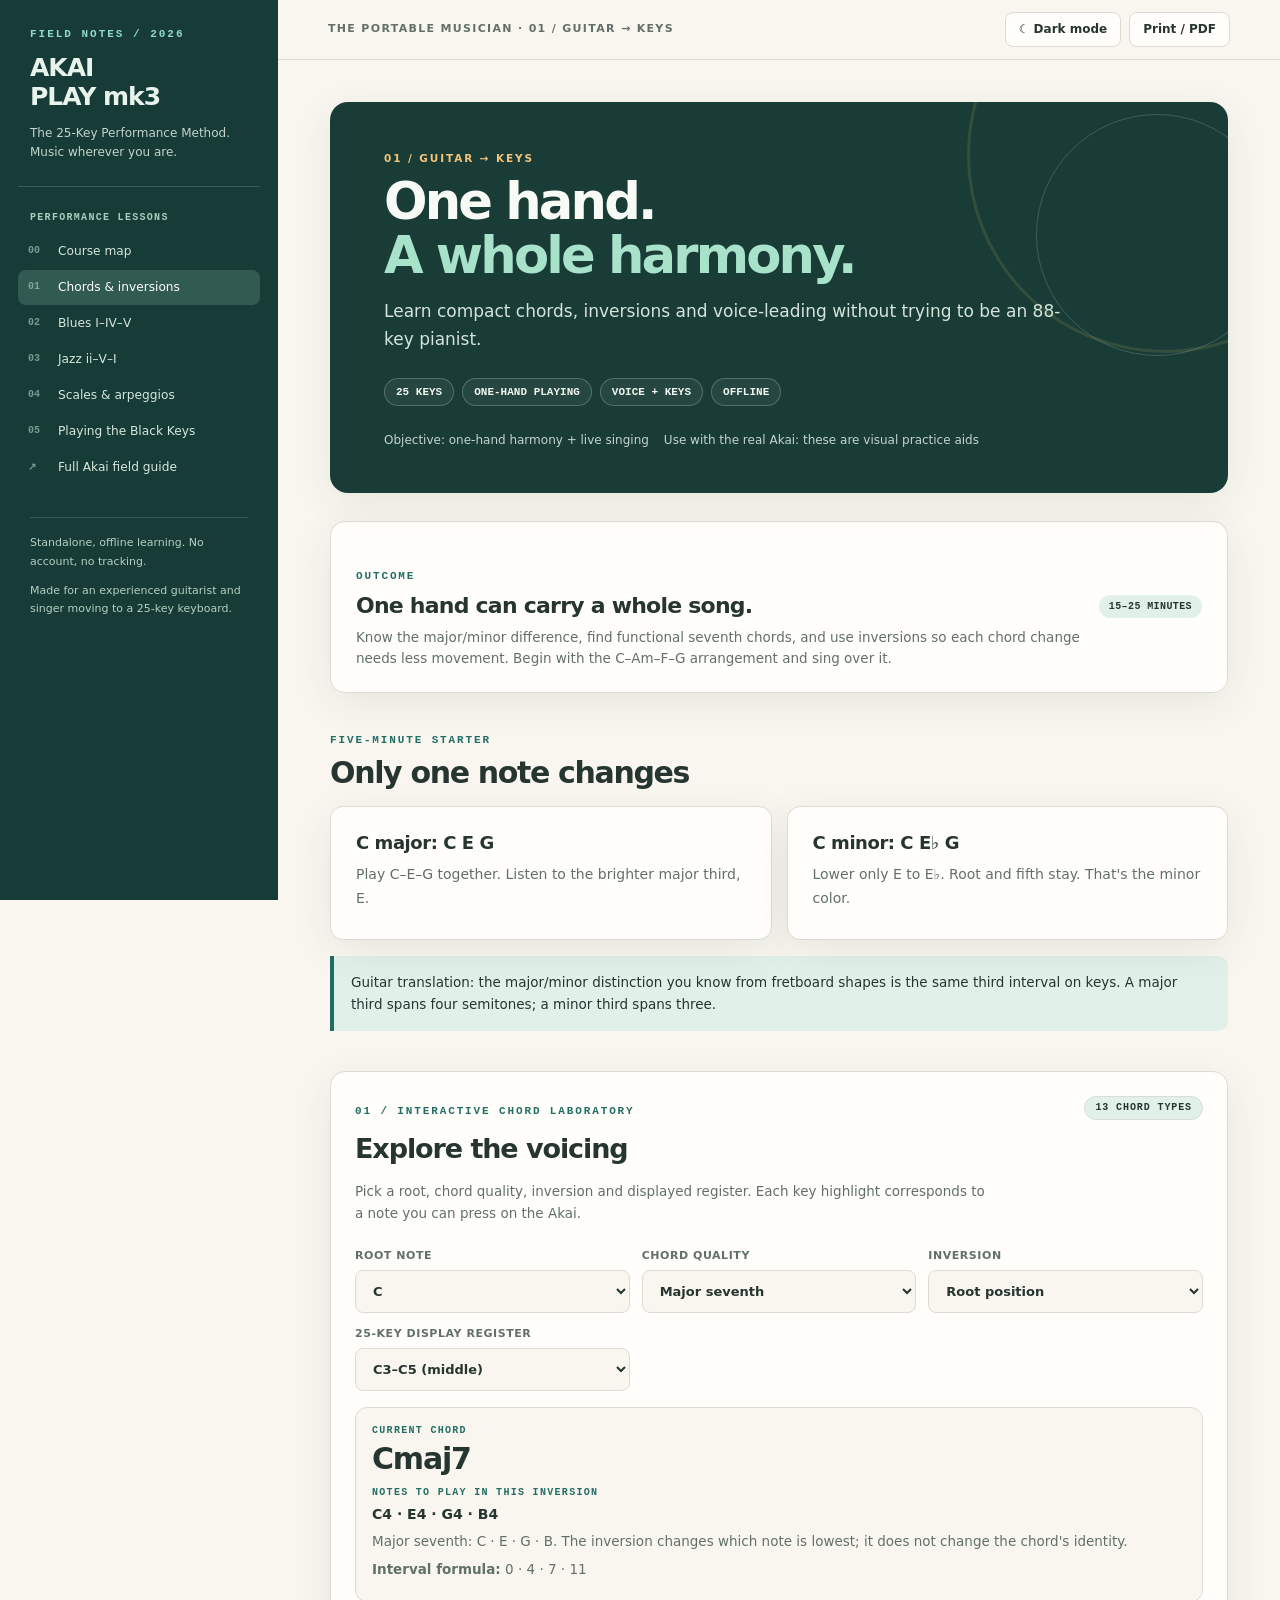
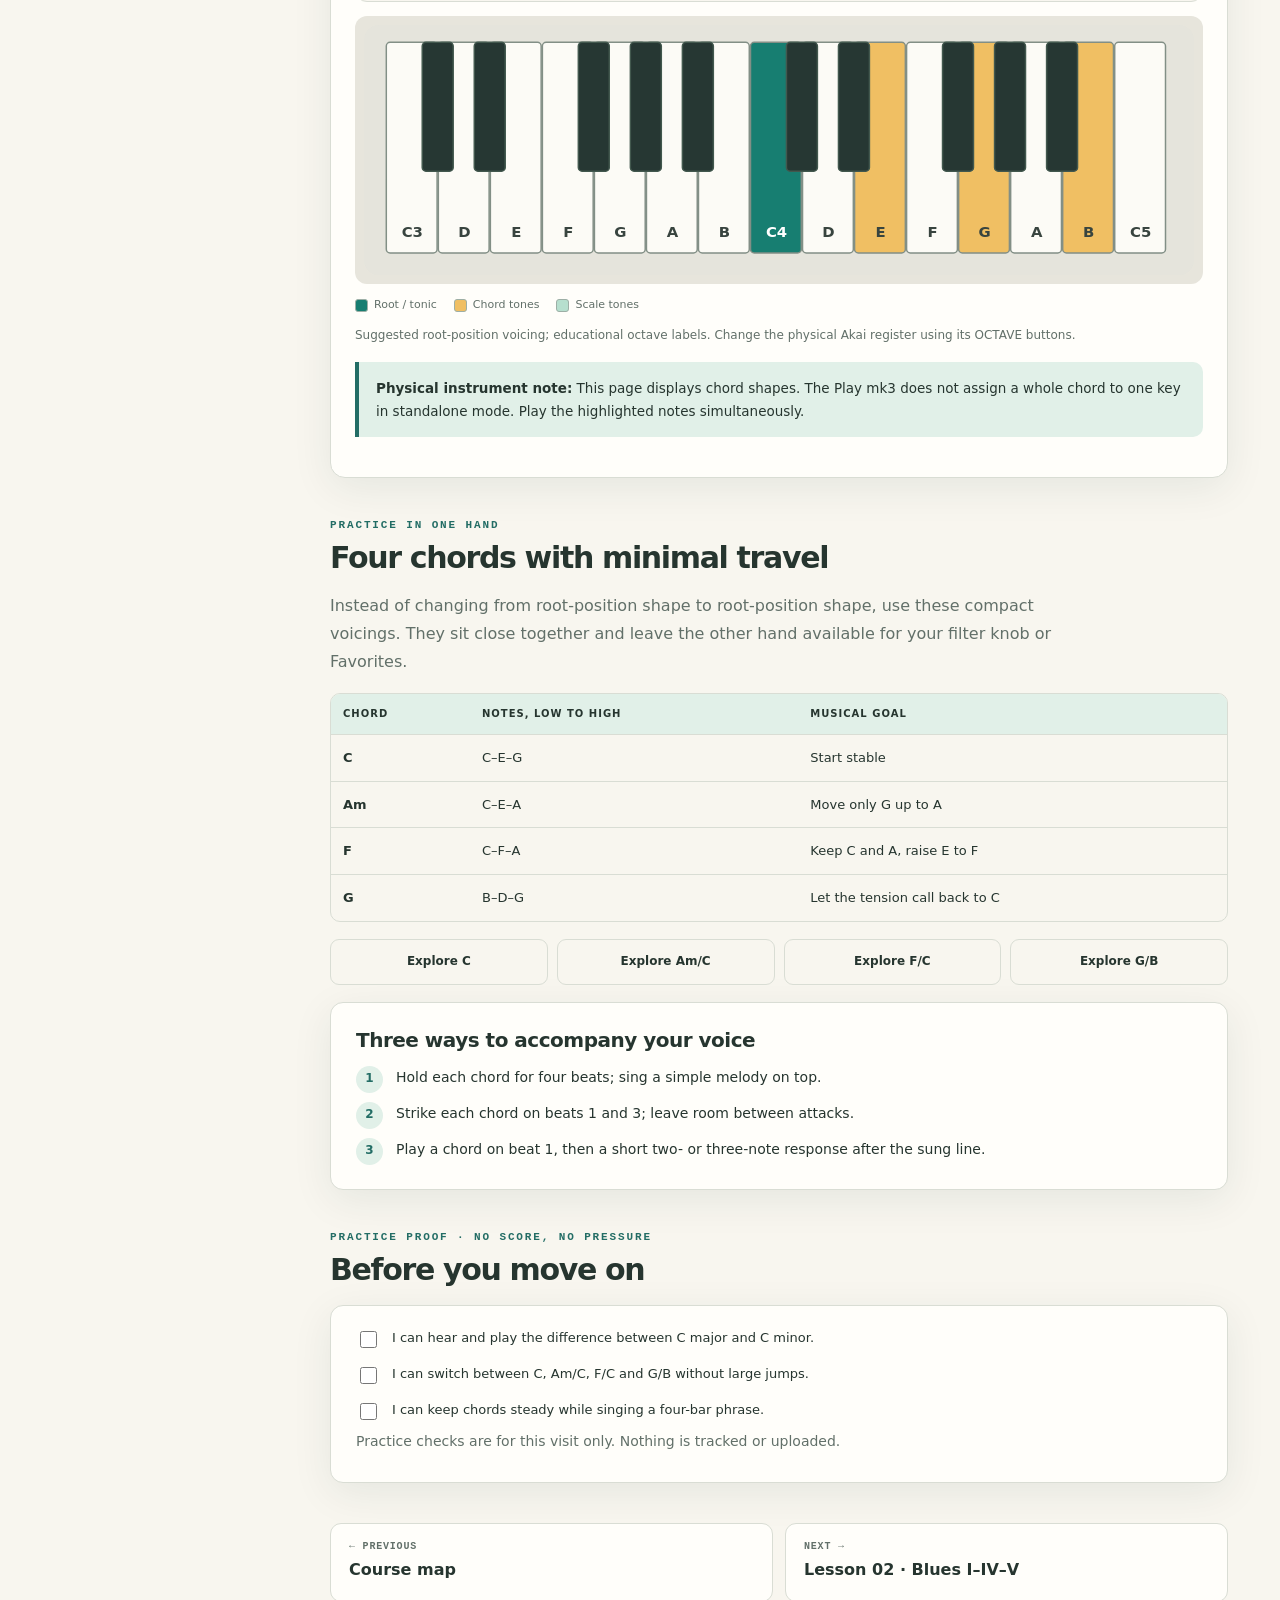
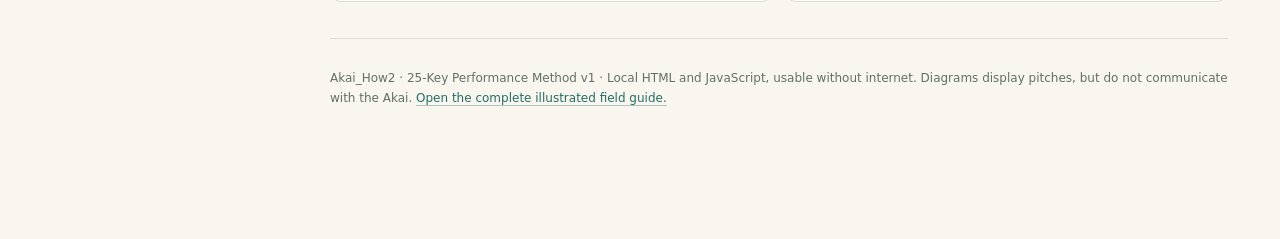
<file: lessons/lesson_01_chord_laboratory.html>
<!doctype html><html lang="en"><head><meta charset="utf-8"><meta name="viewport" content="width=device-width, initial-scale=1"><meta name="color-scheme" content="light dark"><meta name="description" content="Akai MPK Mini Play mk3 offline 25-key performance lessons for singers and guitarists: chords, blues, jazz, scales, arpeggios."><title>Lesson 01 · Chord Laboratory | Akai 25-Key Performance Method</title><link rel="stylesheet" href="assets/lessons.css"></head>
<body data-page="chords"><div class="page">
<aside class="side" id="side-nav" aria-label="Course navigation"><div class="brand"><div class="brand-label">FIELD NOTES / 2026</div><div class="brand-name">AKAI<br>PLAY mk3</div><p class="brand-desc">The 25-Key Performance Method.<br>Music wherever you are.</p></div><div class="site-nav-title">Performance lessons</div><nav class="nav-links"><a href="index.html"><span class="nav-num">00</span><span>Course map</span></a><a href="lesson_01_chord_laboratory.html"><span class="nav-num">01</span><span>Chords & inversions</span></a><a href="lesson_02_blues_lab.html"><span class="nav-num">02</span><span>Blues I–IV–V</span></a><a href="lesson_03_jazz_lab.html"><span class="nav-num">03</span><span>Jazz ii–V–I</span></a><a href="lesson_04_scales_arpeggios.html"><span class="nav-num">04</span><span>Scales & arpeggios</span></a><a href="lesson_05_playing_the_black_keys.html"><span class="nav-num">05</span><span>Playing the Black Keys</span></a><a href="../akai_howto_v1_illustrated.html"><span class="nav-num">↗</span><span>Full Akai field guide</span></a></nav><div class="side-foot">Standalone, offline learning. No account, no tracking.<p>Made for an experienced guitarist and singer moving to a 25-key keyboard.</p></div></aside>
<div class="main"><div class="topbar"><div style="display:flex;align-items:center;gap:10px"><button class="small-btn menu-toggle" id="menu-toggle" aria-label="Open lesson menu" aria-expanded="false">☰ Lessons</button><span class="breadcrumb">THE PORTABLE MUSICIAN · 01 / guitar → keys</span></div><div class="actions"><button class="small-btn" id="toggle-theme" type="button">☾ Dark mode</button><button class="small-btn" id="print-guide" type="button">Print / PDF</button></div></div>
<main class="paper"><header class="hero"><span class="eyebrow">01 / guitar → keys</span><h1>One hand.<br><em>A whole harmony.</em></h1><p>Learn compact chords, inversions and voice-leading without trying to be an 88-key pianist.</p><div class="hero-chips"><span>25 KEYS</span><span>ONE-HAND PLAYING</span><span>VOICE + KEYS</span><span>OFFLINE</span></div><div class="hero-footer"><span>Objective: one-hand harmony + live singing</span><span>Use with the real Akai: these are visual practice aids</span></div></header>
<div class="course-lead"><div><div class="section-label">Outcome</div><h2>One hand can carry a whole song.</h2><p>Know the major/minor difference, find functional seventh chords, and use inversions so each chord change needs less movement. Begin with the C–Am–F–G arrangement and sing over it.</p></div><span class="tag">15–25 minutes</span></div><section class="lesson-section" ><div class="section-label">Five-minute starter</div><h2>Only one note changes</h2><div class="practice-grid-v2"><div class="section-card"><h3>C major: C E G</h3><p>Play C–E–G together. Listen to the brighter major third, E.</p></div><div class="section-card"><h3>C minor: C E♭ G</h3><p>Lower only E to E♭. Root and fifth stay. That's the minor color.</p></div></div><div class="instrument-note">Guitar translation: the major/minor distinction you know from fretboard shapes is the same third interval on keys. A major third spans four semitones; a minor third spans three.</div></section><section class="chapter-visual" id="chord-lab"><div class="lab-top"><div><span class="section-label">01 / Interactive chord laboratory</span><h2>Explore the voicing</h2><p>Pick a root, chord quality, inversion and displayed register. Each key highlight corresponds to a note you can press on the Akai.</p></div><span class="lab-badge">13 CHORD TYPES</span></div><div class="controls-row"><label for="root">Root note<select id="root"><option value="C" >C</option></select></label><label for="quality">Chord quality<select id="quality"><option value="major" >Major</option></select></label><label for="inversion">Inversion<select id="inversion"><option value="0" >Root position</option><option value="1" >First</option><option value="2" >Second</option><option value="3" >Third (sevenths)</option></select></label><label for="register">25-key display register<select id="register"><option value="36" >C2–C4 (low)</option><option value="48" selected>C3–C5 (middle)</option><option value="60" >C4–C6 (high)</option></select></label></div><div class="lab-output"><div class="mini-label">Current chord</div><div class="symbols" id="current-symbol" aria-live="polite">Cmaj7</div><div class="mini-label">Notes to play in this inversion</div><div class="note-readout" id="keyboard-note-readout"></div><p id="main-explainer"></p><p><b>Interval formula:</b> <span id="chord-formula"></span></p></div><div class="piano-wrap"><svg id="keyboard-svg" role="img" aria-label="Two octave piano keyboard with highlighted notes" viewBox="0 0 670 202" xmlns="http://www.w3.org/2000/svg"><title>Keyboard diagram</title></svg></div><div class="legend"><span><i class="legend-root"></i>Root / tonic</span><span><i class="legend-chord"></i>Chord tones</span><span><i class="legend-scale"></i>Scale tones</span></div><p class="keyboard-warning" id="range-warning" hidden></p><p class="keyboard-caption" id="voicing-caption">Reference octave, not a command to your physical keyboard.</p><div class="instrument-note"><b>Physical instrument note:</b> This page displays chord shapes. The Play mk3 does not assign a whole chord to one key in standalone mode. Play the highlighted notes simultaneously.</div></section><section class="lesson-section" ><div class="section-label">Practice in one hand</div><h2>Four chords with minimal travel</h2><p>Instead of changing from root-position shape to root-position shape, use these compact voicings. They sit close together and leave the other hand available for your filter knob or Favorites.</p><div class="table-wrap"><table class="lesson-table"><thead><tr><th>Chord</th><th>Notes, low to high</th><th>Musical goal</th></tr></thead><tbody><tr><td><b>C</b></td><td>C–E–G</td><td>Start stable</td></tr><tr><td><b>Am</b></td><td>C–E–A</td><td>Move only G up to A</td></tr><tr><td><b>F</b></td><td>C–F–A</td><td>Keep C and A, raise E to F</td></tr><tr><td><b>G</b></td><td>B–D–G</td><td>Let the tension call back to C</td></tr></tbody></table></div><div class="example-chords"><button class="demo-chord" data-root="C" data-quality="major">Explore C</button><button class="demo-chord" data-root="A" data-quality="minor" data-inv="1">Explore Am/C</button><button class="demo-chord" data-root="F" data-quality="major" data-inv="2">Explore F/C</button><button class="demo-chord" data-root="G" data-quality="major" data-inv="1">Explore G/B</button></div><div class="section-card"><h3>Three ways to accompany your voice</h3><ol class="exercise-steps"><li>Hold each chord for four beats; sing a simple melody on top.</li><li>Strike each chord on beats 1 and 3; leave room between attacks.</li><li>Play a chord on beat 1, then a short two- or three-note response after the sung line.</li></ol></div></section><section class="lesson-section" id="self-check"><div class="section-label">Practice proof · no score, no pressure</div><h2>Before you move on</h2><div class="section-card"><div class="checkpoint"><label><input type="checkbox">I can hear and play the difference between C major and C minor.</label><label><input type="checkbox">I can switch between C, Am/C, F/C and G/B without large jumps.</label><label><input type="checkbox">I can keep chords steady while singing a four-bar phrase.</label></div><p class="checkpoint-feedback" id="checkpoint-feedback">Practice checks are for this visit only. Nothing is tracked or uploaded.</p></div></section><div class="chapter-pager"><a href="index.html"><small>← Previous</small>Course map</a><a href="lesson_02_blues_lab.html"><small>Next →</small>Lesson 02 · Blues I–IV–V</a></div>
<footer class="footernote">Akai_How2 · 25-Key Performance Method v1 · Local HTML and JavaScript, usable without internet. Diagrams display pitches, but do not communicate with the Akai. <a href="../akai_howto_v1_illustrated.html">Open the complete illustrated field guide.</a></footer></main></div></div>
<script src="assets/music-theory.js"></script><script src="assets/lessons.js"></script></body></html>
</file>
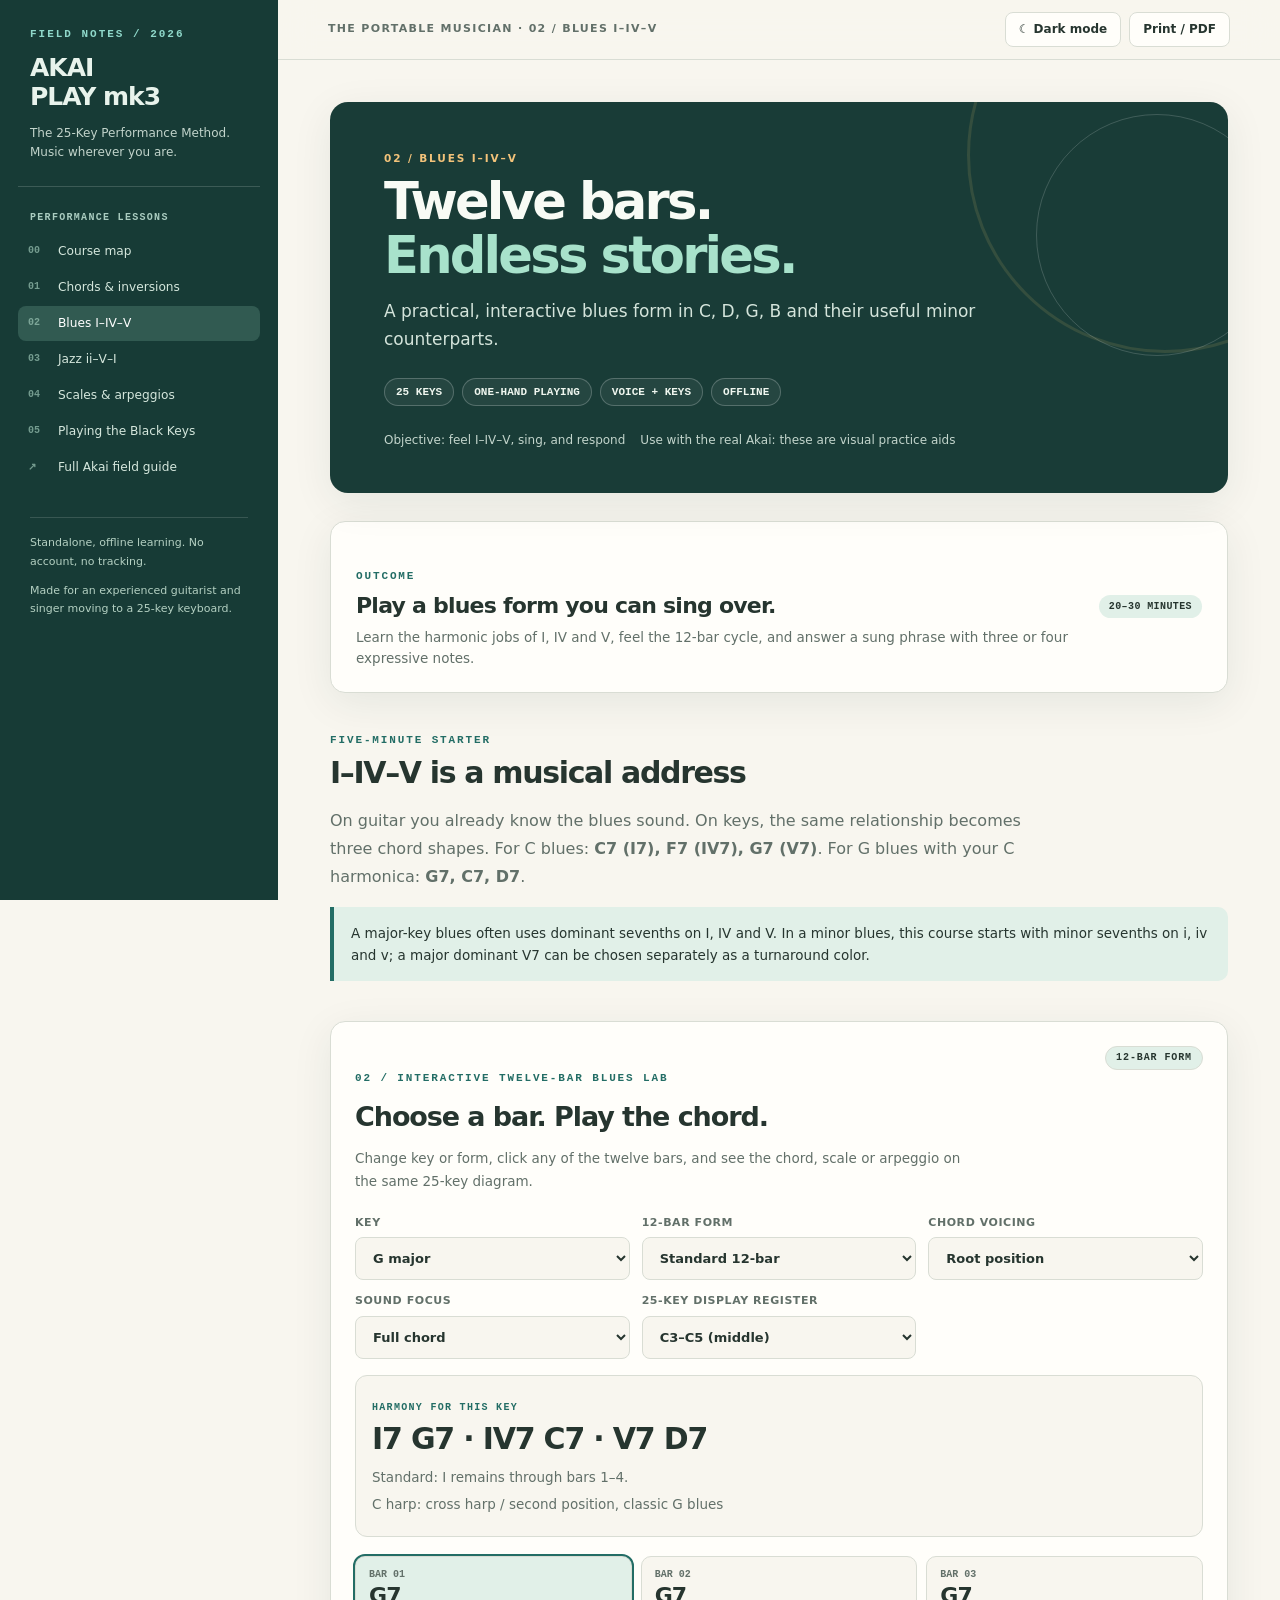
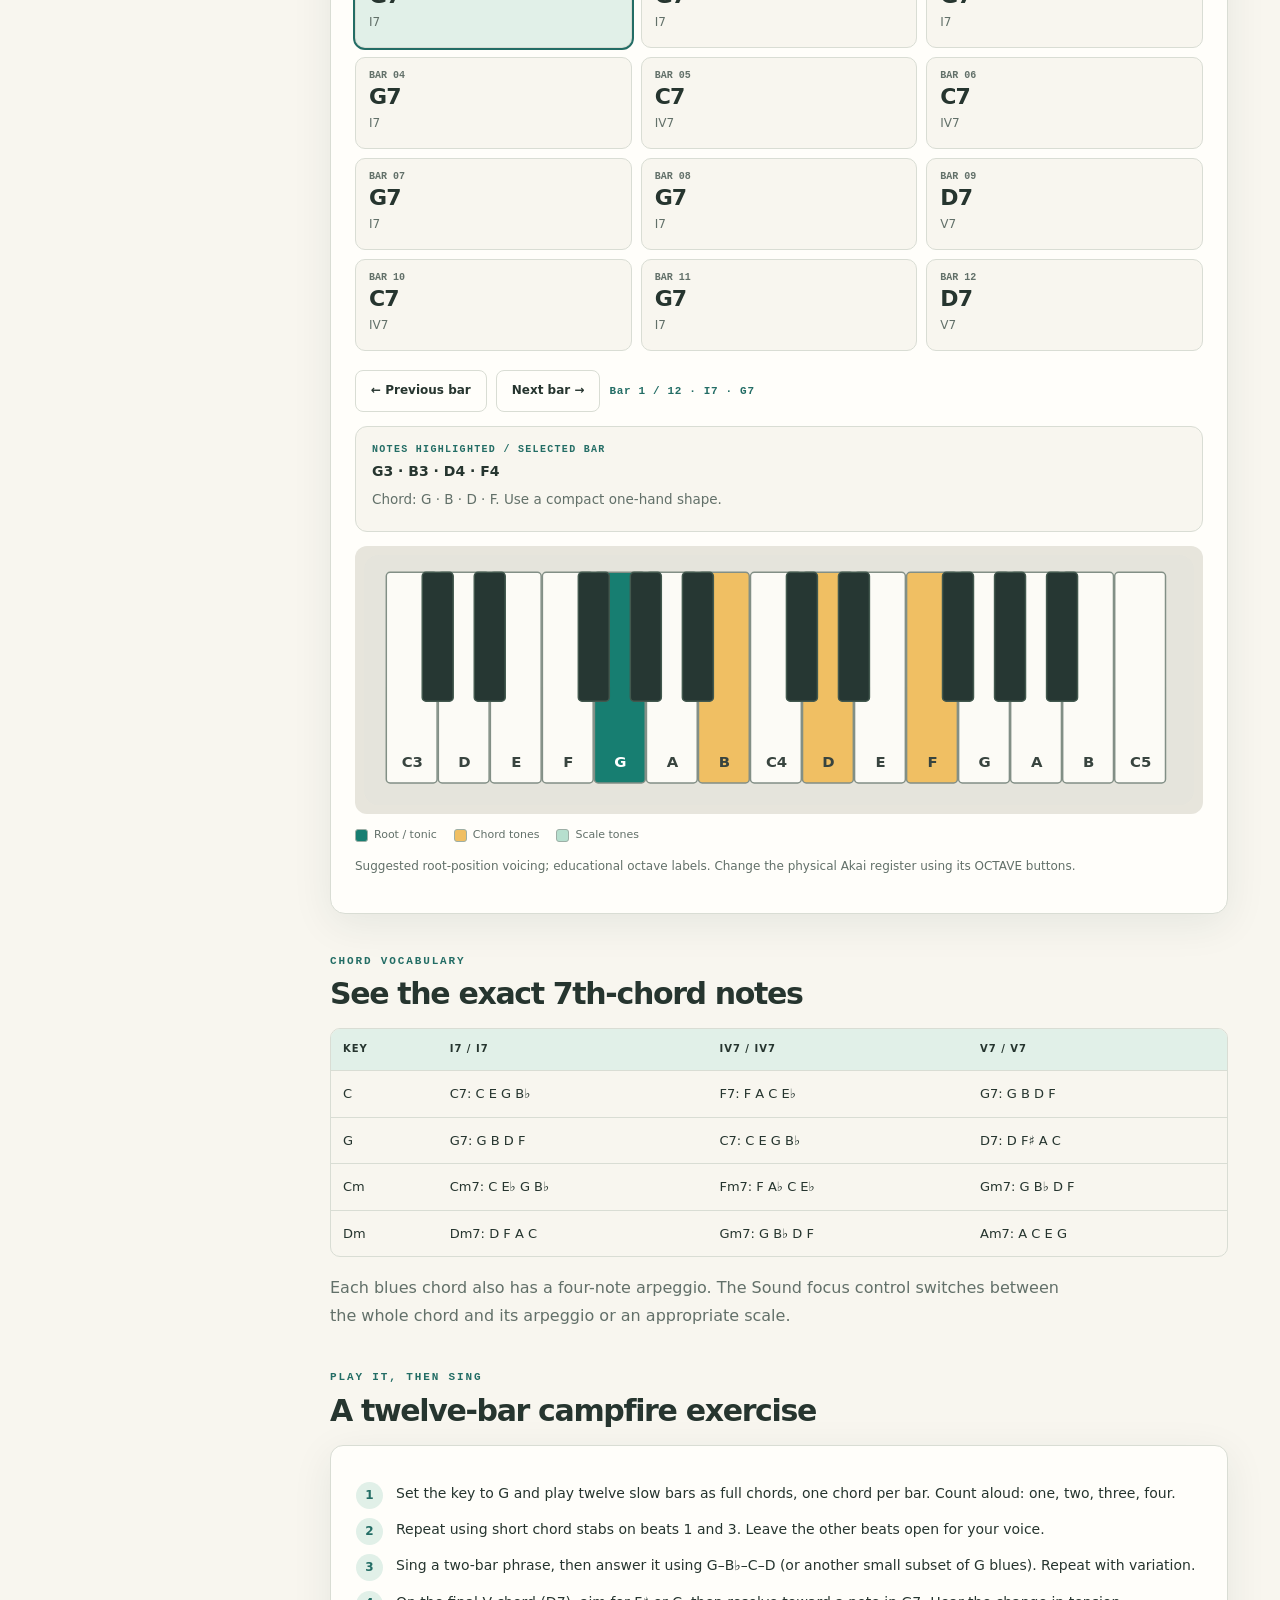
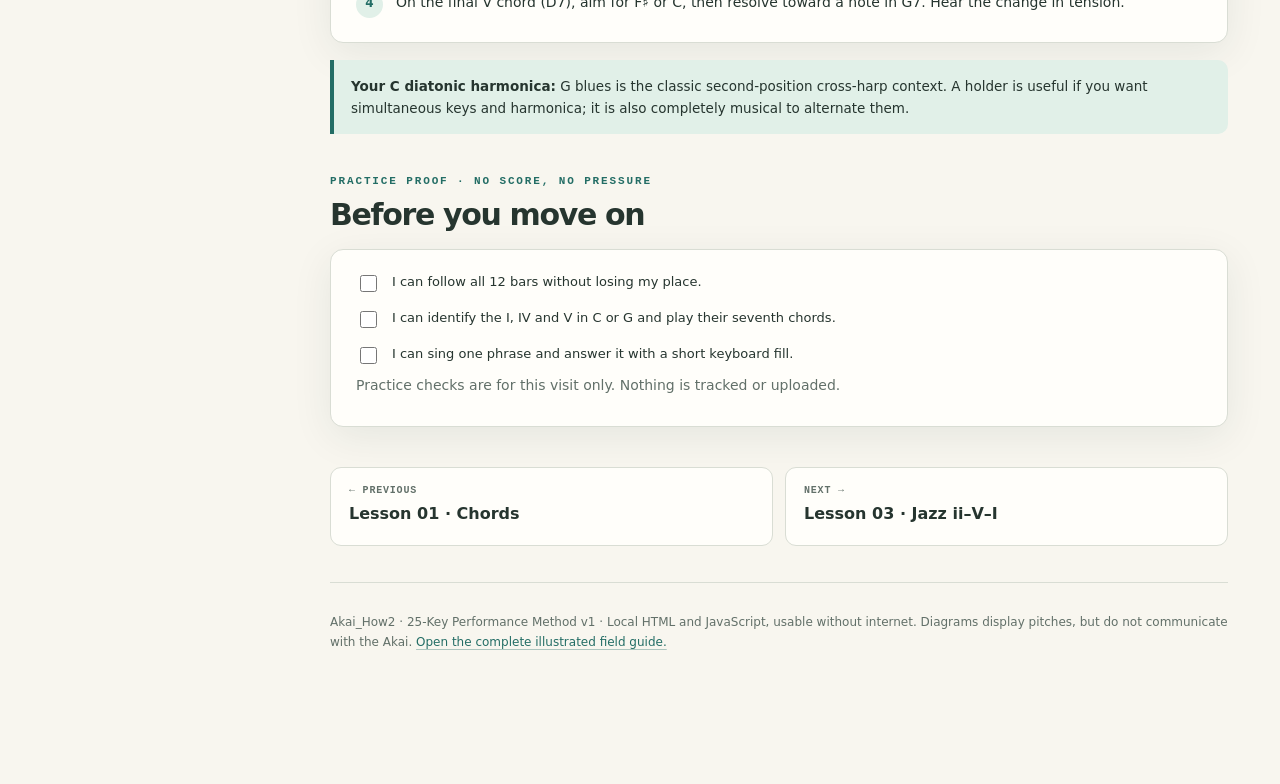
<file: lessons/lesson_02_blues_lab.html>
<!doctype html><html lang="en"><head><meta charset="utf-8"><meta name="viewport" content="width=device-width, initial-scale=1"><meta name="color-scheme" content="light dark"><meta name="description" content="Akai MPK Mini Play mk3 offline 25-key performance lessons for singers and guitarists: chords, blues, jazz, scales, arpeggios."><title>Lesson 02 · Blues Lab | Akai 25-Key Performance Method</title><link rel="stylesheet" href="assets/lessons.css"></head>
<body data-page="blues"><div class="page">
<aside class="side" id="side-nav" aria-label="Course navigation"><div class="brand"><div class="brand-label">FIELD NOTES / 2026</div><div class="brand-name">AKAI<br>PLAY mk3</div><p class="brand-desc">The 25-Key Performance Method.<br>Music wherever you are.</p></div><div class="site-nav-title">Performance lessons</div><nav class="nav-links"><a href="index.html"><span class="nav-num">00</span><span>Course map</span></a><a href="lesson_01_chord_laboratory.html"><span class="nav-num">01</span><span>Chords & inversions</span></a><a href="lesson_02_blues_lab.html"><span class="nav-num">02</span><span>Blues I–IV–V</span></a><a href="lesson_03_jazz_lab.html"><span class="nav-num">03</span><span>Jazz ii–V–I</span></a><a href="lesson_04_scales_arpeggios.html"><span class="nav-num">04</span><span>Scales & arpeggios</span></a><a href="lesson_05_playing_the_black_keys.html"><span class="nav-num">05</span><span>Playing the Black Keys</span></a><a href="../akai_howto_v1_illustrated.html"><span class="nav-num">↗</span><span>Full Akai field guide</span></a></nav><div class="side-foot">Standalone, offline learning. No account, no tracking.<p>Made for an experienced guitarist and singer moving to a 25-key keyboard.</p></div></aside>
<div class="main"><div class="topbar"><div style="display:flex;align-items:center;gap:10px"><button class="small-btn menu-toggle" id="menu-toggle" aria-label="Open lesson menu" aria-expanded="false">☰ Lessons</button><span class="breadcrumb">THE PORTABLE MUSICIAN · 02 / blues I–IV–V</span></div><div class="actions"><button class="small-btn" id="toggle-theme" type="button">☾ Dark mode</button><button class="small-btn" id="print-guide" type="button">Print / PDF</button></div></div>
<main class="paper"><header class="hero"><span class="eyebrow">02 / blues I–IV–V</span><h1>Twelve bars.<br><em>Endless stories.</em></h1><p>A practical, interactive blues form in C, D, G, B and their useful minor counterparts.</p><div class="hero-chips"><span>25 KEYS</span><span>ONE-HAND PLAYING</span><span>VOICE + KEYS</span><span>OFFLINE</span></div><div class="hero-footer"><span>Objective: feel I–IV–V, sing, and respond</span><span>Use with the real Akai: these are visual practice aids</span></div></header>
<div class="course-lead"><div><div class="section-label">Outcome</div><h2>Play a blues form you can sing over.</h2><p>Learn the harmonic jobs of I, IV and V, feel the 12-bar cycle, and answer a sung phrase with three or four expressive notes.</p></div><span class="tag">20–30 minutes</span></div><section class="lesson-section" ><div class="section-label">Five-minute starter</div><h2>I–IV–V is a musical address</h2><p>On guitar you already know the blues sound. On keys, the same relationship becomes three chord shapes. For C blues: <strong>C7 (I7), F7 (IV7), G7 (V7)</strong>. For G blues with your C harmonica: <strong>G7, C7, D7</strong>.</p><div class="instrument-note">A major-key blues often uses dominant sevenths on I, IV and V. In a minor blues, this course starts with minor sevenths on i, iv and v; a major dominant V7 can be chosen separately as a turnaround color.</div></section><section class="chapter-visual" id="blues-lab"><div class="lab-top"><div><div class="section-label">02 / Interactive twelve-bar blues lab</div><h2>Choose a bar. Play the chord.</h2><p>Change key or form, click any of the twelve bars, and see the chord, scale or arpeggio on the same 25-key diagram.</p></div><span class="lab-badge">12-BAR FORM</span></div><div class="controls-row"><label for="blues-key">Key<select id="blues-key"><option value="G" >G major</option></select></label><label for="form">12-bar form<select id="form"><option value="standard" >Standard 12-bar</option><option value="quick" >Quick change</option></select></label><label for="voicing">Chord voicing<select id="voicing"><option value="0" >Root position</option><option value="1" >First inversion</option><option value="2" >Second inversion</option><option value="3" >Third inversion</option><option value="shell" >Three-note shell</option></select></label><label for="focus">Sound focus<select id="focus"><option value="chord" >Full chord</option><option value="arp" >Chord arpeggio</option><option value="blues" >Blues scale</option><option value="pent" >Minor pentatonic</option><option value="mixolydian" >Mixolydian of current chord</option></select></label><label for="register">25-key display register<select id="register"><option value="36" >C2–C4 (low)</option><option value="48" selected>C3–C5 (middle)</option><option value="60" >C4–C6 (high)</option></select></label></div><label class="instrument-note" id="minor-alt" hidden><input type="checkbox" id="minor-v-dominant"> In minor blues, use major dominant V7 for the V bars (harmonic-minor turnaround flavor).</label><div class="lab-output"><span class="mini-label">Harmony for this key</span><div class="symbols" id="blues-chords"></div><p id="form-note"></p><p class="smallprint" id="harp-note"></p></div><div class="bar-grid" id="bar-grid" aria-label="12 bar blues form"></div><div class="bar-nav"><button id="previous-bar" type="button">← Previous bar</button><button id="next-bar" type="button">Next bar →</button><strong id="active-bar" aria-live="polite"></strong></div><div class="lab-output"><div class="mini-label">Notes highlighted / selected bar</div><div class="note-readout" id="keyboard-note-readout"></div><p id="blues-explainer"></p></div><div class="piano-wrap"><svg id="keyboard-svg" role="img" aria-label="Two octave piano keyboard with highlighted notes" viewBox="0 0 670 202" xmlns="http://www.w3.org/2000/svg"><title>Keyboard diagram</title></svg></div><div class="legend"><span><i class="legend-root"></i>Root / tonic</span><span><i class="legend-chord"></i>Chord tones</span><span><i class="legend-scale"></i>Scale tones</span></div><p class="keyboard-warning" id="range-warning" hidden></p><p class="keyboard-caption" id="voicing-caption">Reference octave, not a command to your physical keyboard.</p><p class="keyboard-warning" id="mix-warning" hidden>Mixolydian is an optional dominant seventh color; don't treat it as the only minor-blues scale.</p></section><section class="lesson-section" ><div class="section-label">Chord vocabulary</div><h2>See the exact 7th-chord notes</h2><div class="table-wrap"><table class="lesson-table"><thead><tr><th>Key</th><th>I7 / i7</th><th>IV7 / iv7</th><th>V7 / v7</th></tr></thead><tbody><tr><td>C</td><td>C7: C E G B♭</td><td>F7: F A C E♭</td><td>G7: G B D F</td></tr><tr><td>G</td><td>G7: G B D F</td><td>C7: C E G B♭</td><td>D7: D F♯ A C</td></tr><tr><td>Cm</td><td>Cm7: C E♭ G B♭</td><td>Fm7: F A♭ C E♭</td><td>Gm7: G B♭ D F</td></tr><tr><td>Dm</td><td>Dm7: D F A C</td><td>Gm7: G B♭ D F</td><td>Am7: A C E G</td></tr></tbody></table></div><p>Each blues chord also has a four-note arpeggio. The Sound focus control switches between the whole chord and its arpeggio or an appropriate scale.</p></section><section class="lesson-section" ><div class="section-label">Play it, then sing</div><h2>A twelve-bar campfire exercise</h2><div class="section-card"><ol class="exercise-steps"><li>Set the key to G and play twelve slow bars as full chords, one chord per bar. Count aloud: one, two, three, four.</li><li>Repeat using short chord stabs on beats 1 and 3. Leave the other beats open for your voice.</li><li>Sing a two-bar phrase, then answer it using G–B♭–C–D (or another small subset of G blues). Repeat with variation.</li><li>On the final V chord (D7), aim for F♯ or C, then resolve toward a note in G7. Hear the change in tension.</li></ol></div><div class="instrument-note"><b>Your C diatonic harmonica:</b> G blues is the classic second-position cross-harp context. A holder is useful if you want simultaneous keys and harmonica; it is also completely musical to alternate them.</div></section><section class="lesson-section" id="self-check"><div class="section-label">Practice proof · no score, no pressure</div><h2>Before you move on</h2><div class="section-card"><div class="checkpoint"><label><input type="checkbox">I can follow all 12 bars without losing my place.</label><label><input type="checkbox">I can identify the I, IV and V in C or G and play their seventh chords.</label><label><input type="checkbox">I can sing one phrase and answer it with a short keyboard fill.</label></div><p class="checkpoint-feedback" id="checkpoint-feedback">Practice checks are for this visit only. Nothing is tracked or uploaded.</p></div></section><div class="chapter-pager"><a href="lesson_01_chord_laboratory.html"><small>← Previous</small>Lesson 01 · Chords</a><a href="lesson_03_jazz_lab.html"><small>Next →</small>Lesson 03 · Jazz ii–V–I</a></div>
<footer class="footernote">Akai_How2 · 25-Key Performance Method v1 · Local HTML and JavaScript, usable without internet. Diagrams display pitches, but do not communicate with the Akai. <a href="../akai_howto_v1_illustrated.html">Open the complete illustrated field guide.</a></footer></main></div></div>
<script src="assets/music-theory.js"></script><script src="assets/lessons.js"></script></body></html>
</file>
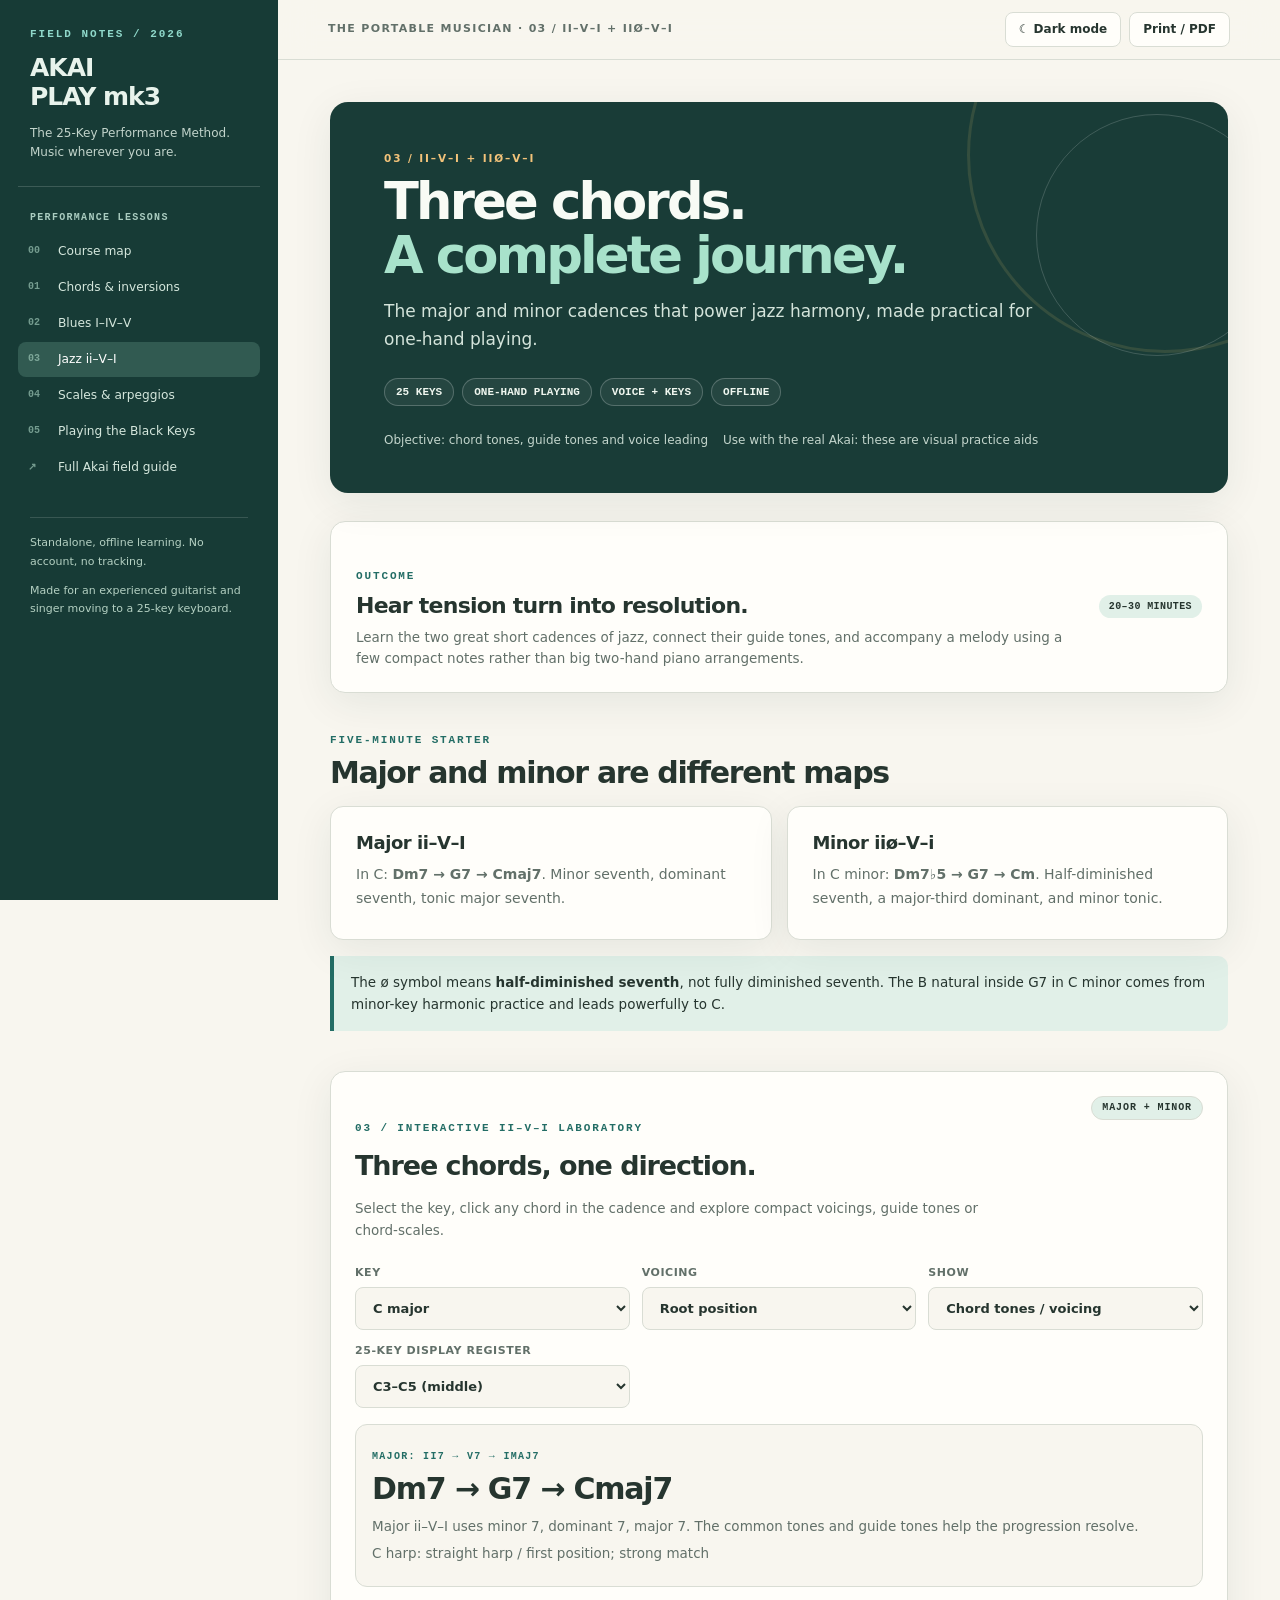
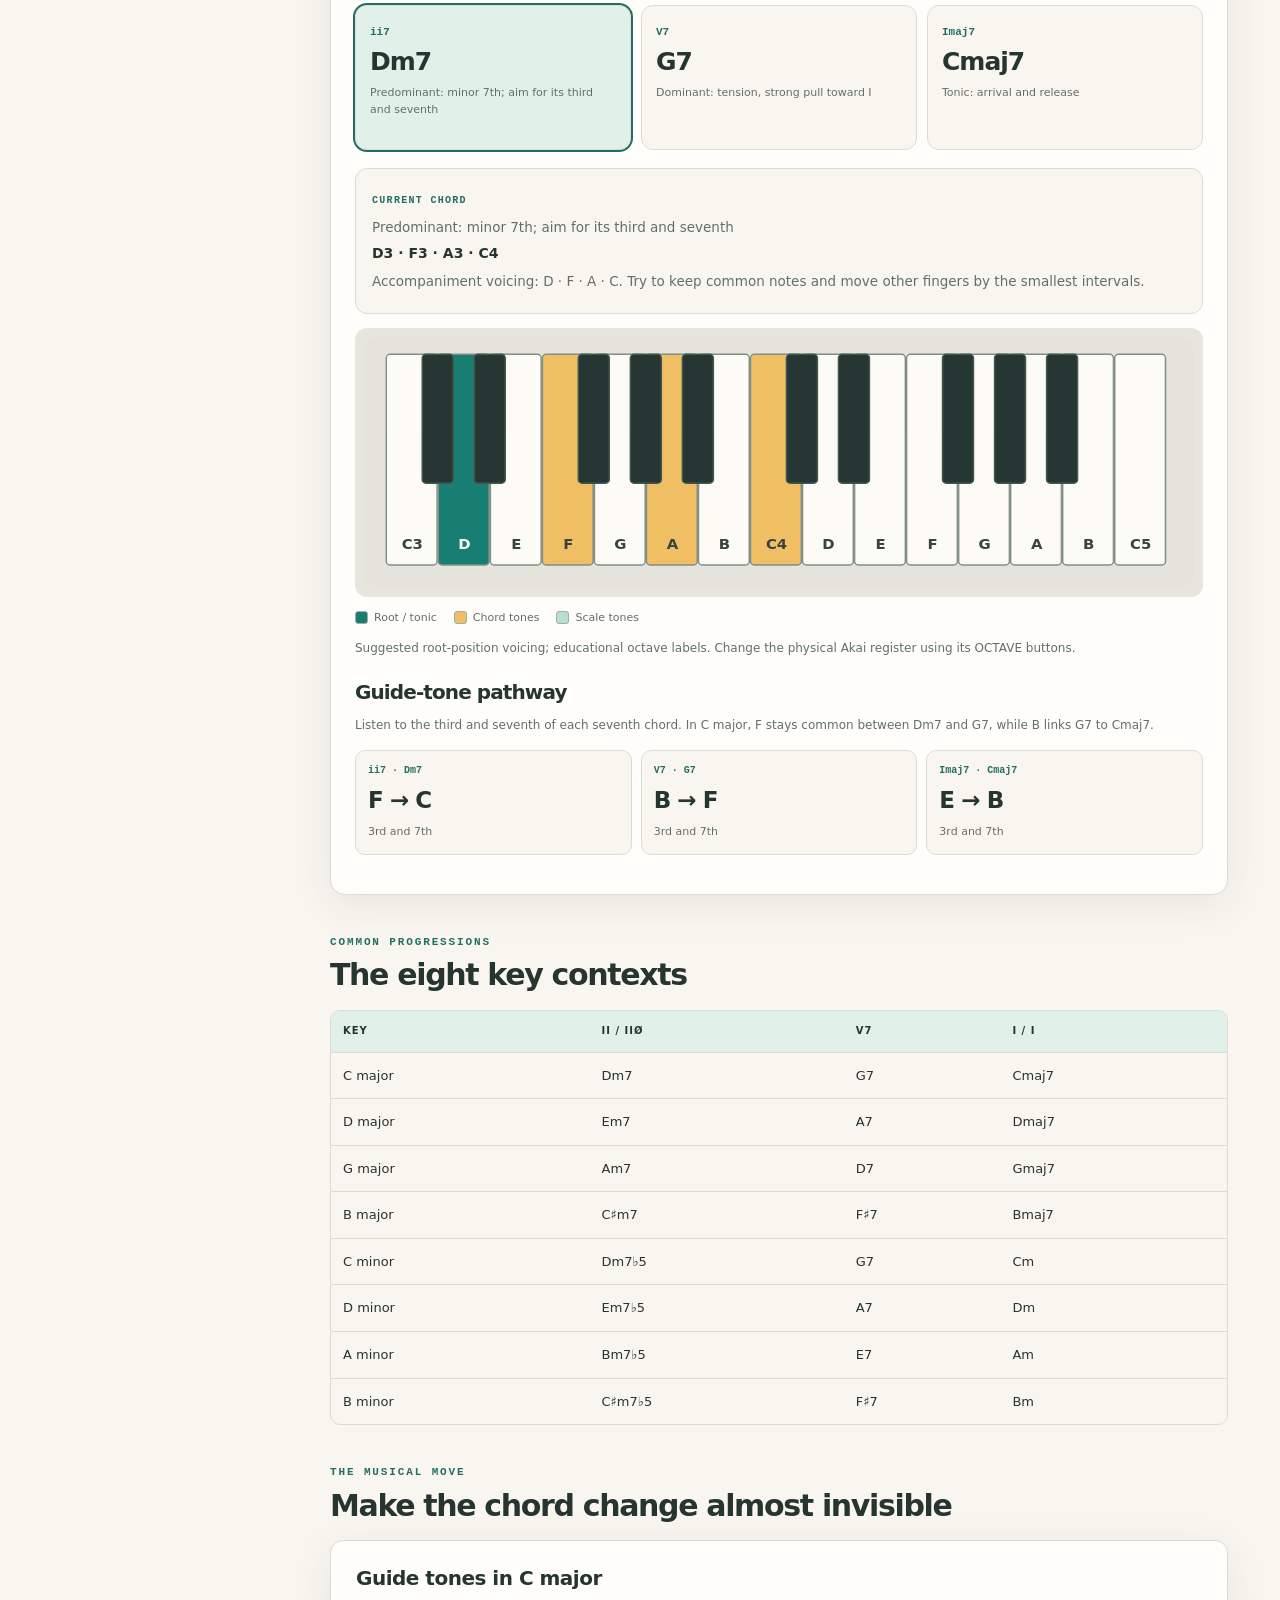
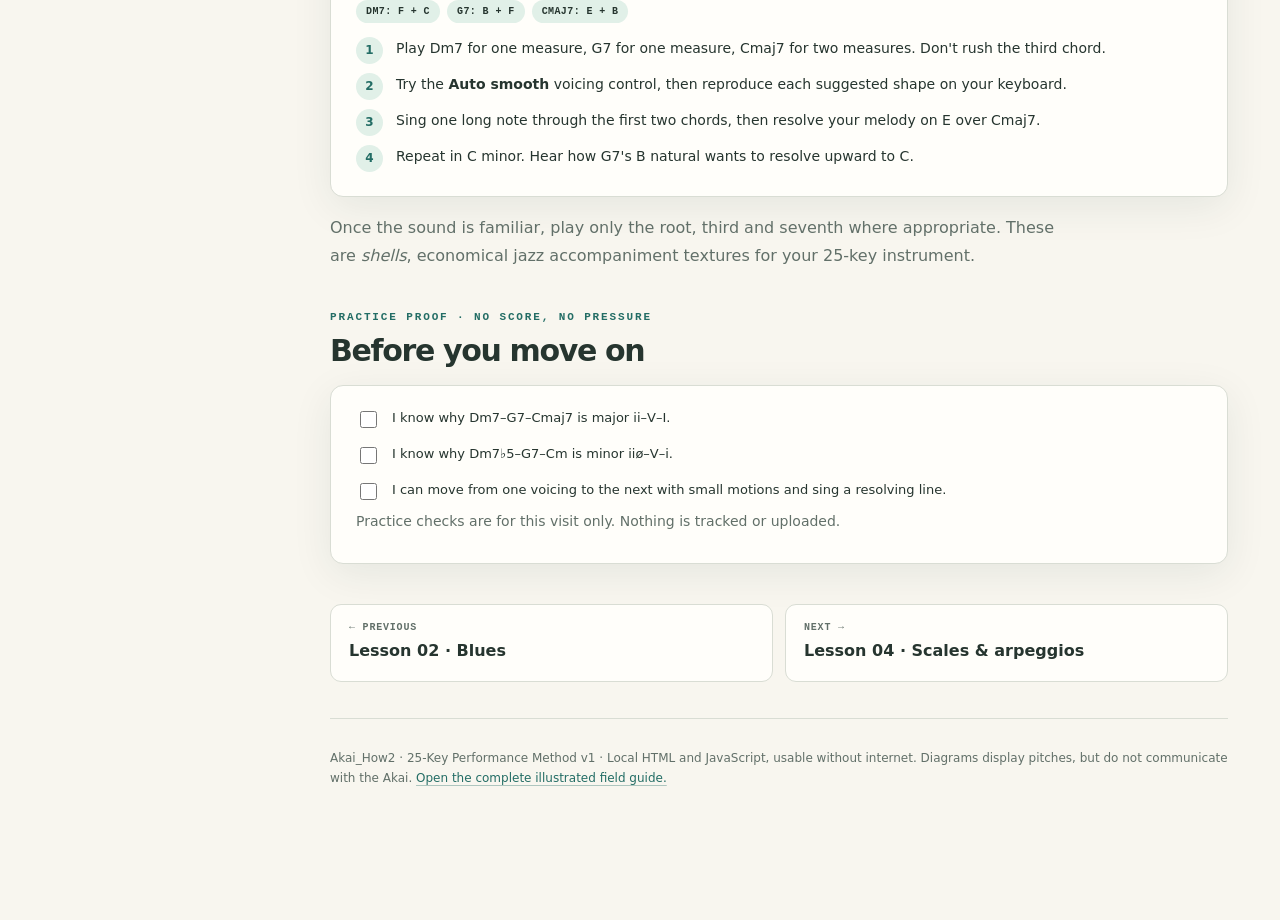
<file: lessons/lesson_03_jazz_lab.html>
<!doctype html><html lang="en"><head><meta charset="utf-8"><meta name="viewport" content="width=device-width, initial-scale=1"><meta name="color-scheme" content="light dark"><meta name="description" content="Akai MPK Mini Play mk3 offline 25-key performance lessons for singers and guitarists: chords, blues, jazz, scales, arpeggios."><title>Lesson 03 · Jazz Lab | Akai 25-Key Performance Method</title><link rel="stylesheet" href="assets/lessons.css"></head>
<body data-page="jazz"><div class="page">
<aside class="side" id="side-nav" aria-label="Course navigation"><div class="brand"><div class="brand-label">FIELD NOTES / 2026</div><div class="brand-name">AKAI<br>PLAY mk3</div><p class="brand-desc">The 25-Key Performance Method.<br>Music wherever you are.</p></div><div class="site-nav-title">Performance lessons</div><nav class="nav-links"><a href="index.html"><span class="nav-num">00</span><span>Course map</span></a><a href="lesson_01_chord_laboratory.html"><span class="nav-num">01</span><span>Chords & inversions</span></a><a href="lesson_02_blues_lab.html"><span class="nav-num">02</span><span>Blues I–IV–V</span></a><a href="lesson_03_jazz_lab.html"><span class="nav-num">03</span><span>Jazz ii–V–I</span></a><a href="lesson_04_scales_arpeggios.html"><span class="nav-num">04</span><span>Scales & arpeggios</span></a><a href="lesson_05_playing_the_black_keys.html"><span class="nav-num">05</span><span>Playing the Black Keys</span></a><a href="../akai_howto_v1_illustrated.html"><span class="nav-num">↗</span><span>Full Akai field guide</span></a></nav><div class="side-foot">Standalone, offline learning. No account, no tracking.<p>Made for an experienced guitarist and singer moving to a 25-key keyboard.</p></div></aside>
<div class="main"><div class="topbar"><div style="display:flex;align-items:center;gap:10px"><button class="small-btn menu-toggle" id="menu-toggle" aria-label="Open lesson menu" aria-expanded="false">☰ Lessons</button><span class="breadcrumb">THE PORTABLE MUSICIAN · 03 / ii–V–I + iiø–V–i</span></div><div class="actions"><button class="small-btn" id="toggle-theme" type="button">☾ Dark mode</button><button class="small-btn" id="print-guide" type="button">Print / PDF</button></div></div>
<main class="paper"><header class="hero"><span class="eyebrow">03 / ii–V–I + iiø–V–i</span><h1>Three chords.<br><em>A complete journey.</em></h1><p>The major and minor cadences that power jazz harmony, made practical for one-hand playing.</p><div class="hero-chips"><span>25 KEYS</span><span>ONE-HAND PLAYING</span><span>VOICE + KEYS</span><span>OFFLINE</span></div><div class="hero-footer"><span>Objective: chord tones, guide tones and voice leading</span><span>Use with the real Akai: these are visual practice aids</span></div></header>
<div class="course-lead"><div><div class="section-label">Outcome</div><h2>Hear tension turn into resolution.</h2><p>Learn the two great short cadences of jazz, connect their guide tones, and accompany a melody using a few compact notes rather than big two-hand piano arrangements.</p></div><span class="tag">20–30 minutes</span></div><section class="lesson-section" ><div class="section-label">Five-minute starter</div><h2>Major and minor are different maps</h2><div class="practice-grid-v2"><div class="section-card"><h3>Major ii–V–I</h3><p>In C: <strong>Dm7 → G7 → Cmaj7</strong>. Minor seventh, dominant seventh, tonic major seventh.</p></div><div class="section-card"><h3>Minor iiø–V–i</h3><p>In C minor: <strong>Dm7♭5 → G7 → Cm</strong>. Half-diminished seventh, a major-third dominant, and minor tonic.</p></div></div><div class="instrument-note">The ø symbol means <b>half-diminished seventh</b>, not fully diminished seventh. The B natural inside G7 in C minor comes from minor-key harmonic practice and leads powerfully to C.</div></section><section class="chapter-visual" id="jazz-lab"><div class="lab-top"><div><div class="section-label">03 / Interactive ii–V–I laboratory</div><h2>Three chords, one direction.</h2><p>Select the key, click any chord in the cadence and explore compact voicings, guide tones or chord-scales.</p></div><span class="lab-badge">MAJOR + MINOR</span></div><div class="controls-row"><label for="jazz-key">Key<select id="jazz-key"><option value="C" >C major</option></select></label><label for="jazz-voicing">Voicing<select id="jazz-voicing"><option value="0" >Root position</option><option value="1" >First inversion</option><option value="2" >Second inversion</option><option value="3" >Third inversion</option><option value="shell" >Three-note shell</option><option value="smooth" >Auto smooth / low motion</option></select></label><label for="jazz-focus">Show<select id="jazz-focus"><option value="chord" >Chord tones / voicing</option><option value="arp" >Chord arpeggio</option><option value="scale" >Related chord-scale</option></select></label><label for="register">25-key display register<select id="register"><option value="36" >C2–C4 (low)</option><option value="48" selected>C3–C5 (middle)</option><option value="60" >C4–C6 (high)</option></select></label></div><div class="lab-output"><span class="mini-label" id="jazz-roman">Major: ii–V–I</span><div class="symbols" id="jazz-progression"></div><p id="minor-clarifier"></p><p class="smallprint" id="harp-note"></p></div><div class="harmonic-grid" id="jazz-cards"></div><div class="lab-output"><span class="mini-label">Current chord</span><p id="jazz-meaning"></p><div class="note-readout" id="keyboard-note-readout"></div><p id="jazz-explainer"></p></div><div class="piano-wrap"><svg id="keyboard-svg" role="img" aria-label="Two octave piano keyboard with highlighted notes" viewBox="0 0 670 202" xmlns="http://www.w3.org/2000/svg"><title>Keyboard diagram</title></svg></div><div class="legend"><span><i class="legend-root"></i>Root / tonic</span><span><i class="legend-chord"></i>Chord tones</span><span><i class="legend-scale"></i>Scale tones</span></div><p class="keyboard-warning" id="range-warning" hidden></p><p class="keyboard-caption" id="voicing-caption">Reference octave, not a command to your physical keyboard.</p><h3 class="part-heading" style="font-size:20px;margin:22px 0 5px">Guide-tone pathway</h3><p class="smallprint">Listen to the third and seventh of each seventh chord. In C major, F stays common between Dm7 and G7, while B links G7 to Cmaj7.</p><div class="guide-tone-grid" id="guide-tone-path"></div></section><section class="lesson-section" ><div class="section-label">Common progressions</div><h2>The eight key contexts</h2><div class="table-wrap"><table class="lesson-table"><thead><tr><th>Key</th><th>ii / iiø</th><th>V7</th><th>I / i</th></tr></thead><tbody><tr><td>C major</td><td>Dm7</td><td>G7</td><td>Cmaj7</td></tr><tr><td>D major</td><td>Em7</td><td>A7</td><td>Dmaj7</td></tr><tr><td>G major</td><td>Am7</td><td>D7</td><td>Gmaj7</td></tr><tr><td>B major</td><td>C♯m7</td><td>F♯7</td><td>Bmaj7</td></tr><tr><td>C minor</td><td>Dm7♭5</td><td>G7</td><td>Cm</td></tr><tr><td>D minor</td><td>Em7♭5</td><td>A7</td><td>Dm</td></tr><tr><td>A minor</td><td>Bm7♭5</td><td>E7</td><td>Am</td></tr><tr><td>B minor</td><td>C♯m7♭5</td><td>F♯7</td><td>Bm</td></tr></tbody></table></div></section><section class="lesson-section" ><div class="section-label">The musical move</div><h2>Make the chord change almost invisible</h2><div class="section-card"><h3>Guide tones in C major</h3><div class="tag-stack"><span class="tag">Dm7: F + C</span><span class="tag">G7: B + F</span><span class="tag">Cmaj7: E + B</span></div><ol class="exercise-steps"><li>Play Dm7 for one measure, G7 for one measure, Cmaj7 for two measures. Don't rush the third chord.</li><li>Try the <b>Auto smooth</b> voicing control, then reproduce each suggested shape on your keyboard.</li><li>Sing one long note through the first two chords, then resolve your melody on E over Cmaj7.</li><li>Repeat in C minor. Hear how G7's B natural wants to resolve upward to C.</li></ol></div><p>Once the sound is familiar, play only the root, third and seventh where appropriate. These are <em>shells</em>, economical jazz accompaniment textures for your 25-key instrument.</p></section><section class="lesson-section" id="self-check"><div class="section-label">Practice proof · no score, no pressure</div><h2>Before you move on</h2><div class="section-card"><div class="checkpoint"><label><input type="checkbox">I know why Dm7–G7–Cmaj7 is major ii–V–I.</label><label><input type="checkbox">I know why Dm7♭5–G7–Cm is minor iiø–V–i.</label><label><input type="checkbox">I can move from one voicing to the next with small motions and sing a resolving line.</label></div><p class="checkpoint-feedback" id="checkpoint-feedback">Practice checks are for this visit only. Nothing is tracked or uploaded.</p></div></section><div class="chapter-pager"><a href="lesson_02_blues_lab.html"><small>← Previous</small>Lesson 02 · Blues</a><a href="lesson_04_scales_arpeggios.html"><small>Next →</small>Lesson 04 · Scales & arpeggios</a></div>
<footer class="footernote">Akai_How2 · 25-Key Performance Method v1 · Local HTML and JavaScript, usable without internet. Diagrams display pitches, but do not communicate with the Akai. <a href="../akai_howto_v1_illustrated.html">Open the complete illustrated field guide.</a></footer></main></div></div>
<script src="assets/music-theory.js"></script><script src="assets/lessons.js"></script></body></html>
</file>
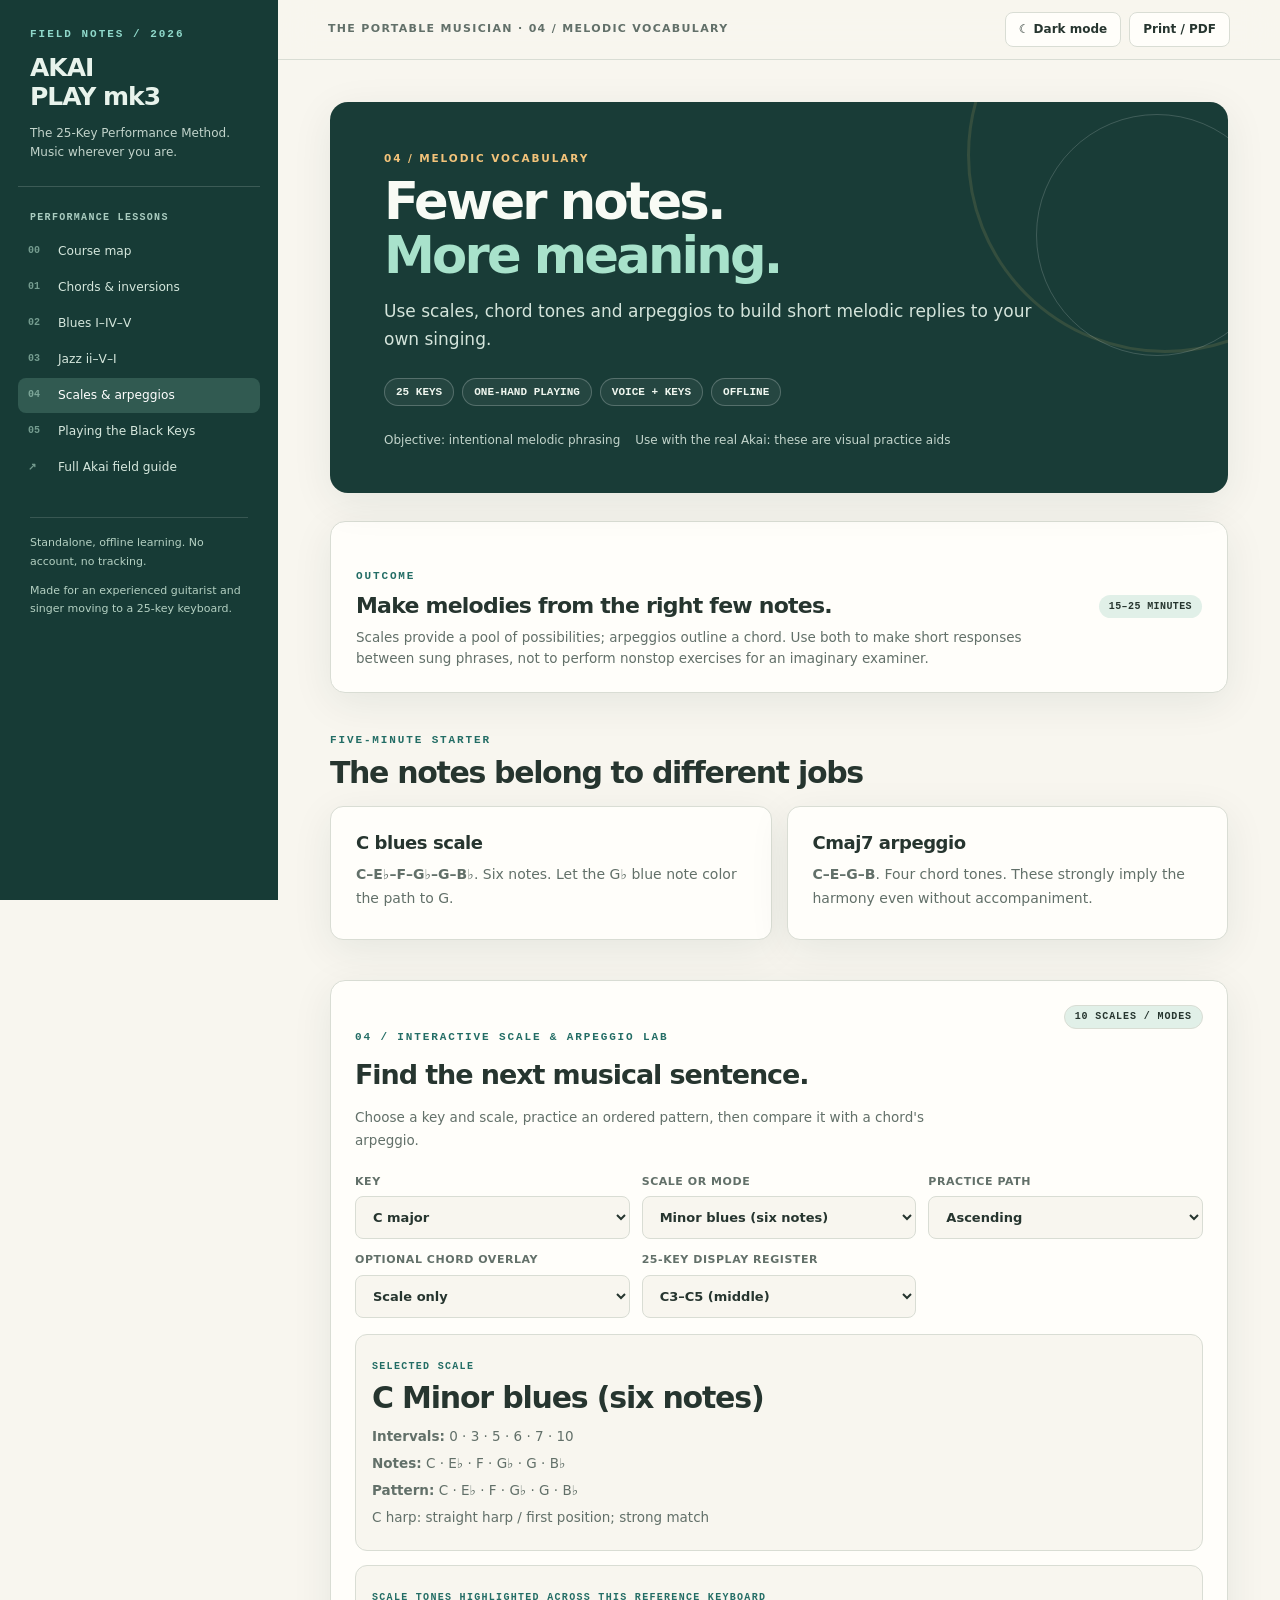
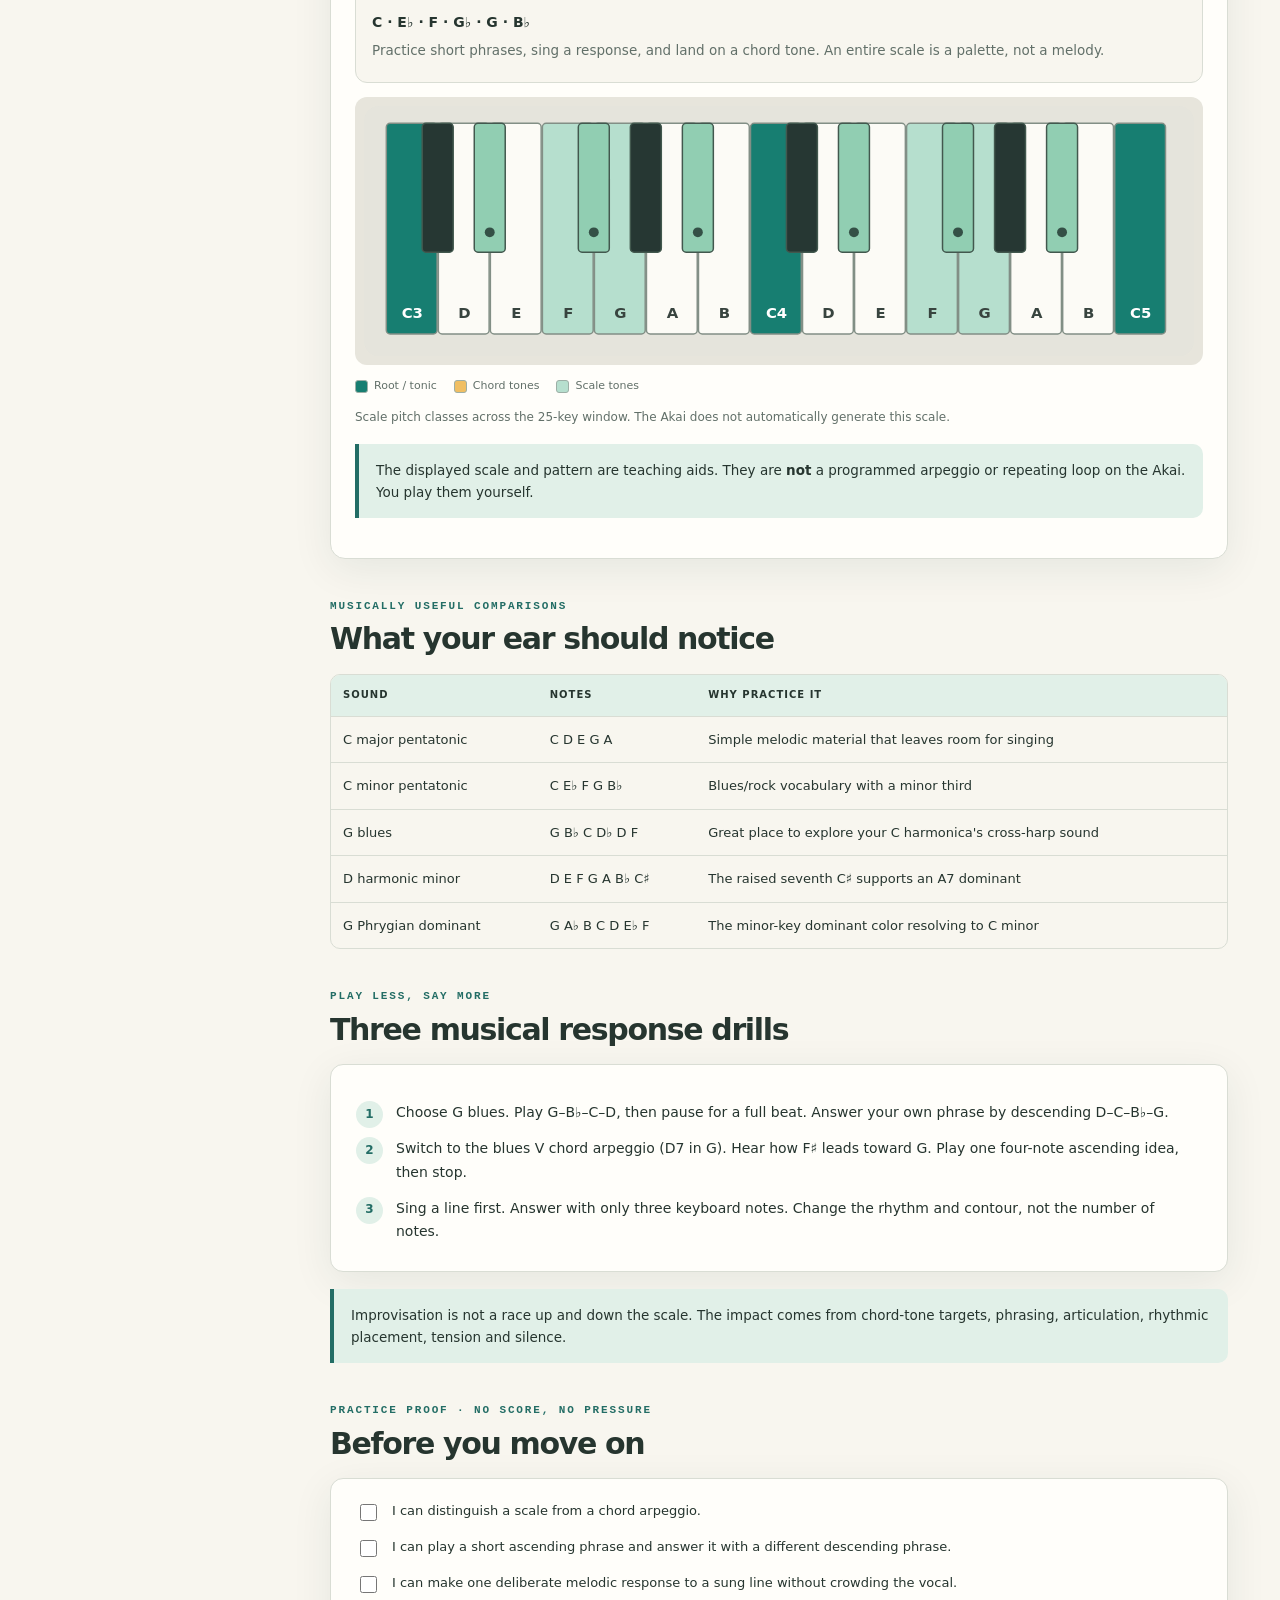
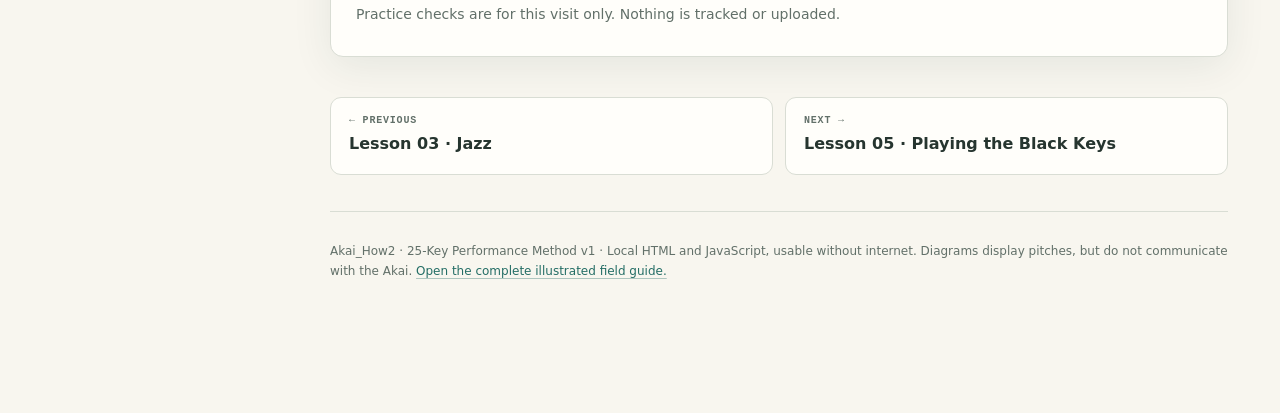
<file: lessons/lesson_04_scales_arpeggios.html>
<!doctype html><html lang="en"><head><meta charset="utf-8"><meta name="viewport" content="width=device-width, initial-scale=1"><meta name="color-scheme" content="light dark"><meta name="description" content="Akai MPK Mini Play mk3 offline 25-key performance lessons for singers and guitarists: chords, blues, jazz, scales, arpeggios."><title>Lesson 04 · Scales &amp; Arpeggios | Akai 25-Key Performance Method</title><link rel="stylesheet" href="assets/lessons.css"></head>
<body data-page="scales"><div class="page">
<aside class="side" id="side-nav" aria-label="Course navigation"><div class="brand"><div class="brand-label">FIELD NOTES / 2026</div><div class="brand-name">AKAI<br>PLAY mk3</div><p class="brand-desc">The 25-Key Performance Method.<br>Music wherever you are.</p></div><div class="site-nav-title">Performance lessons</div><nav class="nav-links"><a href="index.html"><span class="nav-num">00</span><span>Course map</span></a><a href="lesson_01_chord_laboratory.html"><span class="nav-num">01</span><span>Chords & inversions</span></a><a href="lesson_02_blues_lab.html"><span class="nav-num">02</span><span>Blues I–IV–V</span></a><a href="lesson_03_jazz_lab.html"><span class="nav-num">03</span><span>Jazz ii–V–I</span></a><a href="lesson_04_scales_arpeggios.html"><span class="nav-num">04</span><span>Scales & arpeggios</span></a><a href="lesson_05_playing_the_black_keys.html"><span class="nav-num">05</span><span>Playing the Black Keys</span></a><a href="../akai_howto_v1_illustrated.html"><span class="nav-num">↗</span><span>Full Akai field guide</span></a></nav><div class="side-foot">Standalone, offline learning. No account, no tracking.<p>Made for an experienced guitarist and singer moving to a 25-key keyboard.</p></div></aside>
<div class="main"><div class="topbar"><div style="display:flex;align-items:center;gap:10px"><button class="small-btn menu-toggle" id="menu-toggle" aria-label="Open lesson menu" aria-expanded="false">☰ Lessons</button><span class="breadcrumb">THE PORTABLE MUSICIAN · 04 / melodic vocabulary</span></div><div class="actions"><button class="small-btn" id="toggle-theme" type="button">☾ Dark mode</button><button class="small-btn" id="print-guide" type="button">Print / PDF</button></div></div>
<main class="paper"><header class="hero"><span class="eyebrow">04 / melodic vocabulary</span><h1>Fewer notes.<br><em>More meaning.</em></h1><p>Use scales, chord tones and arpeggios to build short melodic replies to your own singing.</p><div class="hero-chips"><span>25 KEYS</span><span>ONE-HAND PLAYING</span><span>VOICE + KEYS</span><span>OFFLINE</span></div><div class="hero-footer"><span>Objective: intentional melodic phrasing</span><span>Use with the real Akai: these are visual practice aids</span></div></header>
<div class="course-lead"><div><div class="section-label">Outcome</div><h2>Make melodies from the right few notes.</h2><p>Scales provide a pool of possibilities; arpeggios outline a chord. Use both to make short responses between sung phrases, not to perform nonstop exercises for an imaginary examiner.</p></div><span class="tag">15–25 minutes</span></div><section class="lesson-section" ><div class="section-label">Five-minute starter</div><h2>The notes belong to different jobs</h2><div class="practice-grid-v2"><div class="section-card"><h3>C blues scale</h3><p><b>C–E♭–F–G♭–G–B♭</b>. Six notes. Let the G♭ blue note color the path to G.</p></div><div class="section-card"><h3>Cmaj7 arpeggio</h3><p><b>C–E–G–B</b>. Four chord tones. These strongly imply the harmony even without accompaniment.</p></div></div></section><section class="chapter-visual" id="scale-lab"><div class="lab-top"><div><div class="section-label">04 / Interactive scale & arpeggio lab</div><h2>Find the next musical sentence.</h2><p>Choose a key and scale, practice an ordered pattern, then compare it with a chord's arpeggio.</p></div><span class="lab-badge">10 SCALES / MODES</span></div><div class="controls-row"><label for="scale-key">Key<select id="scale-key"><option value="C" >C major</option></select></label><label for="scale-kind">Scale or mode<select id="scale-kind"><option value="blues" >Minor blues</option></select></label><label for="path">Practice path<select id="path"><option value="up" >Ascending</option><option value="down" >Descending</option><option value="thirds" >Broken thirds / skipping one</option></select></label><label for="scales-source">Optional chord overlay<select id="scales-source"><option value="none" >Scale only</option></select></label><label for="register">25-key display register<select id="register"><option value="36" >C2–C4 (low)</option><option value="48" selected>C3–C5 (middle)</option><option value="60" >C4–C6 (high)</option></select></label></div><div class="lab-output"><span class="mini-label">Selected scale</span><div class="symbols" id="scale-title"></div><p><b>Intervals:</b> <span id="scale-formula"></span></p><p><b>Notes:</b> <span id="scale-notes"></span></p><p><b>Pattern:</b> <span id="ordered-pattern"></span></p><p class="smallprint" id="harp-note"></p></div><div class="lab-output"><span class="mini-label" id="scale-apply">Keyboard notes</span><div class="note-readout" id="keyboard-note-readout"></div><p id="scales-explainer"></p></div><div class="piano-wrap"><svg id="keyboard-svg" role="img" aria-label="Two octave piano keyboard with highlighted notes" viewBox="0 0 670 202" xmlns="http://www.w3.org/2000/svg"><title>Keyboard diagram</title></svg></div><div class="legend"><span><i class="legend-root"></i>Root / tonic</span><span><i class="legend-chord"></i>Chord tones</span><span><i class="legend-scale"></i>Scale tones</span></div><p class="keyboard-warning" id="range-warning" hidden></p><p class="keyboard-caption" id="voicing-caption">Reference octave, not a command to your physical keyboard.</p><div class="instrument-note">The displayed scale and pattern are teaching aids. They are <b>not</b> a programmed arpeggio or repeating loop on the Akai. You play them yourself.</div></section><section class="lesson-section" ><div class="section-label">Musically useful comparisons</div><h2>What your ear should notice</h2><div class="table-wrap"><table class="lesson-table"><thead><tr><th>Sound</th><th>Notes</th><th>Why practice it</th></tr></thead><tbody><tr><td>C major pentatonic</td><td>C D E G A</td><td>Simple melodic material that leaves room for singing</td></tr><tr><td>C minor pentatonic</td><td>C E♭ F G B♭</td><td>Blues/rock vocabulary with a minor third</td></tr><tr><td>G blues</td><td>G B♭ C D♭ D F</td><td>Great place to explore your C harmonica's cross-harp sound</td></tr><tr><td>D harmonic minor</td><td>D E F G A B♭ C♯</td><td>The raised seventh C♯ supports an A7 dominant</td></tr><tr><td>G Phrygian dominant</td><td>G A♭ B C D E♭ F</td><td>The minor-key dominant color resolving to C minor</td></tr></tbody></table></div></section><section class="lesson-section" ><div class="section-label">Play less, say more</div><h2>Three musical response drills</h2><div class="section-card"><ol class="exercise-steps"><li>Choose G blues. Play G–B♭–C–D, then pause for a full beat. Answer your own phrase by descending D–C–B♭–G.</li><li>Switch to the blues V chord arpeggio (D7 in G). Hear how F♯ leads toward G. Play one four-note ascending idea, then stop.</li><li>Sing a line first. Answer with only three keyboard notes. Change the rhythm and contour, not the number of notes.</li></ol></div><div class="instrument-note">Improvisation is not a race up and down the scale. The impact comes from chord-tone targets, phrasing, articulation, rhythmic placement, tension and silence.</div></section><section class="lesson-section" id="self-check"><div class="section-label">Practice proof · no score, no pressure</div><h2>Before you move on</h2><div class="section-card"><div class="checkpoint"><label><input type="checkbox">I can distinguish a scale from a chord arpeggio.</label><label><input type="checkbox">I can play a short ascending phrase and answer it with a different descending phrase.</label><label><input type="checkbox">I can make one deliberate melodic response to a sung line without crowding the vocal.</label></div><p class="checkpoint-feedback" id="checkpoint-feedback">Practice checks are for this visit only. Nothing is tracked or uploaded.</p></div></section><div class="chapter-pager"><a href="lesson_03_jazz_lab.html"><small>← Previous</small>Lesson 03 · Jazz</a><a href="lesson_05_playing_the_black_keys.html"><small>Next →</small>Lesson 05 · Playing the Black Keys</a></div>
<footer class="footernote">Akai_How2 · 25-Key Performance Method v1 · Local HTML and JavaScript, usable without internet. Diagrams display pitches, but do not communicate with the Akai. <a href="../akai_howto_v1_illustrated.html">Open the complete illustrated field guide.</a></footer></main></div></div>
<script src="assets/music-theory.js"></script><script src="assets/lessons.js"></script></body></html>
</file>
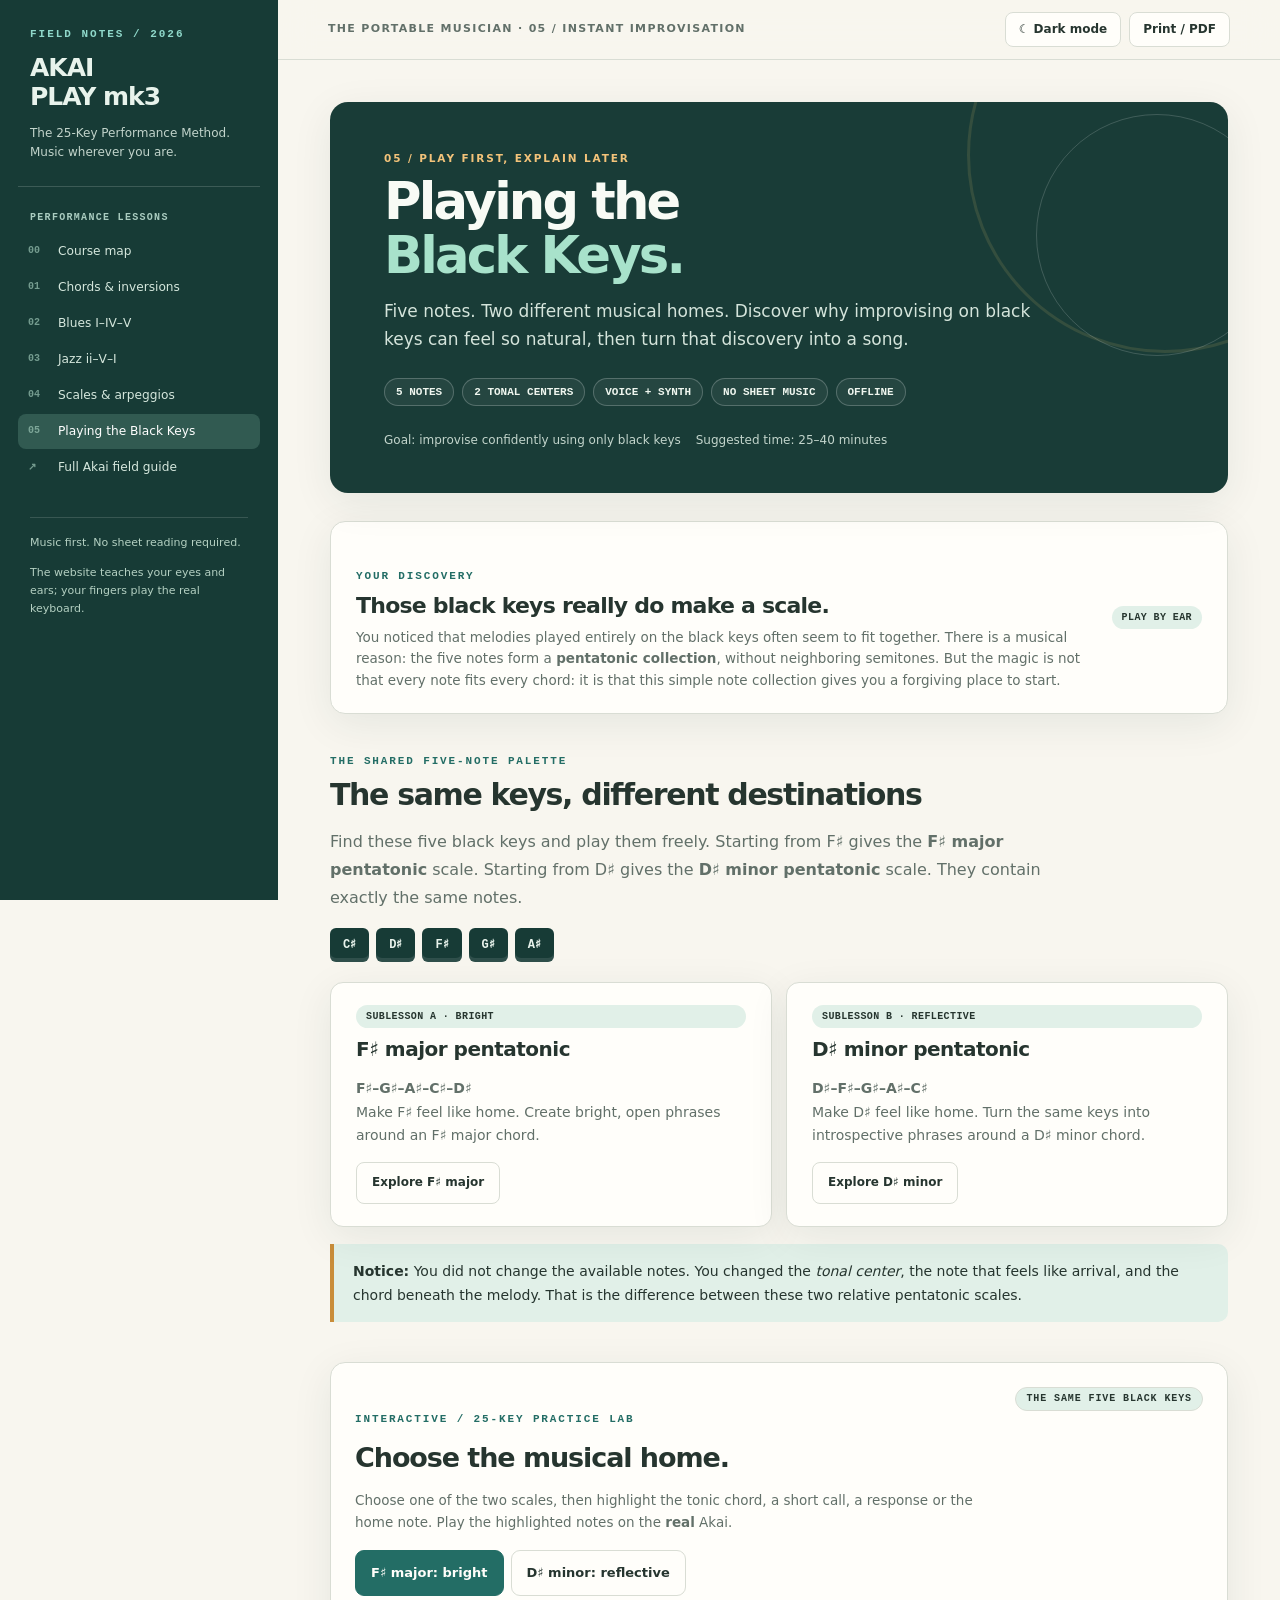
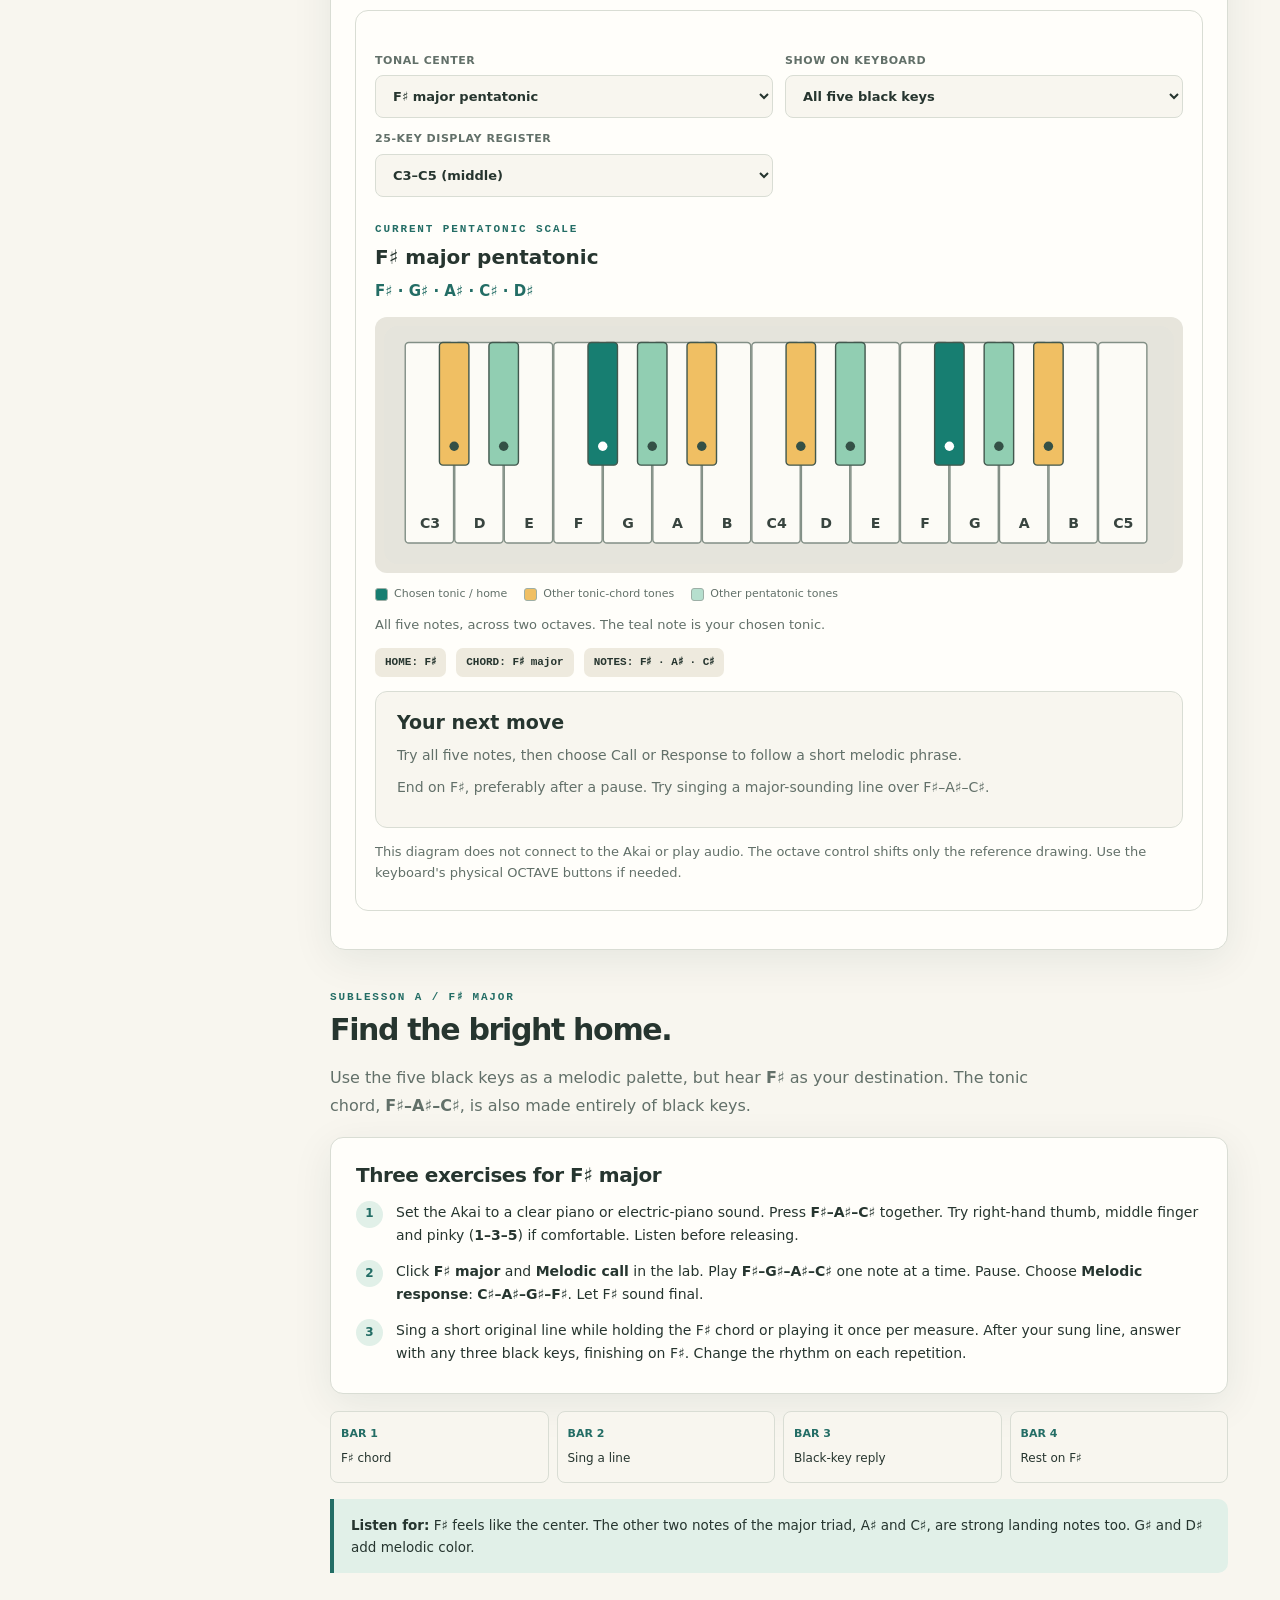
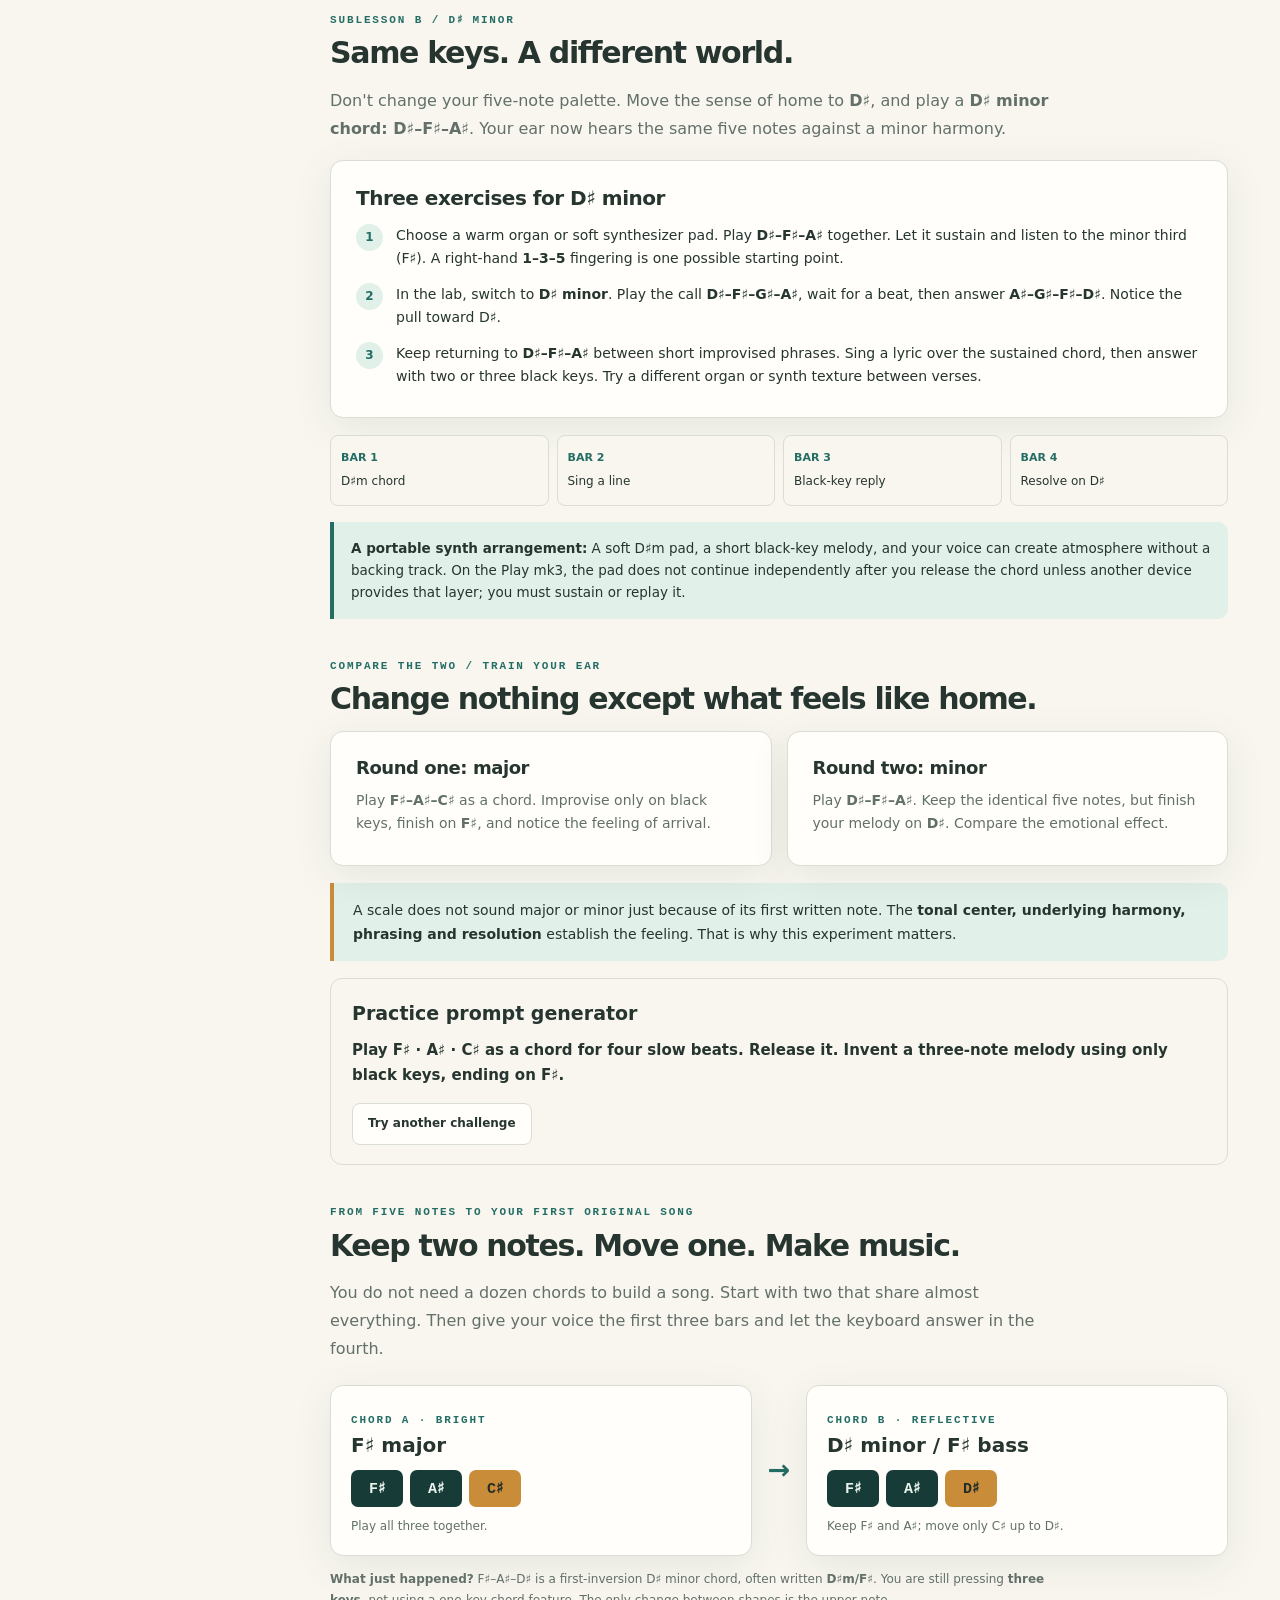
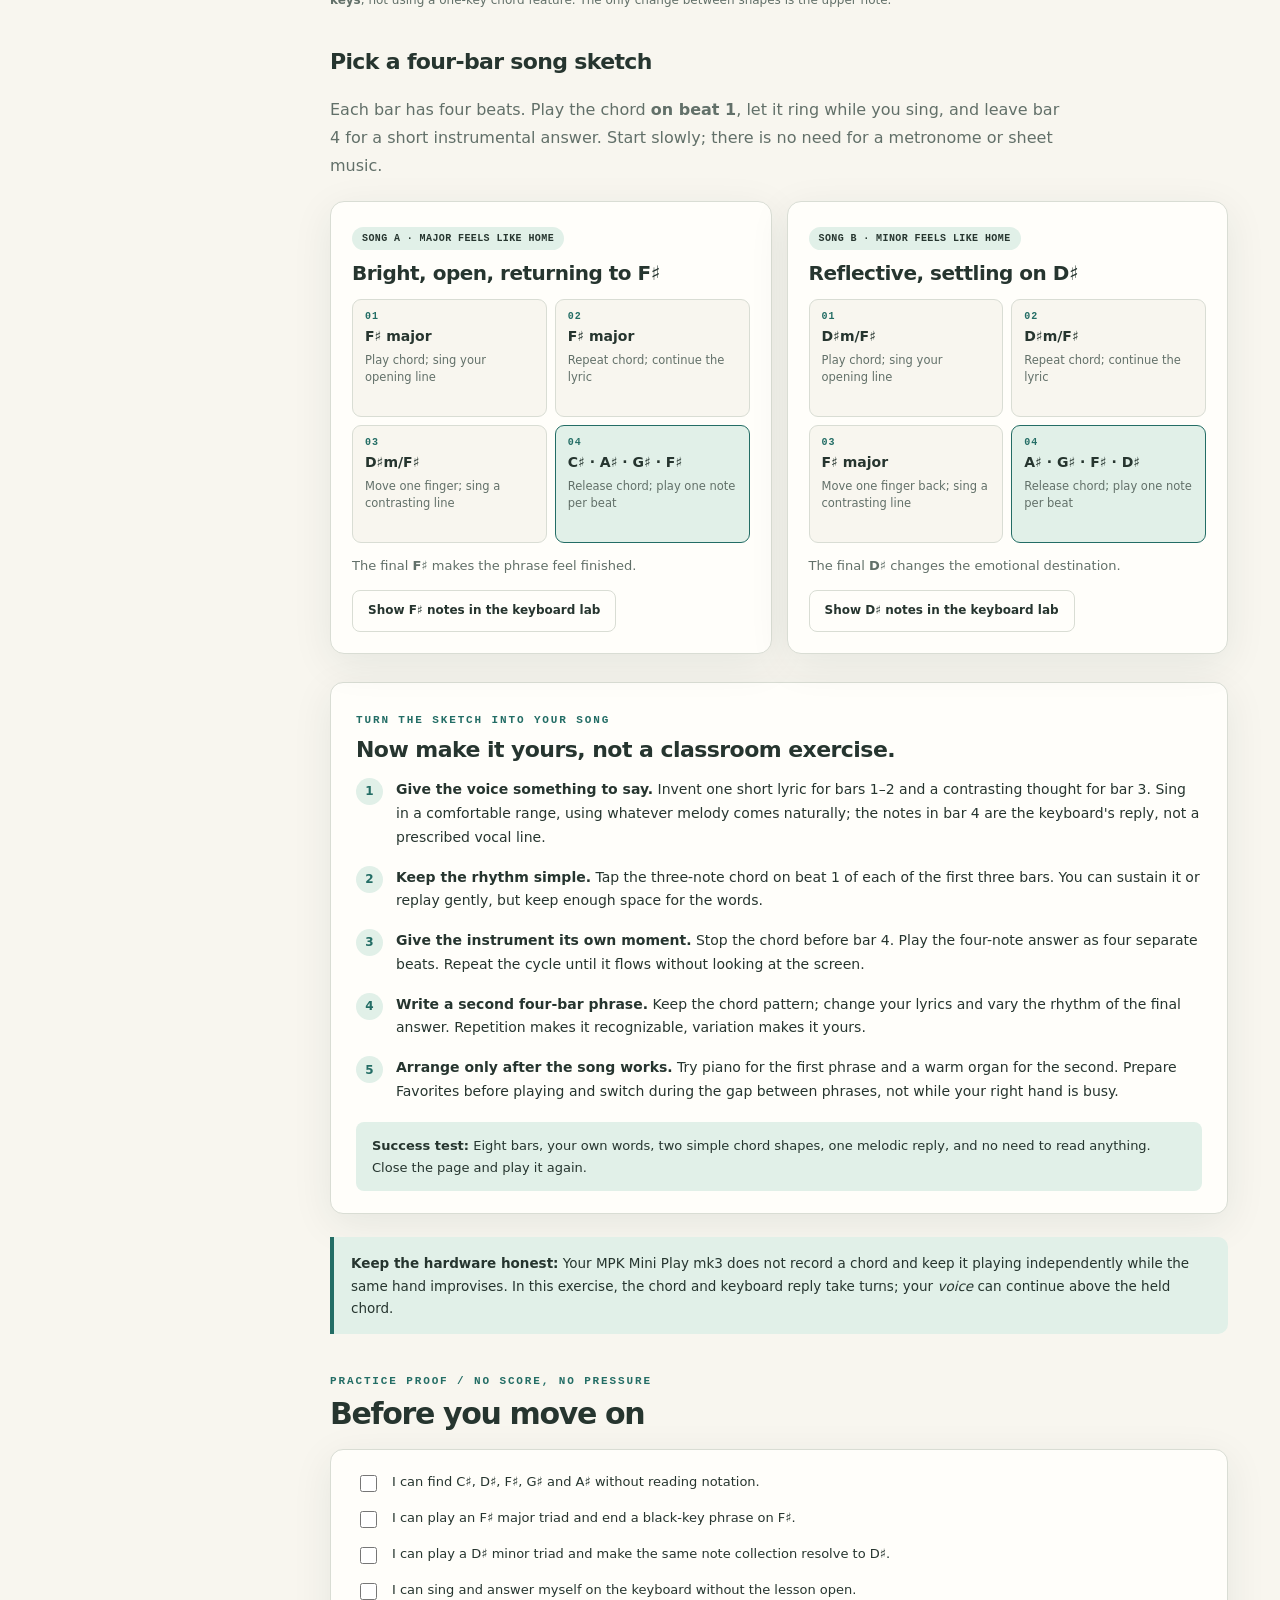
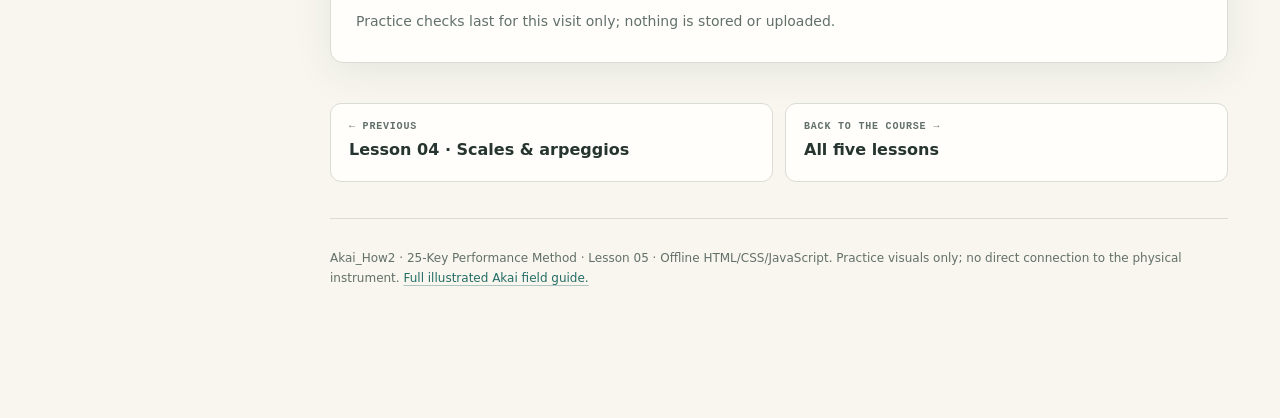
<file: lessons/lesson_05_playing_the_black_keys.html>
<!doctype html>
<html lang="en"><head><meta charset="utf-8"><meta name="viewport" content="width=device-width, initial-scale=1"><meta name="color-scheme" content="light dark"><meta name="description" content="Play the Black Keys: learn F-sharp major pentatonic and D-sharp minor pentatonic, improvise and sing using only black piano keys on an Akai MPK Mini Play mk3."><title>Lesson 05 · Playing the Black Keys | Akai 25-Key Performance Method</title><link rel="stylesheet" href="assets/lessons.css"><link rel="stylesheet" href="assets/black-keys.css"></head>
<body data-page="blackkeys"><div class="page">
<aside class="side" id="side-nav" aria-label="Course navigation"><div class="brand"><div class="brand-label">FIELD NOTES / 2026</div><div class="brand-name">AKAI<br>PLAY mk3</div><p class="brand-desc">The 25-Key Performance Method.<br>Music wherever you are.</p></div><div class="site-nav-title">Performance lessons</div><nav class="nav-links"><a href="index.html"><span class="nav-num">00</span><span>Course map</span></a><a href="lesson_01_chord_laboratory.html"><span class="nav-num">01</span><span>Chords &amp; inversions</span></a><a href="lesson_02_blues_lab.html"><span class="nav-num">02</span><span>Blues I–IV–V</span></a><a href="lesson_03_jazz_lab.html"><span class="nav-num">03</span><span>Jazz ii–V–I</span></a><a href="lesson_04_scales_arpeggios.html"><span class="nav-num">04</span><span>Scales &amp; arpeggios</span></a><a href="lesson_05_playing_the_black_keys.html" class="current"><span class="nav-num">05</span><span>Playing the Black Keys</span></a><a href="../akai_howto_v1_illustrated.html"><span class="nav-num">↗</span><span>Full Akai field guide</span></a></nav><div class="side-foot">Music first. No sheet reading required.<p>The website teaches your eyes and ears; your fingers play the real keyboard.</p></div></aside>
<div class="main"><div class="topbar"><div style="display:flex;align-items:center;gap:10px"><button class="small-btn menu-toggle" id="menu-toggle" aria-label="Open lesson menu" aria-expanded="false">☰ Lessons</button><span class="breadcrumb">THE PORTABLE MUSICIAN · 05 / INSTANT IMPROVISATION</span></div><div class="actions"><button class="small-btn" id="toggle-theme" type="button">☾ Dark mode</button><button class="small-btn" id="print-guide" type="button">Print / PDF</button></div></div>
<main class="paper"><header class="hero"><span class="eyebrow">05 / play first, explain later</span><h1>Playing the<br><em>Black Keys.</em></h1><p>Five notes. Two different musical homes. Discover why improvising on black keys can feel so natural, then turn that discovery into a song.</p><div class="hero-chips"><span>5 NOTES</span><span>2 TONAL CENTERS</span><span>VOICE + SYNTH</span><span>NO SHEET MUSIC</span><span>OFFLINE</span></div><div class="hero-footer"><span>Goal: improvise confidently using only black keys</span><span>Suggested time: 25–40 minutes</span></div></header>
<div class="course-lead"><div><div class="section-label">Your discovery</div><h2>Those black keys really do make a scale.</h2><p>You noticed that melodies played entirely on the black keys often seem to fit together. There is a musical reason: the five notes form a <strong>pentatonic collection</strong>, without neighboring semitones. But the magic is not that every note fits every chord: it is that this simple note collection gives you a forgiving place to start.</p></div><span class="tag">PLAY BY EAR</span></div>
<section class="lesson-section" id="five-notes"><div class="section-label">The shared five-note palette</div><h2>The same keys, different destinations</h2><p>Find these five black keys and play them freely. Starting from F♯ gives the <strong>F♯ major pentatonic</strong> scale. Starting from D♯ gives the <strong>D♯ minor pentatonic</strong> scale. They contain exactly the same notes.</p>
<div class="blackkeys-signature" aria-label="The five black notes"><span>C♯</span><span>D♯</span><span>F♯</span><span>G♯</span><span>A♯</span></div>
<div class="blackkeys-pair"><div class="section-card"><span class="tag">Sublesson A · Bright</span><h3>F♯ major pentatonic</h3><p><strong>F♯–G♯–A♯–C♯–D♯</strong><br>Make F♯ feel like home. Create bright, open phrases around an F♯ major chord.</p><button class="action-button" type="button" data-open-center="major">Explore F♯ major</button></div>
<div class="section-card"><span class="tag">Sublesson B · Reflective</span><h3>D♯ minor pentatonic</h3><p><strong>D♯–F♯–G♯–A♯–C♯</strong><br>Make D♯ feel like home. Turn the same keys into introspective phrases around a D♯ minor chord.</p><button class="action-button" type="button" data-open-center="minor">Explore D♯ minor</button></div></div>
<div class="blackkeys-explanation"><strong>Notice:</strong> You did not change the available notes. You changed the <em>tonal center</em>, the note that feels like arrival, and the chord beneath the melody. That is the difference between these two relative pentatonic scales.</div></section>
<section class="chapter-visual" id="blackkeys-lab"><div class="lab-top"><div><div class="section-label">Interactive / 25-key practice lab</div><h2>Choose the musical home.</h2><p>Choose one of the two scales, then highlight the tonic chord, a short call, a response or the home note. Play the highlighted notes on the <strong>real</strong> Akai.</p></div><span class="lab-badge">THE SAME FIVE BLACK KEYS</span></div>
<div class="blackkeys-mode" role="group" aria-label="Choose pentatonic scale"><button type="button" data-center="major" aria-pressed="true">F♯ major: bright</button><button type="button" data-center="minor" aria-pressed="false">D♯ minor: reflective</button></div>
<div class="blackkeys-board"><div class="controls-row"><label for="blackkeys-center">Tonal center<select id="blackkeys-center"><option value="major">F♯ major pentatonic</option><option value="minor">D♯ minor pentatonic</option></select></label><label for="blackkeys-focus">Show on keyboard<select id="blackkeys-focus"><option value="all">All five black keys</option><option value="triad">Home chord (triad)</option><option value="call">Melodic call</option><option value="reply">Melodic response</option><option value="home">Home note / tonic</option></select></label><label for="blackkeys-register">25-key display register<select id="blackkeys-register"><option value="36">C2–C4 (low)</option><option value="48" selected>C3–C5 (middle)</option><option value="60">C4–C6 (high)</option></select></label></div>
<div class="section-label">Current pentatonic scale</div><h3 id="blackkeys-current-title" aria-live="polite">F♯ major pentatonic</h3><div class="note-readout" id="blackkeys-note-readout" aria-live="polite">F♯ · G♯ · A♯ · C♯ · D♯</div><div class="piano-wrap"><svg id="keyboard-svg" role="img" aria-label="25-key keyboard highlighting the selected black keys" viewBox="0 0 670 202" xmlns="http://www.w3.org/2000/svg"><title>Two octave keyboard</title></svg></div><div class="legend"><span><i class="legend-root"></i>Chosen tonic / home</span><span><i class="legend-chord"></i>Other tonic-chord tones</span><span><i class="legend-scale"></i>Other pentatonic tones</span></div>
<p class="keyboard-caption" id="blackkeys-caption" aria-live="polite">All five notes, across two octaves.</p><div class="blackkeys-finger-row"><span>HOME: <b id="blackkeys-tonic">F♯</b></span><span>CHORD: <b id="blackkeys-chord-name">F♯ major</b></span><span>NOTES: <b id="blackkeys-chord-notes">F♯ · A♯ · C♯</b></span></div>
<div class="blackkeys-callout"><h3>Your next move</h3><p id="blackkeys-sequence" aria-live="polite"></p><p id="blackkeys-next-step"></p></div>
<p class="blackkeys-nostaff">This diagram does not connect to the Akai or play audio. The octave control shifts only the reference drawing. Use the keyboard's physical OCTAVE buttons if needed.</p></div></section>
<section class="lesson-section" id="major-lesson"><div class="section-label">Sublesson A / F♯ major</div><h2>Find the bright home.</h2><p>Use the five black keys as a melodic palette, but hear <strong>F♯</strong> as your destination. The tonic chord, <strong>F♯–A♯–C♯</strong>, is also made entirely of black keys.</p><div class="section-card"><h3>Three exercises for F♯ major</h3><ol class="exercise-steps"><li>Set the Akai to a clear piano or electric-piano sound. Press <strong>F♯–A♯–C♯</strong> together. Try right-hand thumb, middle finger and pinky (<strong>1–3–5</strong>) if comfortable. Listen before releasing.</li><li>Click <strong>F♯ major</strong> and <strong>Melodic call</strong> in the lab. Play <strong>F♯–G♯–A♯–C♯</strong> one note at a time. Pause. Choose <strong>Melodic response</strong>: <strong>C♯–A♯–G♯–F♯</strong>. Let F♯ sound final.</li><li>Sing a short original line while holding the F♯ chord or playing it once per measure. After your sung line, answer with any three black keys, finishing on F♯. Change the rhythm on each repetition.</li></ol></div><div class="blackkeys-timing"><div><strong>BAR 1</strong><p>F♯ chord</p></div><div><strong>BAR 2</strong><p>Sing a line</p></div><div><strong>BAR 3</strong><p>Black-key reply</p></div><div><strong>BAR 4</strong><p>Rest on F♯</p></div></div><div class="instrument-note"><strong>Listen for:</strong> F♯ feels like the center. The other two notes of the major triad, A♯ and C♯, are strong landing notes too. G♯ and D♯ add melodic color.</div></section>
<section class="lesson-section" id="minor-lesson"><div class="section-label">Sublesson B / D♯ minor</div><h2>Same keys. A different world.</h2><p>Don't change your five-note palette. Move the sense of home to <strong>D♯</strong>, and play a <strong>D♯ minor chord: D♯–F♯–A♯</strong>. Your ear now hears the same five notes against a minor harmony.</p><div class="section-card"><h3>Three exercises for D♯ minor</h3><ol class="exercise-steps"><li>Choose a warm organ or soft synthesizer pad. Play <strong>D♯–F♯–A♯</strong> together. Let it sustain and listen to the minor third (F♯). A right-hand <strong>1–3–5</strong> fingering is one possible starting point.</li><li>In the lab, switch to <strong>D♯ minor</strong>. Play the call <strong>D♯–F♯–G♯–A♯</strong>, wait for a beat, then answer <strong>A♯–G♯–F♯–D♯</strong>. Notice the pull toward D♯.</li><li>Keep returning to <strong>D♯–F♯–A♯</strong> between short improvised phrases. Sing a lyric over the sustained chord, then answer with two or three black keys. Try a different organ or synth texture between verses.</li></ol></div><div class="blackkeys-timing"><div><strong>BAR 1</strong><p>D♯m chord</p></div><div><strong>BAR 2</strong><p>Sing a line</p></div><div><strong>BAR 3</strong><p>Black-key reply</p></div><div><strong>BAR 4</strong><p>Resolve on D♯</p></div></div><div class="instrument-note"><strong>A portable synth arrangement:</strong> A soft D♯m pad, a short black-key melody, and your voice can create atmosphere without a backing track. On the Play mk3, the pad does not continue independently after you release the chord unless another device provides that layer; you must sustain or replay it.</div></section>
<section class="lesson-section" id="home-experiment"><div class="section-label">Compare the two / train your ear</div><h2>Change nothing except what feels like home.</h2><div class="practice-grid-v2"><div class="section-card"><h3>Round one: major</h3><p>Play <strong>F♯–A♯–C♯</strong> as a chord. Improvise only on black keys, finish on <strong>F♯</strong>, and notice the feeling of arrival.</p></div><div class="section-card"><h3>Round two: minor</h3><p>Play <strong>D♯–F♯–A♯</strong>. Keep the identical five notes, but finish your melody on <strong>D♯</strong>. Compare the emotional effect.</p></div></div><div class="blackkeys-explanation">A scale does not sound major or minor just because of its first written note. The <strong>tonal center, underlying harmony, phrasing and resolution</strong> establish the feeling. That is why this experiment matters.</div><div class="blackkeys-callout"><h3>Practice prompt generator</h3><p id="blackkeys-prompt" class="blackkeys-prompt-text" aria-live="polite"></p><button class="action-button" id="blackkeys-new-prompt" type="button">Try another challenge</button></div></section>
<section class="lesson-section" id="performance" aria-labelledby="performance-title">
  <div class="section-label">From five notes to your first original song</div>
  <h2 id="performance-title">Keep two notes. Move one. Make music.</h2>
  <p>You do not need a dozen chords to build a song. Start with two that share almost everything. Then give your voice the first three bars and let the keyboard answer in the fourth.</p>

  <div class="blackkeys-change" aria-label="Two chords using three fingers, with only the highest note changing">
    <div class="blackkeys-change-chord">
      <span class="section-label">Chord A · bright</span>
      <h3>F♯ major</h3>
      <div class="blackkeys-note-chips" aria-label="F sharp, A sharp, C sharp"><span>F♯</span><span>A♯</span><span class="moving-note">C♯</span></div>
      <p>Play all three together.</p>
    </div>
    <div class="blackkeys-change-arrow" aria-hidden="true">→</div>
    <div class="blackkeys-change-chord">
      <span class="section-label">Chord B · reflective</span>
      <h3>D♯ minor / F♯ bass</h3>
      <div class="blackkeys-note-chips" aria-label="F sharp, A sharp, D sharp"><span>F♯</span><span>A♯</span><span class="moving-note">D♯</span></div>
      <p>Keep F♯ and A♯; move only C♯ up to D♯.</p>
    </div>
  </div>
  <p class="smallprint"><strong>What just happened?</strong> F♯–A♯–D♯ is a first-inversion D♯ minor chord, often written <strong>D♯m/F♯</strong>. You are still pressing <strong>three keys</strong>, not using a one-key chord feature. The only change between shapes is the upper note.</p>

  <h3 class="blackkeys-song-heading">Pick a four-bar song sketch</h3>
  <p>Each bar has four beats. Play the chord <strong>on beat 1</strong>, let it ring while you sing, and leave bar 4 for a short instrumental answer. Start slowly; there is no need for a metronome or sheet music.</p>
  <div class="blackkeys-song-pair">
    <article class="blackkeys-song-card" aria-labelledby="song-major-title">
      <div class="blackkeys-song-top"><span class="tag">Song A · Major feels like home</span><h4 id="song-major-title">Bright, open, returning to F♯</h4></div>
      <div class="blackkeys-song-bars" role="list" aria-label="Four bar F sharp major song outline">
        <div role="listitem"><span class="bar-index">01</span><strong>F♯ major</strong><small>Play chord; sing your opening line</small></div>
        <div role="listitem"><span class="bar-index">02</span><strong>F♯ major</strong><small>Repeat chord; continue the lyric</small></div>
        <div role="listitem"><span class="bar-index">03</span><strong>D♯m/F♯</strong><small>Move one finger; sing a contrasting line</small></div>
        <div role="listitem" class="is-response"><span class="bar-index">04</span><strong>C♯ · A♯ · G♯ · F♯</strong><small>Release chord; play one note per beat</small></div>
      </div>
      <p class="blackkeys-song-result">The final <strong>F♯</strong> makes the phrase feel finished.</p>
      <button class="action-button" type="button" data-open-center="major">Show F♯ notes in the keyboard lab</button>
    </article>
    <article class="blackkeys-song-card" aria-labelledby="song-minor-title">
      <div class="blackkeys-song-top"><span class="tag">Song B · Minor feels like home</span><h4 id="song-minor-title">Reflective, settling on D♯</h4></div>
      <div class="blackkeys-song-bars" role="list" aria-label="Four bar D sharp minor song outline">
        <div role="listitem"><span class="bar-index">01</span><strong>D♯m/F♯</strong><small>Play chord; sing your opening line</small></div>
        <div role="listitem"><span class="bar-index">02</span><strong>D♯m/F♯</strong><small>Repeat chord; continue the lyric</small></div>
        <div role="listitem"><span class="bar-index">03</span><strong>F♯ major</strong><small>Move one finger back; sing a contrasting line</small></div>
        <div role="listitem" class="is-response"><span class="bar-index">04</span><strong>A♯ · G♯ · F♯ · D♯</strong><small>Release chord; play one note per beat</small></div>
      </div>
      <p class="blackkeys-song-result">The final <strong>D♯</strong> changes the emotional destination.</p>
      <button class="action-button" type="button" data-open-center="minor">Show D♯ notes in the keyboard lab</button>
    </article>
  </div>

  <div class="section-card blackkeys-song-workshop">
    <span class="section-label">Turn the sketch into your song</span>
    <h3>Now make it yours, not a classroom exercise.</h3>
    <ol class="exercise-steps">
      <li><strong>Give the voice something to say.</strong> Invent one short lyric for bars 1–2 and a contrasting thought for bar 3. Sing in a comfortable range, using whatever melody comes naturally; the notes in bar 4 are the keyboard's reply, not a prescribed vocal line.</li>
      <li><strong>Keep the rhythm simple.</strong> Tap the three-note chord on beat 1 of each of the first three bars. You can sustain it or replay gently, but keep enough space for the words.</li>
      <li><strong>Give the instrument its own moment.</strong> Stop the chord before bar 4. Play the four-note answer as four separate beats. Repeat the cycle until it flows without looking at the screen.</li>
      <li><strong>Write a second four-bar phrase.</strong> Keep the chord pattern; change your lyrics and vary the rhythm of the final answer. Repetition makes it recognizable, variation makes it yours.</li>
      <li><strong>Arrange only after the song works.</strong> Try piano for the first phrase and a warm organ for the second. Prepare Favorites before playing and switch during the gap between phrases, not while your right hand is busy.</li>
    </ol>
    <p class="blackkeys-finish"><strong>Success test:</strong> Eight bars, your own words, two simple chord shapes, one melodic reply, and no need to read anything. Close the page and play it again.</p>
  </div>
  <div class="instrument-note"><strong>Keep the hardware honest:</strong> Your MPK Mini Play mk3 does not record a chord and keep it playing independently while the same hand improvises. In this exercise, the chord and keyboard reply take turns; your <em>voice</em> can continue above the held chord.</div>
</section>
<section class="lesson-section" id="self-check"><div class="section-label">Practice proof / no score, no pressure</div><h2>Before you move on</h2><div class="section-card"><div class="checkpoint"><label><input type="checkbox">I can find C♯, D♯, F♯, G♯ and A♯ without reading notation.</label><label><input type="checkbox">I can play an F♯ major triad and end a black-key phrase on F♯.</label><label><input type="checkbox">I can play a D♯ minor triad and make the same note collection resolve to D♯.</label><label><input type="checkbox">I can sing and answer myself on the keyboard without the lesson open.</label></div><p class="checkpoint-feedback" id="checkpoint-feedback">Practice checks last for this visit only; nothing is stored or uploaded.</p></div></section>
<div class="chapter-pager"><a href="lesson_04_scales_arpeggios.html"><small>← Previous</small>Lesson 04 · Scales &amp; arpeggios</a><a href="index.html"><small>Back to the course →</small>All five lessons</a></div>
<footer class="footernote">Akai_How2 · 25-Key Performance Method · Lesson 05 · Offline HTML/CSS/JavaScript. Practice visuals only; no direct connection to the physical instrument. <a href="../akai_howto_v1_illustrated.html">Full illustrated Akai field guide.</a></footer>
</main></div></div><script src="assets/music-theory.js"></script><script src="assets/lessons.js"></script><script src="assets/black-keys.js"></script></body></html>
</file>
<file: lessons/assets/lessons.css>
/* Adapted from illustrated field guide. Original source remains unchanged. */

:root{--paper:#f8f6ef;--paper-deep:#eeeade;--ink:#26352f;--muted:#627069;--accent:#236d65;--accent-soft:#e1f0e8;--gold:#c98d3a;--border:#d9ddd4;--card:#fffefa;--nav:#173b36;--nav-ink:#e8f3ec;--shadow:0 10px 40px rgba(19,51,45,.08);--code:#edf0e9;--hero:#193c37}
body.dark{--paper:#15211f;--paper-deep:#1e2d29;--ink:#e4eee5;--muted:#a3b8ad;--accent:#80d6c5;--accent-soft:#24463e;--gold:#f0bc6a;--border:#3c5550;--card:#1d302b;--nav:#101a18;--nav-ink:#eaf5ec;--shadow:none;--code:#233b35;--hero:#163a35}
*{box-sizing:border-box}html{scroll-behavior:smooth}body{margin:0;background:var(--paper);color:var(--ink);font:16px/1.66 ui-sans-serif,system-ui,-apple-system,BlinkMacSystemFont,"Segoe UI",Arial,sans-serif;-webkit-font-smoothing:antialiased}
a{color:var(--accent);text-decoration-color:rgba(35,109,101,.35);text-underline-offset:3px}a:hover{text-decoration-thickness:2px}button,select,input{font:inherit}button{cursor:pointer}button:focus-visible,select:focus-visible,a:focus-visible,input:focus-visible{outline:3px solid var(--gold);outline-offset:3px}::selection{background:#f5d49b;color:#20302a}
.page{display:grid;grid-template-columns:278px minmax(0,1fr);max-width:1800px;margin:0 auto}.side{background:var(--nav);color:var(--nav-ink);position:sticky;top:0;height:100vh;overflow-y:auto;padding:27px 18px;scrollbar-width:thin;z-index:2}.brand{padding:0 12px 24px;border-bottom:1px solid rgba(255,255,255,.16)}.brand-label{font:700 11px/1.4 ui-monospace,monospace;letter-spacing:.18em;color:#8fd8ca}.brand-name{font-weight:850;font-size:25px;line-height:1.15;letter-spacing:-.04em;margin:12px 0}.brand-desc{color:#c2d4cb;font-size:12px;line-height:1.6;margin:0}.side h2{font-size:10px;letter-spacing:.18em;text-transform:uppercase;color:#a3c8bc;font-weight:750;margin:22px 12px 6px}.side nav{display:grid;gap:1px}.side nav a{color:#d5e7dd;text-decoration:none;display:grid;grid-template-columns:22px 1fr;gap:8px;align-items:start;font-size:12.2px;line-height:1.4;padding:9px 10px;border-radius:8px}.side nav a:hover,.side nav a.current{background:#315a51;color:#fff}.nav-num{font:600 10px ui-monospace,monospace;opacity:.68;padding-top:2px}.side .side-foot{margin:32px 12px 5px;border-top:1px solid rgba(255,255,255,.14);padding-top:16px;font-size:11px;color:#b4d0c2}.side .side-foot a{color:#b4e7dd}
.main{min-width:0}.topbar{height:60px;position:sticky;top:0;background:color-mix(in srgb,var(--paper) 94%,transparent);backdrop-filter:blur(16px);z-index:2;border-bottom:1px solid var(--border);display:flex;align-items:center;justify-content:space-between;padding:0 50px;gap:15px}.breadcrumb{font-size:11px;font-weight:750;letter-spacing:.12em;text-transform:uppercase;color:var(--muted)}.actions{display:flex;gap:8px}.small-btn{border:1px solid var(--border);border-radius:8px;background:var(--card);color:var(--ink);padding:7px 13px;font-size:12px;font-weight:650}.small-btn:hover{border-color:var(--accent)}.menu-toggle{display:none}
.paper{max-width:1000px;margin:0 auto;padding:42px 52px 100px}.hero{border-radius:18px;background:var(--hero);color:#f8fbf5;padding:48px 54px 42px;position:relative;overflow:hidden;margin-bottom:40px;box-shadow:var(--shadow)}.hero:before{content:"";position:absolute;border:3px solid rgba(209,181,105,.15);height:390px;width:390px;border-radius:50%;right:-135px;top:-145px}.hero:after{content:"";position:absolute;border:1px solid rgba(255,255,255,.17);height:240px;width:240px;border-radius:50%;right:-50px;top:12px}.hero> *{position:relative;z-index:1}.eyebrow{display:block;text-transform:uppercase;letter-spacing:.18em;font-size:10.5px;font-weight:850;color:var(--gold);margin-bottom:8px}.hero .eyebrow{color:#f3c37a}.hero h1{font-size:clamp(35px,4vw,55px);line-height:1.04;max-width:700px;margin:8px 0 15px;letter-spacing:-.055em;font-weight:850}.hero h1 em{color:#a8e2cb;font-style:normal}.hero p{max-width:640px;color:#d4e4db;font-size:17px;line-height:1.65;margin:0 0 25px}.hero-chips{display:flex;gap:8px;flex-wrap:wrap}.hero-chips span{font:700 11px ui-monospace,monospace;border:1px solid rgba(255,255,255,.22);border-radius:25px;padding:7px 11px;color:#eff6ef;background:rgba(255,255,255,.055)}.hero-footer{font-size:12px;color:#c3d5cc;margin-top:25px;display:flex;gap:15px;flex-wrap:wrap}
.outline{background:var(--card);border:1px solid var(--border);border-radius:13px;padding:18px 23px;margin-bottom:40px;box-shadow:var(--shadow)}.outline h2{font-size:16px;letter-spacing:-.02em;margin:0 0 4px}.outline p{font-size:13px;color:var(--muted);margin:0}.outline .lesson-pills{display:flex;gap:8px;flex-wrap:wrap;margin-top:13px}.outline a{background:var(--accent-soft);padding:7px 10px;border-radius:8px;text-decoration:none;font-weight:750;font-size:12px}
.guide{font-size:15px;line-height:1.73}.guide>h1:first-child{font-size:29px;letter-spacing:-.04em;line-height:1.2;margin-top:20px}.guide h2{font-size:29px;line-height:1.22;letter-spacing:-.04em;border-top:1px solid var(--border);padding-top:37px;margin:56px 0 23px;scroll-margin-top:90px}.guide h3{font-size:20px;letter-spacing:-.03em;line-height:1.3;margin:32px 0 13px;scroll-margin-top:90px}.guide h4{font-size:17px;margin:20px 0 10px}.guide p{margin:13px 0}.guide ul,.guide ol{padding-left:25px}.guide li{padding-left:3px;margin:5px 0}.guide hr{border:0;border-top:1px solid var(--border);margin:34px 0}.guide blockquote{border-left:4px solid var(--gold);background:var(--accent-soft);padding:11px 20px;border-radius:0 9px 9px 0;margin:20px 0;color:var(--ink)}.guide blockquote p{margin:0}.guide table{border-collapse:separate;border-spacing:0;display:block;overflow-x:auto;border:1px solid var(--border);border-radius:10px;font-size:13px;background:var(--card);max-width:100%;margin:17px 0 24px}.guide th{text-align:left;background:var(--paper-deep);font-size:11px;text-transform:uppercase;letter-spacing:.04em;white-space:normal}.guide th,.guide td{border-bottom:1px solid var(--border);padding:10px 13px;vertical-align:top;min-width:75px}.guide tr:last-child td{border-bottom:0}.guide td+td,.guide th+th{border-left:1px solid var(--border)}.guide code,.guide kbd,kbd{background:var(--code);border:1px solid var(--border);border-radius:5px;padding:1px 5px;font:12px/1.6 ui-monospace,"SFMono-Regular",Consolas,monospace}.guide pre{background:#142923;color:#e1efe5;overflow-x:auto;border-radius:9px;padding:17px}.guide pre code{background:none;border:0;color:inherit}.source-ref{font-size:11px;white-space:nowrap;text-decoration:none;vertical-align:1px}.guide>p:first-of-type{color:var(--muted)}
.chapter-visual{border:1px solid var(--border);background:var(--card);border-radius:15px;margin:46px 0 33px;padding:28px 27px 25px;box-shadow:var(--shadow);scroll-margin-top:85px;overflow:hidden}.visual-heading h3{font-size:25px;letter-spacing:-.04em;margin:4px 0 9px}.visual-heading p{font-size:13.5px;line-height:1.6;color:var(--muted);margin:0 0 22px;max-width:660px}.visual-note{font-size:12px;line-height:1.55;background:var(--accent-soft);color:var(--ink);padding:12px 14px;border-left:3px solid var(--accent);border-radius:0 7px 7px 0;margin-top:18px}.visual-steps{display:flex;align-items:stretch;justify-content:space-between;gap:8px}.visual-step{flex:1;min-width:0;display:flex;flex-direction:column;align-items:center;text-align:center;background:var(--paper);padding:15px 10px;border:1px solid var(--border);border-radius:10px}.step-icon{font:850 29px ui-monospace,monospace;color:var(--accent);height:46px;display:flex;align-items:center}.step-icon span{font-size:12px;align-self:flex-end;margin-bottom:7px}.visual-step b{font-size:14px}.visual-step small{font-size:11px;color:var(--muted);line-height:1.4}.step-link{font-size:18px;align-self:center;color:var(--gold)}
.bank-switch{display:inline-flex;background:var(--paper-deep);border:1px solid var(--border);border-radius:9px;padding:4px;gap:3px;max-width:100%}.bank-switch button{border:0;background:none;color:var(--muted);padding:9px 15px;border-radius:6px;text-align:left;font-weight:800;font-size:12px;transition:background .15s}.bank-switch button span{display:block;font-size:10px;font-weight:550;opacity:.8}.bank-switch button.active{background:var(--accent);color:white}.knobs-grid{margin-top:19px;display:grid;grid-template-columns:repeat(4,1fr);gap:12px}.knob-tile{background:var(--paper);border:1px solid var(--border);padding:17px 10px;text-align:center;border-radius:10px;display:flex;align-items:center;flex-direction:column}.knob-num{font:700 10px ui-monospace,monospace;color:var(--muted)}.knob-face{height:65px;width:65px;border-radius:50%;border:11px solid #24463e;background:radial-gradient(circle at 35% 30%,#5d8978,#1d443b);margin:10px auto 9px;position:relative;box-shadow:0 6px 10px rgba(0,0,0,.12),inset 0 3px 4px rgba(0,0,0,.3)}.knob-face:after{content:"";position:absolute;height:19px;width:4px;background:#f2ce86;top:-5px;left:calc(50% - 2px);border-radius:4px;transform:rotate(35deg);transform-origin:2px 28px}.knob-tile b{font-size:14px}.knob-tile small{font-size:11px;color:var(--muted);line-height:1.45}
.fav-shell{display:grid;grid-template-columns:1fr 1fr;gap:20px}.fav-pads{display:grid;grid-template-columns:repeat(4,1fr);gap:7px;align-content:start;background:#18322f;padding:14px;border-radius:12px}.fav-pad{aspect-ratio:1/1;display:flex;flex-direction:column;justify-content:space-between;background:#324d49;border:2px solid #54786f;color:#f1fff7;border-radius:9px;text-align:left;padding:8px;box-shadow:inset 0 0 18px rgba(0,0,0,.15);font-size:10px}.fav-pad span{font:750 11px ui-monospace,monospace;color:#b0cac1}.fav-pad b{font-size:9px;letter-spacing:.045em}.fav-pad:hover,.fav-pad.selected{background:#d29b51;color:#152c29;border-color:#f7d29b}.fav-pad.selected span{color:#533c24}.fav-readout{background:var(--paper);padding:20px;border:1px solid var(--border);border-radius:10px}.tiny-label,.mini-capsule{display:block;font:800 10px ui-monospace,monospace;letter-spacing:.09em;color:var(--muted)}.fav-readout h4,.chord-heading h4{font-size:21px;line-height:1.1;margin:12px 0 8px}.fav-patch{font-weight:700;color:var(--accent);font-size:14px}.fav-readout p{font-size:13px;line-height:1.5}.mini-capsule{display:inline-block;border-radius:6px;background:var(--accent-soft);padding:6px 8px;line-height:1.4}.flow-band{margin-top:14px;display:grid;grid-template-columns:repeat(5,1fr);gap:3px}.flow-band span{background:var(--accent-soft);font:800 9px ui-monospace,monospace;color:var(--accent);padding:9px 5px;text-align:center;border-radius:3px}
.controls-row{display:flex;gap:12px;flex-wrap:wrap;margin:16px 0}.controls-row label{font-size:11px;font-weight:800;text-transform:uppercase;letter-spacing:.05em;display:flex;gap:5px;flex:1;min-width:140px;flex-direction:column;color:var(--muted)}select{border:1px solid var(--border);border-radius:8px;background:var(--paper);color:var(--ink);padding:10px 13px;min-height:43px;max-width:100%;font-size:13px}.arp-stage{border:1px solid var(--border);background:var(--paper);border-radius:10px;padding:17px 12px}.ruler{display:flex;justify-content:space-between;color:var(--muted);font:700 10px ui-monospace,monospace;margin:0 4px 11px}.arp-grid{display:grid;gap:4px}.arp-step{background:var(--accent-soft);border-top:5px solid var(--accent);min-height:85px;padding:8px 3px 6px;border-radius:4px;text-align:center;display:flex;flex-direction:column;justify-content:space-between;min-width:0}.arp-step.swung{transform:translateY(10px);border-top-color:var(--gold)}.arp-step b{font:850 15px ui-monospace,monospace}.arp-step small{font:650 9px ui-monospace,monospace;color:var(--muted)}.arp-sequence{font:750 12px/1.5 ui-monospace,monospace;color:var(--accent);margin:13px 4px 0;overflow-wrap:anywhere}
.chord-heading{display:flex;gap:16px;justify-content:space-between;align-items:end;margin:24px 0 16px}.chord-heading h4{font-size:27px;margin:4px 0}.chord-heading p{color:var(--accent);font-size:15px;font-weight:800;margin:0}.formula{background:var(--accent-soft);border-radius:9px;padding:10px 13px;max-width:200px}.formula span{display:block;font:800 9px ui-monospace,monospace;color:var(--muted)}.formula strong{font:850 15px/1.7 ui-monospace,monospace;color:var(--accent)}.piano-wrap{background:#e7e5dc;border-radius:12px;padding:12px;overflow-x:auto}.piano-wrap svg{width:100%;height:auto;display:block;min-width:510px}.legend{display:flex;flex-wrap:wrap;gap:17px;font-size:11px;color:var(--muted);margin-top:11px}.legend span{display:flex;align-items:center;gap:6px}.legend i{display:inline-block;width:13px;height:13px;border-radius:3px;border:1px solid #9dafa6}.legend-root{background:#1e7769}.legend-chord{background:#f0c475}.legend-other{background:#f5f5f0}.keyboard-footnote{font-size:11px;color:var(--muted);margin-top:8px}
.audio-route{display:flex;align-items:center;gap:10px;flex-wrap:wrap;margin-top:20px}.route-device{flex:1;min-width:140px;min-height:125px;border:2px solid var(--border);border-radius:10px;background:var(--paper);text-align:center;padding:14px 7px;display:flex;flex-direction:column;align-items:center;justify-content:center;transition:.25s}.route-device b{font-size:13px}.route-device small{font-size:10px;color:var(--muted)}.route-icon{font-size:30px;color:var(--accent)}.route-device.is-live{border-color:var(--accent);background:var(--accent-soft)}.route-device.is-muted{opacity:.43;filter:grayscale(1)}.route-arrow,.route-or{font:800 16px ui-monospace,monospace;color:var(--accent)}.route-or{font-size:10px;color:var(--muted)}.route-comment{font-weight:700;font-size:13px;color:var(--accent)}
.practice-grid{display:grid;grid-template-columns:repeat(2,1fr);gap:11px}.practice-card{display:grid;grid-template-columns:24px 1fr;grid-template-rows:auto auto auto;column-gap:8px;align-items:start;border:1px solid var(--border);background:var(--paper);padding:15px;border-radius:10px;cursor:pointer}.practice-card input{grid-column:1;grid-row:1/4;width:17px;height:17px;margin:2px 0 0;accent-color:var(--accent)}.practice-number{font:850 10px ui-monospace,monospace;color:var(--accent)}.practice-card b{font-size:15px}.practice-card small{font-size:12px;line-height:1.45;color:var(--muted)}.practice-card:has(input:checked){background:var(--accent-soft);border-color:var(--accent)}.progress-readout{display:flex;gap:14px;align-items:center;margin-top:16px;font:750 11px ui-monospace,monospace;color:var(--muted)}.progress-track{flex:1;background:var(--paper-deep);border-radius:999px;height:9px;overflow:hidden}.progress-fill{height:100%;background:var(--accent);border-radius:999px;transition:width .3s}
.footer{margin-top:55px;border-top:1px solid var(--border);padding-top:26px;color:var(--muted);font-size:12px}.footer strong{color:var(--ink)}
@media(max-width:1100px){.page{grid-template-columns:238px minmax(0,1fr)}.topbar{padding:0 30px}.paper{padding:30px 32px 80px}.hero{padding:42px 38px}}
@media(max-width:780px){.page{display:block}.side{position:fixed;left:0;top:0;transform:translateX(-105%);transition:transform .25s;width:min(290px,86vw);box-shadow:0 12px 35px rgba(0,0,0,.27)}.side.open{transform:none}.menu-toggle{display:inline-block}.topbar{padding:0 16px;height:56px}.paper{padding:21px 16px 75px}.hero{padding:33px 24px;border-radius:12px}.hero h1{font-size:37px}.visual-steps{display:grid;grid-template-columns:repeat(2,1fr)}.step-link{display:none}.knobs-grid{grid-template-columns:repeat(2,1fr)}.fav-shell{grid-template-columns:1fr}.audio-route{display:grid;grid-template-columns:1fr 30px 1fr}.route-device{min-width:0}.route-or{display:none}.route-device:last-child{grid-column:3}.chord-heading{align-items:start;flex-direction:column}.guide h2{font-size:26px}.practice-grid{grid-template-columns:1fr}.chapter-visual{padding:23px 17px}.guide table{font-size:12px}.guide th,.guide td{padding:8px}}
@media(max-width:410px){.hero h1{font-size:32px}.hero p{font-size:15px}.breadcrumb{font-size:10px}.small-btn{padding:6px 9px}.bank-switch{width:100%}.bank-switch button{flex:1;padding:9px}.controls-row label{min-width:100%}.fav-pad{padding:5px}.fav-pad b{font-size:8px}.audio-route{grid-template-columns:1fr}.route-arrow,.route-or{display:none}.route-device:last-child{grid-column:1}}
@media print{body{background:white!important;color:black!important;font-size:10pt!important}.page{display:block}.side,.topbar,.outline,.small-btn,.controls-row,.bank-switch,.practice-card input{display:none!important}.paper{max-width:none;padding:0}.hero{background:#183b34!important;color:white!important;print-color-adjust:exact;-webkit-print-color-adjust:exact;break-after:avoid}.hero h1{font-size:29pt!important}.guide{font-size:10pt!important}.guide h2{font-size:17pt;break-after:avoid}.guide h3{font-size:13pt;break-after:avoid}.chapter-visual{break-inside:avoid;box-shadow:none;margin:24px 0}.guide table{break-inside:auto;display:table;width:100%}.guide tr{break-inside:avoid}.guide a{color:#165b50;text-decoration:none}.footer{font-size:9pt}.piano-wrap svg{min-width:0}.practice-card{break-inside:avoid}.visual-note{border:1px solid #aaa}}

/* 25-Key Performance Method extensions: compact lessons + dedicated tools */
:root{color-scheme:light}body.dark{color-scheme:dark}
button,select,a{touch-action:manipulation}button{cursor:pointer}button:focus-visible,select:focus-visible,a:focus-visible,input:focus-visible{outline:3px solid var(--gold);outline-offset:3px}
.page{min-height:100vh}.side{z-index:9}.site-nav-title{color:#aaccc0;font:700 10px/1.45 ui-monospace,monospace;letter-spacing:.13em;text-transform:uppercase;margin:24px 12px 8px}
.side nav a.current{background:#315a51;color:#fff}.side nav .nav-num{color:#a1caba}
.topbar .breadcrumb{max-width:500px;overflow:hidden;text-overflow:ellipsis;white-space:nowrap}
.paper{max-width:1060px}.course-intro{font-size:15.5px;max-width:740px;color:var(--muted);margin:0 0 25px;line-height:1.75}
.hero{margin-bottom:28px}.hero h1{max-width:790px}.hero p{max-width:680px}.hero .hero-footer{flex-wrap:wrap}
.eyebrow{font-weight:800}.section-label{font:800 11px/1.4 ui-monospace,monospace;letter-spacing:.17em;text-transform:uppercase;color:var(--accent);margin:25px 0 8px}
.lesson-section{margin:40px 0;scroll-margin-top:84px}.lesson-section>h2,.part-heading{font-size:30px;letter-spacing:-.045em;line-height:1.15;margin:5px 0 15px}.lesson-section>p{max-width:730px;color:var(--muted);line-height:1.75}
.course-lead{background:var(--card);border:1px solid var(--border);padding:22px 25px;border-radius:15px;box-shadow:var(--shadow);display:grid;grid-template-columns:1fr auto;gap:18px;align-items:center}
.course-lead h2{font-size:22px;line-height:1.24;letter-spacing:-.035em;margin:6px 0}.course-lead p{font-size:13.5px;color:var(--muted);margin:7px 0 0;line-height:1.6}.tag-stack{display:flex;gap:7px;flex-wrap:wrap}.tag{display:inline-flex;background:var(--accent-soft);color:var(--ink);padding:5px 10px;font:750 10px/1.3 ui-monospace,monospace;border-radius:100px;text-transform:uppercase;letter-spacing:.04em}
.lessons-grid{display:grid;grid-template-columns:repeat(2,minmax(0,1fr));gap:15px;margin:22px 0}.lesson-tile{border:1px solid var(--border);border-radius:13px;padding:25px;background:var(--card);text-decoration:none;color:var(--ink);display:flex;flex-direction:column;min-height:230px;gap:10px;box-shadow:var(--shadow);transition:transform .15s,border-color .15s}.lesson-tile:hover{transform:translateY(-3px);border-color:var(--accent)}.lesson-tile .ordinal{font:800 12px ui-monospace,monospace;color:var(--accent);letter-spacing:.1em}.lesson-tile h3{font-size:24px;line-height:1.18;letter-spacing:-.04em;margin:0}.lesson-tile p{margin:0;color:var(--muted);font-size:13.5px;line-height:1.6;flex:1}.lesson-tile .arrow{font-size:12px;color:var(--accent);font-weight:800}
.section-card{background:var(--card);border:1px solid var(--border);border-radius:13px;padding:22px 25px;margin:17px 0;box-shadow:var(--shadow)}.section-card h3{font-size:20px;line-height:1.2;margin:3px 0 10px;letter-spacing:-.025em}.section-card p{margin:7px 0;color:var(--muted);line-height:1.67;font-size:14px}
.smallprint{font-size:12px;color:var(--muted);line-height:1.6}.practice-grid-v2{display:grid;grid-template-columns:repeat(2,1fr);gap:15px}.practice-grid-v2 .section-card{margin:0}.practice-grid-v2 h3{font-size:18px}
.exercise-steps{counter-reset:practice;display:grid;gap:13px;margin:14px 0 6px;padding:0;list-style:none}/* Number badge is positioned out of flow so mixed bold and regular text stays in one readable paragraph. */
.exercise-steps li{counter-increment:practice;position:relative;display:block;min-width:0;padding-left:40px;font-size:14px;line-height:1.65}.exercise-steps li:before{content:counter(practice);position:absolute;top:0;left:0;display:grid;place-items:center;height:27px;width:27px;border-radius:50%;background:var(--accent-soft);color:var(--accent);font-weight:800;font-size:12px}
.chapter-visual{margin:24px 0;padding:24px}.lab-top{display:flex;align-items:flex-start;gap:20px;justify-content:space-between;flex-wrap:wrap}.lab-top h2{font-size:27px;margin:5px 0 8px;letter-spacing:-.04em}.lab-top p{margin:0;color:var(--muted);font-size:13.5px;max-width:630px}
.lab-badge{border-radius:100px;background:var(--accent-soft);border:1px solid var(--border);color:var(--ink);padding:6px 10px;font:800 10px/1 ui-monospace,monospace;letter-spacing:.09em;white-space:nowrap}
.controls-row{display:grid;grid-template-columns:repeat(3,minmax(0,1fr));gap:12px;margin:22px 0 16px}.controls-row label{min-width:0;flex:initial}.controls-row select{width:100%}
.lab-output{background:var(--paper);border:1px solid var(--border);border-radius:12px;padding:16px;margin:14px 0}.lab-output .symbols{font-size:clamp(21px,3.4vw,30px);line-height:1.25;font-weight:850;letter-spacing:-.04em;color:var(--ink);margin:2px 0 8px}.lab-output p{font-size:13.5px;color:var(--muted);line-height:1.65;margin:5px 0}.lab-output .note-readout{font-size:14px;color:var(--ink);font-weight:700;line-height:1.55;margin:4px 0;word-break:normal}.lab-output .mini-label{color:var(--accent);font:800 10px/1.4 ui-monospace,monospace;letter-spacing:.13em;text-transform:uppercase}
#keyboard-svg{display:block;min-width:620px;width:100%;height:auto}.piano-wrap{padding:9px}.keyboard-warning{margin:12px 0 0;background:#fbebd1;color:#714709;border:1px solid #ebcb8c;padding:12px 15px;border-radius:8px;font-size:12px;font-weight:700}.keyboard-warning[hidden]{display:none!important}
.legend{display:flex;gap:17px;flex-wrap:wrap;margin:12px 0}.legend-root{background:#177e71}.legend-chord{background:#f0bf63}.legend-scale{background:#b6dfce}.keyboard-caption{font-size:12px;color:var(--muted);margin-top:10px}
.instrument-note{background:var(--accent-soft);border-left:4px solid var(--accent);padding:15px 17px;border-radius:0 10px 10px 0;color:var(--ink);line-height:1.65;font-size:13.5px;margin:16px 0}
.bar-grid{display:grid;grid-template-columns:repeat(3,minmax(0,1fr));gap:9px;margin:19px 0}.bar-tile{min-height:92px;border:1px solid var(--border);background:var(--paper);border-radius:10px;text-align:left;padding:12px 13px;display:flex;flex-direction:column;gap:4px;color:var(--ink)}.bar-tile.active,.harmonic-card.active{outline:2px solid var(--accent);outline-offset:0;background:var(--accent-soft)}.bar-tile .bar-num{font:800 10px ui-monospace,monospace;color:var(--muted)}.bar-tile strong{font-size:22px;letter-spacing:-.04em;line-height:1.13}.bar-tile small{color:var(--muted);font-size:12px}
.bar-nav{display:flex;gap:9px;align-items:center;flex-wrap:wrap;margin:12px 0}.bar-nav button,.action-button{border:1px solid var(--border);background:var(--card);color:var(--ink);border-radius:8px;padding:10px 15px;font-weight:760;font-size:12px}.bar-nav button:hover,.action-button:hover{border-color:var(--accent)}.bar-nav strong{font:800 11px/1.35 ui-monospace,monospace;color:var(--accent);letter-spacing:.06em}
.harmonic-grid{display:grid;grid-template-columns:repeat(3,minmax(0,1fr));gap:10px;margin:18px 0}.harmonic-card{border:1px solid var(--border);border-radius:12px;background:var(--paper);padding:20px 14px;display:flex;flex-direction:column;text-align:left;gap:10px;min-height:145px;color:var(--ink)}.harmonic-card .roman{font:800 11px ui-monospace,monospace;color:var(--accent)}.harmonic-card strong{font-size:25px;line-height:1.1;letter-spacing:-.04em}.harmonic-card span:last-child{font-size:11px;color:var(--muted);line-height:1.5}
.guide-tone-grid{display:grid;grid-template-columns:repeat(3,minmax(0,1fr));gap:9px;margin:15px 0}.guide-cell{display:flex;flex-direction:column;gap:5px;background:var(--paper);padding:14px 12px;border:1px solid var(--border);border-radius:10px}.guide-cell span{font:800 10px ui-monospace,monospace;color:var(--accent)}.guide-cell strong{font-size:23px;letter-spacing:-.04em}.guide-cell small{font-size:11px;color:var(--muted);line-height:1.45}
.example-chords{display:grid;grid-template-columns:repeat(4,1fr);gap:9px;margin:13px 0}.example-chords button{background:var(--paper);border:1px solid var(--border);padding:12px;color:var(--ink);font-weight:700;border-radius:9px;font-size:12px}.example-chords button:hover{background:var(--accent-soft)}
.table-wrap{overflow:auto;border:1px solid var(--border);border-radius:10px;margin:17px 0}table.lesson-table{border-collapse:collapse;width:100%;font-size:13px;min-width:480px}table.lesson-table th{background:var(--accent-soft);font-size:10px;text-align:left;text-transform:uppercase;letter-spacing:.1em;padding:12px}table.lesson-table td{padding:12px;border-top:1px solid var(--border);vertical-align:top}
.checkpoint{display:grid;gap:13px}.checkpoint label{display:flex;align-items:flex-start;gap:12px;color:var(--ink);font-size:13px;line-height:1.5;cursor:pointer}.checkpoint input{accent-color:var(--accent);margin-top:3px;width:17px;height:17px;flex:none}.checkpoint-feedback{color:var(--muted);font-size:12px;margin:7px 0}
.chapter-pager{display:grid;grid-template-columns:1fr 1fr;gap:12px;margin:36px 0}.chapter-pager a{display:flex;flex-direction:column;gap:5px;border:1px solid var(--border);border-radius:11px;padding:17px 18px;background:var(--card);text-decoration:none;color:var(--ink);font-weight:750}.chapter-pager a:hover{border-color:var(--accent)}.chapter-pager small{font:750 10px ui-monospace,monospace;letter-spacing:.08em;color:var(--muted);text-transform:uppercase}
.footernote{padding:30px 0;border-top:1px solid var(--border);font-size:12px;color:var(--muted)}.footernote a{color:var(--accent)}
@media(max-width:1100px){.controls-row{grid-template-columns:repeat(2,minmax(0,1fr))}}
@media(max-width:780px){.topbar{gap:7px}.breadcrumb{font-size:9px;letter-spacing:.055em}.actions{gap:4px}.actions .small-btn{padding:8px;font-size:11px}.paper{padding:22px 15px 62px}.hero{padding:33px 24px}.course-lead{grid-template-columns:1fr}.chapter-visual{padding:18px 15px}.lab-top h2{font-size:25px}.lesson-section>h2{font-size:26px}.bar-grid{grid-template-columns:repeat(3,minmax(0,1fr));gap:7px}.bar-tile{padding:10px;min-height:80px}.bar-tile strong{font-size:18px}.bar-tile small{font-size:11px}.harmonic-card{padding:15px 10px}.harmonic-card strong{font-size:19px}}
@media(max-width:550px){.lessons-grid,.practice-grid-v2{grid-template-columns:1fr}.controls-row{grid-template-columns:repeat(2,minmax(0,1fr));gap:9px}.lab-badge{display:none}.hero h1{font-size:36px}.harmonic-grid{gap:5px}.harmonic-card strong{font-size:16px;overflow-wrap:anywhere}.harmonic-card{min-height:160px}.guide-tone-grid{grid-template-columns:1fr}.guide-cell{min-height:80px}.example-chords{grid-template-columns:repeat(2,1fr)}.chapter-pager{grid-template-columns:1fr}.topbar .breadcrumb{display:none}.bar-nav strong{width:100%}}
@media print{.side,.topbar,.chapter-pager,.actions,.menu-toggle{display:none!important}.page{display:block}.paper{padding:0;max-width:none}.hero{break-inside:avoid;color:white!important;print-color-adjust:exact}.section-card,.chapter-visual{break-inside:avoid;box-shadow:none}.bar-grid{break-inside:avoid}.chapter-visual,.section-card{border-color:#999}.lesson-section{break-before:auto}}
</file>
<file: lessons/assets/black-keys.css>
/* Lesson 05: The Black Keys. Extends existing Akai theme; local, dependency-free. */
.black-keys-tile{grid-column:1 / -1;min-height:170px;border-top:4px solid var(--gold);background:linear-gradient(115deg,var(--card),var(--accent-soft));}
.black-keys-tile h3{font-size:27px}
.black-keys-tile p{max-width:710px}
.blackkeys-signature{display:flex;gap:7px;align-items:center;flex-wrap:wrap;margin:13px 0 20px}
.blackkeys-signature span{background:var(--nav);color:var(--nav-ink);font:850 12px/1 ui-monospace,monospace;padding:11px 13px;border-radius:6px;box-shadow:inset 0 -4px 0 rgba(255,255,255,.1)}
.blackkeys-pair{display:grid;grid-template-columns:repeat(2,minmax(0,1fr));gap:14px;margin:17px 0}
.blackkeys-pair .section-card{margin:0;display:flex;flex-direction:column;gap:8px}
.blackkeys-pair .section-card h3{margin:1px 0}
.blackkeys-pair .section-card p{flex:1}
.blackkeys-pair .section-card button{align-self:start}
.blackkeys-explanation{font-size:14px;line-height:1.72;color:var(--ink);background:var(--accent-soft);padding:15px 19px;border-left:4px solid var(--gold);border-radius:0 10px 10px 0;margin:17px 0}
.blackkeys-explanation strong{font-weight:800}
.blackkeys-mode{display:flex;gap:7px;flex-wrap:wrap;margin:17px 0 7px}
.blackkeys-mode button{border:1px solid var(--border);background:var(--card);color:var(--ink);border-radius:9px;font-weight:800;font-size:13px;padding:11px 15px}
.blackkeys-mode button[aria-pressed="true"]{background:var(--accent);color:var(--card);border-color:var(--accent)}
.blackkeys-board{border-radius:13px;border:1px solid var(--border);background:var(--card);padding:19px;margin:14px 0}
.blackkeys-board .piano-wrap{margin:13px 0 8px}
.blackkeys-board .note-readout{font-size:15px;font-weight:800;color:var(--accent)}
.blackkeys-board h3{font-size:20px;line-height:1.25;margin:4px 0 9px}
.blackkeys-board p{font-size:13px;color:var(--muted);line-height:1.6;margin:7px 0}
.blackkeys-board .controls-row{grid-template-columns:repeat(2,minmax(0,1fr))}
.blackkeys-finger-row{display:flex;gap:10px;flex-wrap:wrap;margin-top:12px}
.blackkeys-finger-row span{background:var(--paper-deep);border-radius:7px;padding:7px 10px;font:750 11px/1.4 ui-monospace,monospace;color:var(--ink)}
.blackkeys-timing{display:grid;grid-template-columns:repeat(4,minmax(0,1fr));gap:8px;margin:15px 0}
.blackkeys-timing>div{padding:13px 10px;border:1px solid var(--border);border-radius:8px;background:var(--paper);min-width:0}
.blackkeys-timing strong{font-size:11px;color:var(--accent);display:block;margin-bottom:5px}
.blackkeys-timing p{font-size:12px;color:var(--ink);margin:0}
.blackkeys-callout{border:1px solid var(--border);background:var(--paper);border-radius:12px;padding:19px 21px;margin:14px 0}
.blackkeys-callout h3{margin:0 0 9px;font-size:19px}
.blackkeys-callout p{margin:9px 0;font-size:14px;line-height:1.65}
.blackkeys-prompt-text{font-size:15px!important;color:var(--ink)!important;font-weight:700;min-height:56px}
.blackkeys-nostaff{color:var(--muted);font-size:12px}
@media(max-width:650px){.blackkeys-pair{grid-template-columns:1fr}.blackkeys-timing{grid-template-columns:repeat(2,minmax(0,1fr))}.blackkeys-board .controls-row{grid-template-columns:1fr}.blackkeys-signature span{font-size:11px;padding:9px 10px}}
@media print{.blackkeys-mode button,.blackkeys-callout button{display:none!important}.blackkeys-board,.blackkeys-callout{break-inside:avoid}}

/* Lesson 05: playable four-bar song sketches; no new JS or external assets. */
.blackkeys-change{display:grid;grid-template-columns:minmax(0,1fr) 28px minmax(0,1fr);gap:13px;align-items:stretch;margin:22px 0 13px}
.blackkeys-change-chord{min-width:0;background:var(--card);border:1px solid var(--border);border-radius:13px;padding:19px 20px;box-shadow:var(--shadow)}
.blackkeys-change-chord .section-label{margin:0 0 8px}
.blackkeys-change-chord h3{font-size:20px;margin:0 0 12px;line-height:1.3}
.blackkeys-change-chord p{color:var(--muted);font-size:12px;margin:10px 0 0;line-height:1.6}
.blackkeys-change-arrow{display:grid;place-items:center;color:var(--accent);font-size:27px;font-weight:800}
.blackkeys-note-chips{display:flex;gap:7px;flex-wrap:wrap}
.blackkeys-note-chips span{display:inline-grid;place-items:center;min-width:52px;padding:9px 12px;font:800 15px ui-monospace,monospace;border-radius:7px;color:var(--nav-ink);background:var(--nav)}
.blackkeys-note-chips .moving-note{background:var(--gold);color:#242e27}
.blackkeys-song-heading{font-size:22px;letter-spacing:-.03em;margin:33px 0 8px}
.blackkeys-song-pair{display:grid;grid-template-columns:repeat(2,minmax(0,1fr));gap:15px;margin:21px 0 28px}
.blackkeys-song-card{min-width:0;display:flex;flex-direction:column;gap:13px;background:var(--card);border:1px solid var(--border);border-radius:14px;padding:21px;box-shadow:var(--shadow)}
.blackkeys-song-top h4{font-size:20px;line-height:1.3;letter-spacing:-.025em;margin:10px 0 0}
.blackkeys-song-bars{display:grid;grid-template-columns:repeat(2,minmax(0,1fr));gap:8px}
.blackkeys-song-bars>div{border:1px solid var(--border);background:var(--paper);border-radius:9px;min-height:118px;padding:11px 12px;display:flex;flex-direction:column;gap:5px}
.blackkeys-song-bars>div.is-response{background:var(--accent-soft);border-color:var(--accent)}
.blackkeys-song-bars .bar-index{font:800 10px ui-monospace,monospace;color:var(--accent);letter-spacing:.1em}
.blackkeys-song-bars strong{font-size:14px;line-height:1.4;overflow-wrap:anywhere}
.blackkeys-song-bars small{color:var(--muted);font-size:11.5px;line-height:1.5}
.blackkeys-song-result{font-size:13px;line-height:1.6;color:var(--muted);margin:0;flex:1}
.blackkeys-song-card .action-button{align-self:flex-start;margin-top:auto}
.blackkeys-song-workshop{margin:18px 0 23px}
.blackkeys-song-workshop .section-label{margin-top:0}
.blackkeys-song-workshop h3{font-size:22px;margin:5px 0 15px}
.blackkeys-song-workshop .exercise-steps{gap:16px}
.blackkeys-song-workshop .exercise-steps li{line-height:1.7}
.blackkeys-song-workshop .blackkeys-finish{color:var(--ink);background:var(--accent-soft);padding:13px 16px;border-radius:8px;margin:18px 0 0;font-size:13px}
@media(max-width:830px){.blackkeys-song-pair{grid-template-columns:1fr}}
@media(max-width:540px){.blackkeys-change{grid-template-columns:1fr;gap:5px}.blackkeys-change-arrow{transform:rotate(90deg);height:25px}.blackkeys-change-chord{padding:16px}.blackkeys-song-card{padding:15px}.blackkeys-song-bars>div{padding:10px;min-height:108px}.blackkeys-note-chips span{min-width:45px;padding:8px 10px}}
@media print{.blackkeys-song-card,.blackkeys-change,.blackkeys-song-workshop{break-inside:avoid;box-shadow:none}.blackkeys-song-card .action-button{display:none}}
</file>
